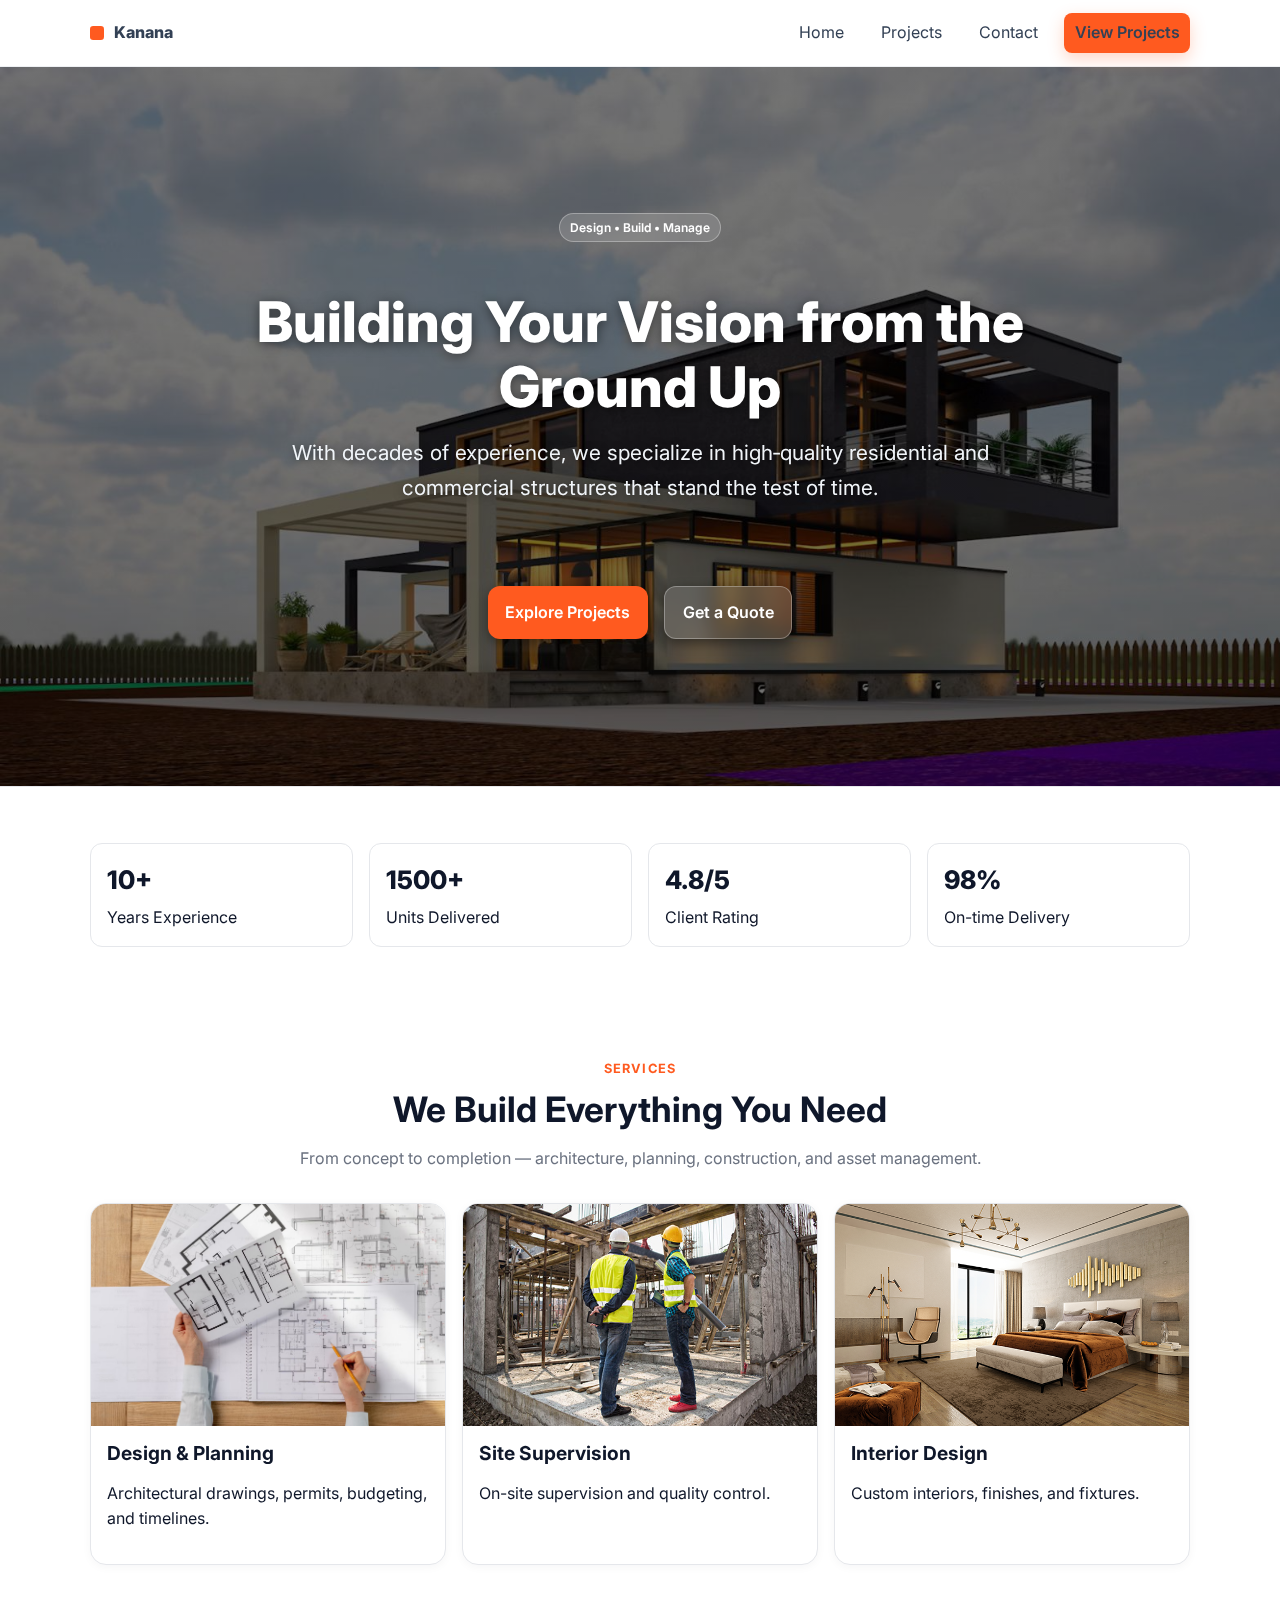
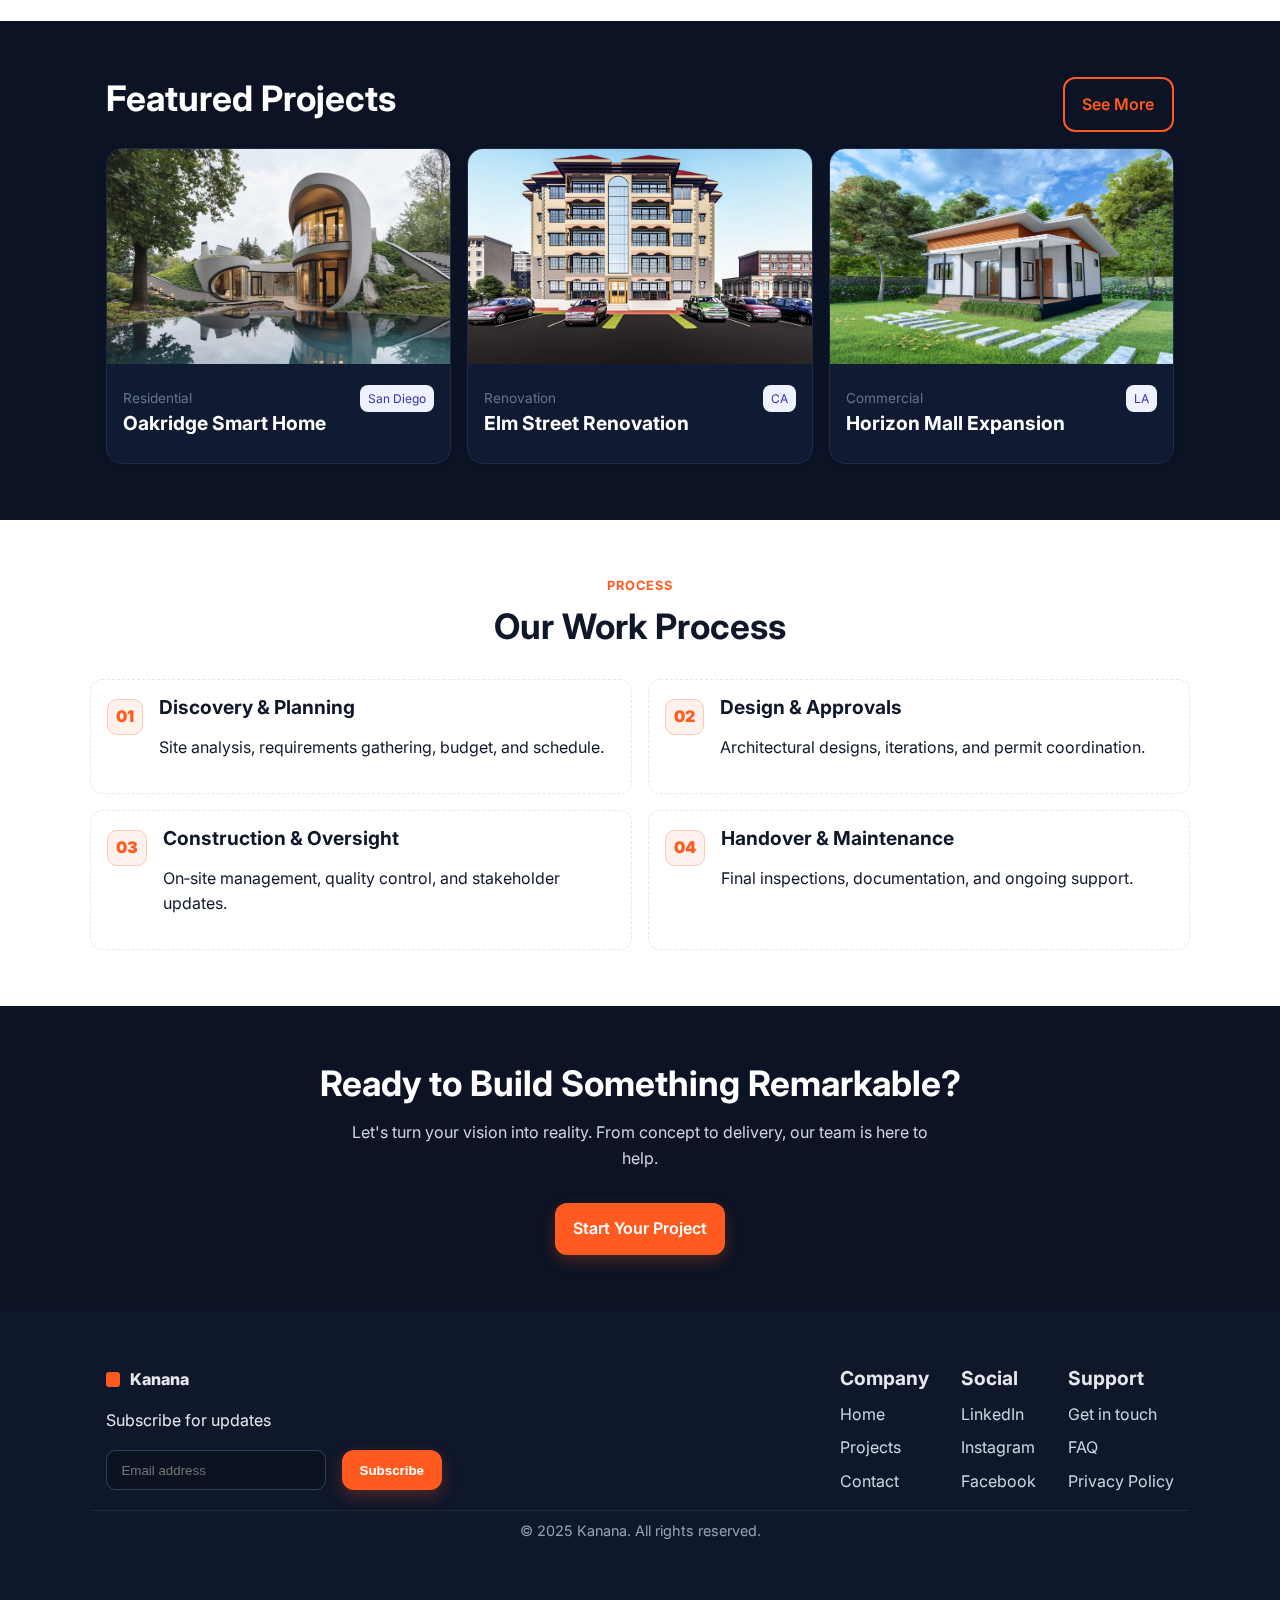
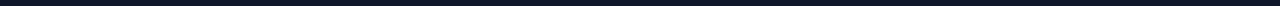
<file: index.html>
<!DOCTYPE html>
<html lang="en">
  <head>
    <meta charset="utf-8" />
    <meta name="viewport" content="width=device-width, initial-scale=1" />
    <title>Kanana — Building Your Vision</title>
    <link rel="stylesheet" href="styles.css" />
  </head>
  <body>
    <header>
      <div class="container nav">
        <a class="brand" href="index.html"
          ><span class="dot"></span><span>Kanana</span></a
        >
        <nav class="links">
          <a href="index.html">Home</a>
          <a href="projects.html">Projects</a>
          <a href="contact.html">Contact</a>
          <a class="btn" href="projects.html">View Projects</a>
        </nav>
        <button class="menu-btn" aria-label="Open Menu" onclick="toggleMenu()">
          <span></span>
          <span></span>
          <span></span>
        </button>
      </div>
      <div
        id="mobileMenu"
        class="container"
        style="display: none; padding-bottom: 0.75rem"
      >
        <div class="card" style="padding: 0.75rem">
          <a href="index.html" class="row"><span>Home</span></a>
          <a href="projects.html" class="row"><span>Projects</span></a>
          <a href="contact.html" class="row"><span>Contact</span></a>
        </div>
      </div>
    </header>

    <section class="hero">
      <div class="container inner">
        <span class="badge">Design • Build • Manage</span>
        <h1 class="mt-2">Building Your Vision from the Ground Up</h1>
        <p class="lead">
          With decades of experience, we specialize in high‑quality residential
          and commercial structures that stand the test of time.
        </p>
        <div class="cta">
          <a class="btn" href="projects.html">Explore Projects</a>
          <a class="btn secondary" href="contact.html">Get a Quote</a>
        </div>
      </div>
    </section>

    <section class="section container">
      <div class="grid grid-4">
        <div class="stat">
          <span class="big">10+</span><span>Years Experience</span>
        </div>
        <div class="stat">
          <span class="big">1500+</span><span>Units Delivered</span>
        </div>
        <div class="stat">
          <span class="big">4.8/5</span><span>Client Rating</span>
        </div>
        <div class="stat">
          <span class="big">98%</span><span>On-time Delivery</span>
        </div>
      </div>
    </section>

    <section id="services" class="section container">
      <div class="text-center">
        <span class="kicker">Services</span>
        <h2>We Build Everything You Need</h2>
        <p class="lead">
          From concept to completion — architecture, planning, construction, and
          asset management.
        </p>
      </div>
      <div class="grid grid-3 mt-4">
        <div class="card project-card">
          <img src="images/Structural drawings.jpg" alt="Service" />
          <div class="content">
            <h3>Design & Planning</h3>
            <p>Architectural drawings, permits, budgeting, and timelines.</p>
          </div>
        </div>
        <div class="card project-card">
          <img src="images/site-supervision.jpg" alt="Service" />
          <div class="content">
            <h3>Site Supervision</h3>
            <p>On-site supervision and quality control.</p>
          </div>
        </div>
        <div class="card project-card">
          <img src="images/interir design.png" alt="Service" />
          <div class="content">
            <h3>Interior Design</h3>
            <p>Custom interiors, finishes, and fixtures.</p>
          </div>
        </div>
      </div>
    </section>

    <section class="section dark">
      <div class="container">
        <div
          class="row"
          style="justify-content: space-between; align-items: center"
        >
          <h2>Featured Projects</h2>
          <a class="btn secondary" href="projects.html">See More</a>
        </div>
        <div class="grid grid-3 mt-4">
          <a href="project.html" class="card dark project-card">
            <img src="images/house 1.jpg" />
            <div class="content">
              <div class="project-meta">
                <span>Residential</span><span class="tag">San Diego</span>
              </div>
              <h3>Oakridge Smart Home</h3>
            </div>
          </a>
          <a href="project.html" class="card dark project-card">
            <img src="images/house 2.jpg" alt="Elm Street Renovation" />
            <div class="content">
              <div class="project-meta">
                <span>Renovation</span><span class="tag">CA</span>
              </div>
              <h3>Elm Street Renovation</h3>
            </div>
          </a>
          <a href="project.html" class="card dark project-card">
            <img src="images/house 3.jpg" />
            <div class="content">
              <div class="project-meta">
                <span>Commercial</span><span class="tag">LA</span>
              </div>
              <h3>Horizon Mall Expansion</h3>
            </div>
          </a>
        </div>
      </div>
    </section>

    <section class="section container">
      <div class="text-center">
        <span class="kicker">Process</span>
        <h2>Our Work Process</h2>
      </div>
      <div class="steps grid grid-2 mt-4">
        <div class="step">
          <div>
            <h3>Discovery & Planning</h3>
            <p>Site analysis, requirements gathering, budget, and schedule.</p>
          </div>
        </div>
        <div class="step">
          <div>
            <h3>Design & Approvals</h3>
            <p>Architectural designs, iterations, and permit coordination.</p>
          </div>
        </div>
        <div class="step">
          <div>
            <h3>Construction & Oversight</h3>
            <p>On‑site management, quality control, and stakeholder updates.</p>
          </div>
        </div>
        <div class="step">
          <div>
            <h3>Handover & Maintenance</h3>
            <p>Final inspections, documentation, and ongoing support.</p>
          </div>
        </div>
      </div>
    </section>

    <section class="section dark">
      <div class="container center">
        <h2>Ready to Build Something Remarkable?</h2>
        <p class="lead">
          Let's turn your vision into reality. From concept to delivery, our
          team is here to help.
        </p>
        <a class="btn mt-4" href="contact.html">Start Your Project</a>
      </div>
    </section>

    <footer class="section">
      <div class="container grid">
        <div>
          <div class="brand"><span class="dot"></span><span>Kanana</span></div>
          <p class="mt-4">Subscribe for updates</p>
          <form
            class="row mt-2"
            onsubmit="event.preventDefault(); alert('Thanks for subscribing!')"
          >
            <input
              type="email"
              placeholder="Email address"
              required
              style="
                padding: 0.7rem 0.9rem;
                border: 1px solid #334155;
                border-radius: 0.6rem;
                min-width: 220px;
                background: #0b1220;
                color: #e2e8f0;
              "
            />
            <button class="btn" type="submit">Subscribe</button>
          </form>
        </div>
        <div>
          <h3>Company</h3>
          <div class="stack mt-2">
            <a href="index.html">Home</a>
            <a href="projects.html">Projects</a>
            <a href="contact.html">Contact</a>
          </div>
        </div>
        <div>
          <h3>Social</h3>
          <div class="stack mt-2">
            <a href="#">LinkedIn</a>
            <a href="#">Instagram</a>
            <a href="#">Facebook</a>
          </div>
        </div>
        <div>
          <h3>Support</h3>
          <div class="stack mt-2">
            <a href="contact.html">Get in touch</a>
            <a href="#">FAQ</a>
            <a href="#">Privacy Policy</a>
          </div>
        </div>
      </div>
      <div class="container subfooter">© 2025 Kanana. All rights reserved.</div>
    </footer>
    <script src="script.js"></script>
  </body>
</html>
</file>
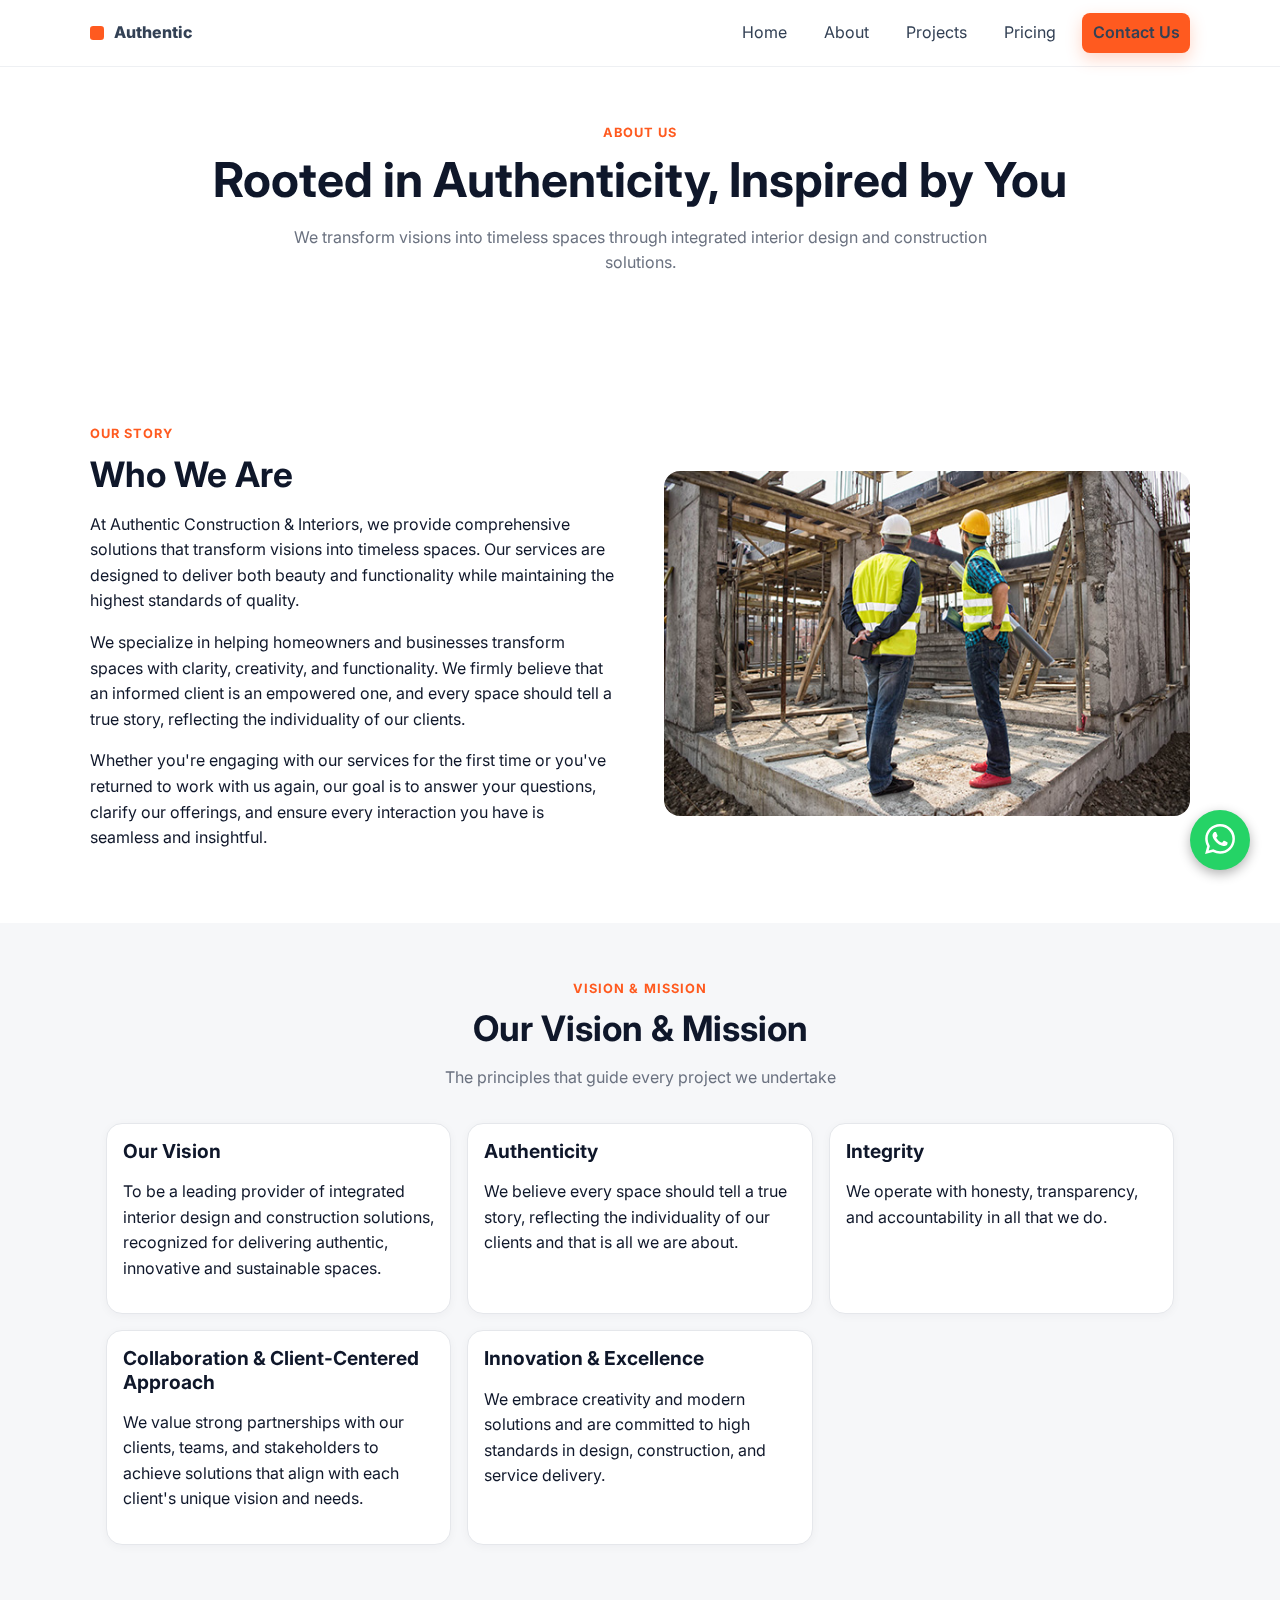
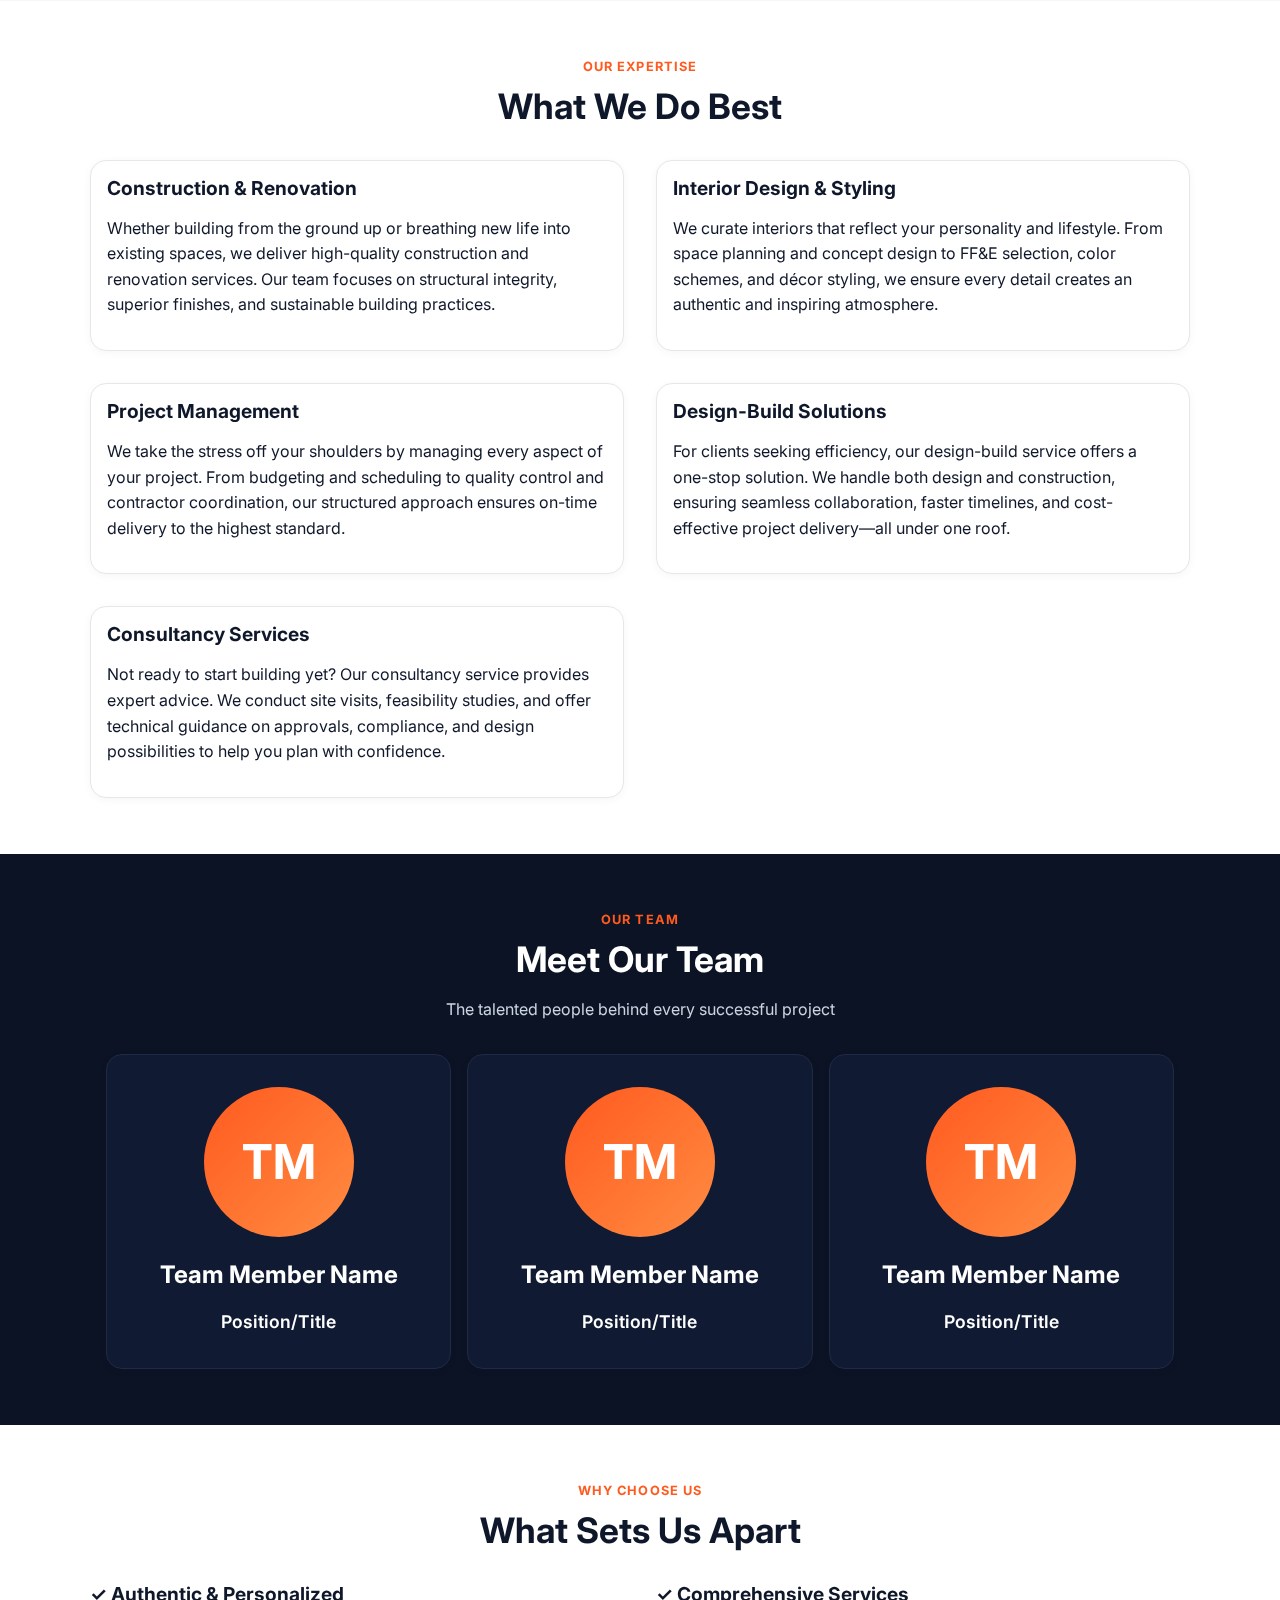
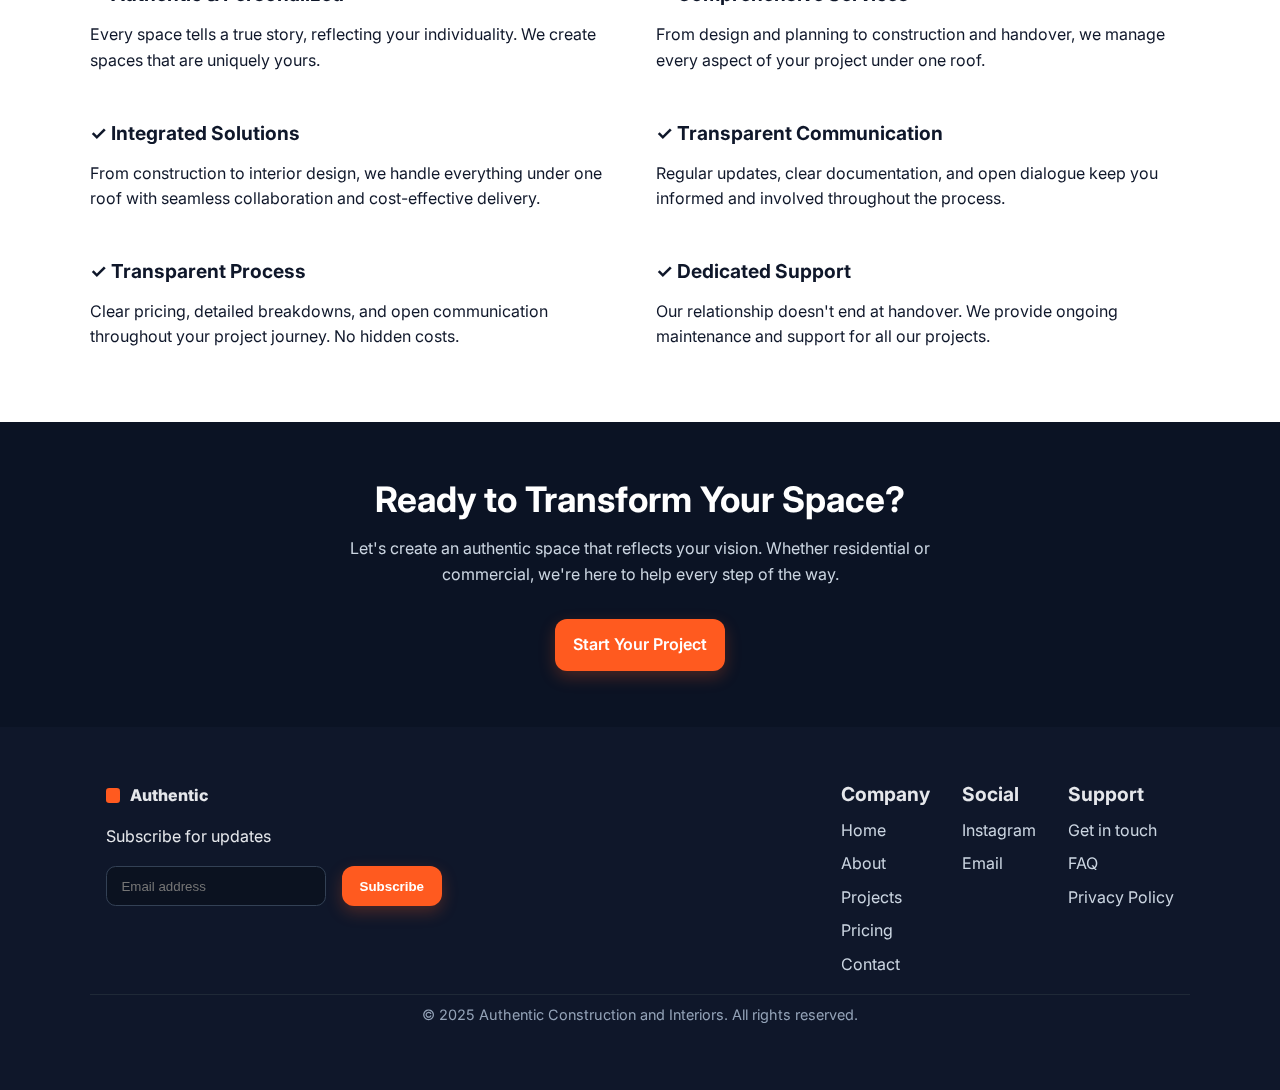
<file: about.html>
<!DOCTYPE html>
<html lang="en">
  <head>
    <meta charset="utf-8" />
    <meta name="viewport" content="width=device-width, initial-scale=1" />
    <meta
      name="description"
      content="Learn about Authentic Construction and Interiors - delivering authentic, innovative and sustainable spaces. Our mission is to transform visions into timeless spaces."
    />
    <meta
      name="keywords"
      content="about Authentic, construction company, interior design, building expertise, construction values, Kenya contractors, Nairobi"
    />
    <meta name="author" content="Authentic Construction and Interiors" />
    <meta name="theme-color" content="#ff5a1f" />

    <!-- Open Graph / Facebook -->
    <meta property="og:type" content="website" />
    <meta
      property="og:url"
      content="https://authenticcompanies.com/about.html"
    />
    <meta
      property="og:title"
      content="About Us — Authentic Construction and Interiors"
    />
    <meta
      property="og:description"
      content="We specialize in helping homeowners and businesses transform spaces with clarity, creativity, and functionality. Learn about our vision and values."
    />
    <meta
      property="og:image"
      content="https://authenticcompanies.com/images/projects-background.jpg"
    />

    <!-- Twitter -->
    <meta property="twitter:card" content="summary_large_image" />
    <meta
      property="twitter:url"
      content="https://authenticcompanies.com/about.html"
    />
    <meta
      property="twitter:title"
      content="About Us — Authentic Construction and Interiors"
    />
    <meta
      property="twitter:description"
      content="We specialize in helping homeowners and businesses transform spaces with clarity, creativity, and functionality. Learn about our vision and values."
    />
    <meta
      property="twitter:image"
      content="https://authenticcompanies.com/images/projects-background.jpg"
    />

    <title>About Us — Authentic Construction and Interiors</title>
    <link rel="stylesheet" href="styles.css" />
    <link rel="canonical" href="https://authenticcompanies.com/about.html" />
  </head>
  <body>
    <header>
      <div class="container nav">
        <a class="brand" href="index.html"
          ><span class="dot"></span><span>Authentic</span></a
        >
        <nav class="links">
          <a href="index.html">Home</a>
          <a href="about.html">About</a>
          <a href="projects.html">Projects</a>
          <a href="pricing.html">Pricing</a>
          <a class="btn" href="contact.html">Contact Us</a>
        </nav>
        <button
          class="menu-btn"
          aria-label="Open Menu"
          aria-expanded="false"
          onclick="toggleMenu()"
        >
          <span></span>
          <span></span>
          <span></span>
        </button>
      </div>
      <div
        id="mobileMenu"
        class="container"
        style="display: none; padding-bottom: 0.75rem"
      >
        <div class="card" style="padding: 0.75rem">
          <a href="index.html" class="row"><span>Home</span></a>
          <a href="about.html" class="row"><span>About</span></a>
          <a href="projects.html" class="row"><span>Projects</span></a>
          <a href="pricing.html" class="row"><span>Pricing</span></a>
          <a href="contact.html" class="row"><span>Contact</span></a>
        </div>
      </div>
    </header>

    <section class="section projects-hero">
      <div class="container">
        <div class="text-center">
          <span class="kicker">About Us</span>
          <h1>Rooted in Authenticity, Inspired by You</h1>
          <p class="lead">
            We transform visions into timeless spaces through integrated
            interior design and construction solutions.
          </p>
        </div>
      </div>
    </section>

    <section class="section container">
      <div class="grid grid-2" style="gap: 3rem; align-items: center">
        <div class="animate-on-scroll" data-animation="slide-in-left">
          <span class="kicker">Our Story</span>
          <h2 class="mt-2">Who We Are</h2>
          <p class="mt-3">
            At Authentic Construction & Interiors, we provide comprehensive
            solutions that transform visions into timeless spaces. Our services
            are designed to deliver both beauty and functionality while
            maintaining the highest standards of quality.
          </p>
          <p class="mt-3">
            We specialize in helping homeowners and businesses transform spaces
            with clarity, creativity, and functionality. We firmly believe that
            an informed client is an empowered one, and every space should tell
            a true story, reflecting the individuality of our clients.
          </p>
          <p class="mt-3">
            Whether you're engaging with our services for the first time or
            you've returned to work with us again, our goal is to answer your
            questions, clarify our offerings, and ensure every interaction you
            have is seamless and insightful.
          </p>
        </div>
        <div class="animate-on-scroll" data-animation="slide-in-right">
          <img
            src="images/site-supervision.jpg"
            alt="Construction site"
            style="border-radius: 1rem; width: 100%"
          />
        </div>
      </div>
    </section>

    <section class="section alt">
      <div class="container">
        <div class="text-center">
          <span class="kicker">Vision & Mission</span>
          <h2>Our Vision & Mission</h2>
          <p class="lead">
            The principles that guide every project we undertake
          </p>
        </div>
        <div class="grid grid-3 mt-4 stagger-animation">
          <div class="card animate-on-scroll" data-animation="fade-in-up">
            <div class="content">
              <h3>Our Vision</h3>
              <p>
                To be a leading provider of integrated interior design and
                construction solutions, recognized for delivering authentic,
                innovative and sustainable spaces.
              </p>
            </div>
          </div>
          <div class="card animate-on-scroll" data-animation="fade-in-up">
            <div class="content">
              <h3>Authenticity</h3>
              <p>
                We believe every space should tell a true story, reflecting the
                individuality of our clients and that is all we are about.
              </p>
            </div>
          </div>
          <div class="card animate-on-scroll" data-animation="fade-in-up">
            <div class="content">
              <h3>Integrity</h3>
              <p>
                We operate with honesty, transparency, and accountability in all
                that we do.
              </p>
            </div>
          </div>
          <div class="card animate-on-scroll" data-animation="fade-in-up">
            <div class="content">
              <h3>Collaboration & Client-Centered Approach</h3>
              <p>
                We value strong partnerships with our clients, teams, and
                stakeholders to achieve solutions that align with each client's
                unique vision and needs.
              </p>
            </div>
          </div>
          <div class="card animate-on-scroll" data-animation="fade-in-up">
            <div class="content">
              <h3>Innovation & Excellence</h3>
              <p>
                We embrace creativity and modern solutions and are committed to
                high standards in design, construction, and service delivery.
              </p>
            </div>
          </div>
        </div>
      </div>
    </section>

    <section class="section container">
      <div class="text-center">
        <span class="kicker">Our Expertise</span>
        <h2>What We Do Best</h2>
      </div>
      <div class="grid grid-2 mt-4" style="gap: 2rem">
        <div class="card animate-on-scroll" data-animation="fade-in-up">
          <div class="content">
            <h3>Construction & Renovation</h3>
            <p>
              Whether building from the ground up or breathing new life into
              existing spaces, we deliver high-quality construction and
              renovation services. Our team focuses on structural integrity,
              superior finishes, and sustainable building practices.
            </p>
          </div>
        </div>
        <div class="card animate-on-scroll" data-animation="fade-in-up">
          <div class="content">
            <h3>Interior Design & Styling</h3>
            <p>
              We curate interiors that reflect your personality and lifestyle.
              From space planning and concept design to FF&E selection, color
              schemes, and décor styling, we ensure every detail creates an
              authentic and inspiring atmosphere.
            </p>
          </div>
        </div>
        <div class="card animate-on-scroll" data-animation="fade-in-up">
          <div class="content">
            <h3>Project Management</h3>
            <p>
              We take the stress off your shoulders by managing every aspect of
              your project. From budgeting and scheduling to quality control and
              contractor coordination, our structured approach ensures on-time
              delivery to the highest standard.
            </p>
          </div>
        </div>
        <div class="card animate-on-scroll" data-animation="fade-in-up">
          <div class="content">
            <h3>Design-Build Solutions</h3>
            <p>
              For clients seeking efficiency, our design-build service offers a
              one-stop solution. We handle both design and construction,
              ensuring seamless collaboration, faster timelines, and
              cost-effective project delivery—all under one roof.
            </p>
          </div>
        </div>
        <div class="card animate-on-scroll" data-animation="fade-in-up">
          <div class="content">
            <h3>Consultancy Services</h3>
            <p>
              Not ready to start building yet? Our consultancy service provides
              expert advice. We conduct site visits, feasibility studies, and
              offer technical guidance on approvals, compliance, and design
              possibilities to help you plan with confidence.
            </p>
          </div>
        </div>
      </div>
    </section>

    <section class="section dark">
      <div class="container">
        <div class="text-center">
          <span class="kicker">Our Team</span>
          <h2>Meet Our Team</h2>
          <p class="lead">
            The talented people behind every successful project
          </p>
        </div>

        <!-- Team Grid -->
        <div class="grid grid-3 mt-4 stagger-animation">
          <!-- Team Member 1 -->
          <div class="animate-on-scroll" data-animation="fade-in-up">
            <div class="card dark">
              <div style="text-align: center; padding: 2rem">
                <div
                  style="
                    width: 150px;
                    height: 150px;
                    background: linear-gradient(
                      135deg,
                      #ff5a1f 0%,
                      #ff8c42 100%
                    );
                    border-radius: 50%;
                    margin: 0 auto 1.5rem;
                    display: flex;
                    align-items: center;
                    justify-content: center;
                    font-size: 3rem;
                    font-weight: 700;
                    color: white;
                  "
                >
                  TM
                </div>
                <h3 style="margin-bottom: 0.5rem; font-size: 1.5rem">
                  Team Member Name
                </h3>
                <p
                  style="
                    color: var(--primary);
                    font-weight: 600;
                    margin-bottom: 0;
                    font-size: 1.1rem;
                  "
                >
                  Position/Title
                </p>
              </div>
            </div>
          </div>

          <!-- Team Member 2 -->
          <div class="animate-on-scroll" data-animation="fade-in-up">
            <div class="card dark">
              <div style="text-align: center; padding: 2rem">
                <div
                  style="
                    width: 150px;
                    height: 150px;
                    background: linear-gradient(
                      135deg,
                      #ff5a1f 0%,
                      #ff8c42 100%
                    );
                    border-radius: 50%;
                    margin: 0 auto 1.5rem;
                    display: flex;
                    align-items: center;
                    justify-content: center;
                    font-size: 3rem;
                    font-weight: 700;
                    color: white;
                  "
                >
                  TM
                </div>
                <h3 style="margin-bottom: 0.5rem; font-size: 1.5rem">
                  Team Member Name
                </h3>
                <p
                  style="
                    color: var(--primary);
                    font-weight: 600;
                    margin-bottom: 0;
                    font-size: 1.1rem;
                  "
                >
                  Position/Title
                </p>
              </div>
            </div>
          </div>

          <!-- Team Member 3 -->
          <div class="animate-on-scroll" data-animation="fade-in-up">
            <div class="card dark">
              <div style="text-align: center; padding: 2rem">
                <div
                  style="
                    width: 150px;
                    height: 150px;
                    background: linear-gradient(
                      135deg,
                      #ff5a1f 0%,
                      #ff8c42 100%
                    );
                    border-radius: 50%;
                    margin: 0 auto 1.5rem;
                    display: flex;
                    align-items: center;
                    justify-content: center;
                    font-size: 3rem;
                    font-weight: 700;
                    color: white;
                  "
                >
                  TM
                </div>
                <h3 style="margin-bottom: 0.5rem; font-size: 1.5rem">
                  Team Member Name
                </h3>
                <p
                  style="
                    color: var(--primary);
                    font-weight: 600;
                    margin-bottom: 0;
                    font-size: 1.1rem;
                  "
                >
                  Position/Title
                </p>
              </div>
            </div>
          </div>
        </div>
      </div>

    </section>

    <section class="section container">
      <div class="text-center">
        <span class="kicker">Why Choose Us</span>
        <h2>What Sets Us Apart</h2>
      </div>
      <div class="grid grid-2 mt-4" style="gap: 2rem">
        <div>
          <h3>✓ Authentic & Personalized</h3>
          <p>
            Every space tells a true story, reflecting your individuality. We
            create spaces that are uniquely yours.
          </p>
        </div>
        <div>
          <h3>✓ Comprehensive Services</h3>
          <p>
            From design and planning to construction and handover, we manage
            every aspect of your project under one roof.
          </p>
        </div>
        <div>
          <h3>✓ Integrated Solutions</h3>
          <p>
            From construction to interior design, we handle everything under one
            roof with seamless collaboration and cost-effective delivery.
          </p>
        </div>
        <div>
          <h3>✓ Transparent Communication</h3>
          <p>
            Regular updates, clear documentation, and open dialogue keep you
            informed and involved throughout the process.
          </p>
        </div>
        <div>
          <h3>✓ Transparent Process</h3>
          <p>
            Clear pricing, detailed breakdowns, and open communication
            throughout your project journey. No hidden costs.
          </p>
        </div>
        <div>
          <h3>✓ Dedicated Support</h3>
          <p>
            Our relationship doesn't end at handover. We provide ongoing
            maintenance and support for all our projects.
          </p>
        </div>
      </div>
    </section>

    <section class="section dark">
      <div class="container center">
        <h2>Ready to Transform Your Space?</h2>
        <p class="lead">
          Let's create an authentic space that reflects your vision. Whether
          residential or commercial, we're here to help every step of the way.
        </p>
        <a class="btn mt-4" href="contact.html">Start Your Project</a>
      </div>
    </section>

    <footer class="section">
      <div class="container grid">
        <div>
          <div class="brand">
            <span class="dot"></span><span>Authentic</span>
          </div>
          <p class="mt-4">Subscribe for updates</p>
          <form
            class="row mt-2"
            onsubmit="event.preventDefault(); alert('Thanks for subscribing!')"
          >
            <input
              type="email"
              placeholder="Email address"
              required
              style="
                padding: 0.7rem 0.9rem;
                border: 1px solid #334155;
                border-radius: 0.6rem;
                min-width: 220px;
                background: #0b1220;
                color: #e2e8f0;
              "
            />
            <button class="btn" type="submit">Subscribe</button>
          </form>
        </div>
        <div>
          <h3>Company</h3>
          <div class="stack mt-2">
            <a href="index.html">Home</a>
            <a href="about.html">About</a>
            <a href="projects.html">Projects</a>
            <a href="pricing.html">Pricing</a>
            <a href="contact.html">Contact</a>
          </div>
        </div>
        <div>
          <h3>Social</h3>
          <div class="stack mt-2">
            <a href="https://instagram.com/authenticinteriors" target="_blank"
              >Instagram</a
            >
            <a href="mailto:authenticcompanies@gmail.com">Email</a>
          </div>
        </div>
        <div>
          <h3>Support</h3>
          <div class="stack mt-2">
            <a href="contact.html">Get in touch</a>
            <a href="#">FAQ</a>
            <a href="#">Privacy Policy</a>
          </div>
        </div>
      </div>
      <div class="container subfooter">
        © 2025 Authentic Construction and Interiors. All rights reserved.
      </div>
    </footer>

    <!-- Floating WhatsApp Button -->
    <a
      href="https://wa.me/254758405988"
      target="_blank"
      class="whatsapp-float"
      style="
        position: fixed;
        width: 60px;
        height: 60px;
        bottom: 30px;
        right: 30px;
        background-color: #25d366;
        color: white;
        border-radius: 50px;
        text-align: center;
        font-size: 30px;
        box-shadow: 0 4px 12px rgba(0, 0, 0, 0.3);
        z-index: 1000;
        display: flex;
        align-items: center;
        justify-content: center;
        transition: all 0.3s ease;
        text-decoration: none;
      "
      onmouseover="this.style.transform='scale(1.1)'"
      onmouseout="this.style.transform='scale(1)'"
    >
      <svg
        width="30"
        height="30"
        viewBox="0 0 24 24"
        fill="currentColor"
        style="margin-top: -2px"
      >
        <path
          d="M17.472 14.382c-.297-.149-1.758-.867-2.03-.967-.273-.099-.471-.149-.67.15-.197.297-.767.966-.94 1.164-.173.199-.347.223-.644.074-.297-.149-1.255-.462-2.39-1.475-.883-.788-1.48-1.761-1.653-2.059-.173-.297-.018-.458.13-.606.134-.133.297-.347.446-.521.151-.172.2-.296.3-.495.099-.198.05-.372-.025-.521-.075-.148-.669-1.611-.916-2.206-.242-.579-.487-.501-.669-.51l-.57-.01c-.198 0-.52.074-.792.372s-1.04 1.016-1.04 2.479 1.065 2.876 1.213 3.074c.149.198 2.095 3.2 5.076 4.487.709.306 1.263.489 1.694.626.712.226 1.36.194 1.872.118.571-.085 1.758-.719 2.006-1.413.248-.695.248-1.29.173-1.414-.074-.123-.272-.198-.57-.347m-5.421 7.403h-.004a9.87 9.87 0 01-5.031-1.378l-.361-.214-3.741.982.998-3.648-.235-.374a9.86 9.86 0 01-1.51-5.26c.001-5.45 4.436-9.884 9.888-9.884 2.64 0 5.122 1.03 6.988 2.898a9.825 9.825 0 012.893 6.994c-.003 5.45-4.437 9.884-9.885 9.884m8.413-18.297A11.815 11.815 0 0012.05 0C5.495 0 .16 5.335.157 11.892c0 2.096.547 4.142 1.588 5.945L.057 24l6.305-1.654a11.882 11.882 0 005.683 1.448h.005c6.554 0 11.89-5.335 11.893-11.893a11.821 11.821 0 00-3.48-8.413Z"
        />
      </svg>
      <span
        style="
          position: absolute;
          right: 70px;
          background-color: #333;
          color: white;
          padding: 8px 12px;
          border-radius: 6px;
          font-size: 14px;
          white-space: nowrap;
          opacity: 0;
          visibility: hidden;
          transition: all 0.3s ease;
          font-family: inherit;
        "
        >WhatsApp Us</span
      >
    </a>

    <style>
      .whatsapp-float:hover span {
        opacity: 1;
        visibility: visible;
      }
    </style>

    <script src="script.js"></script>
  </body>
</html>
</file>
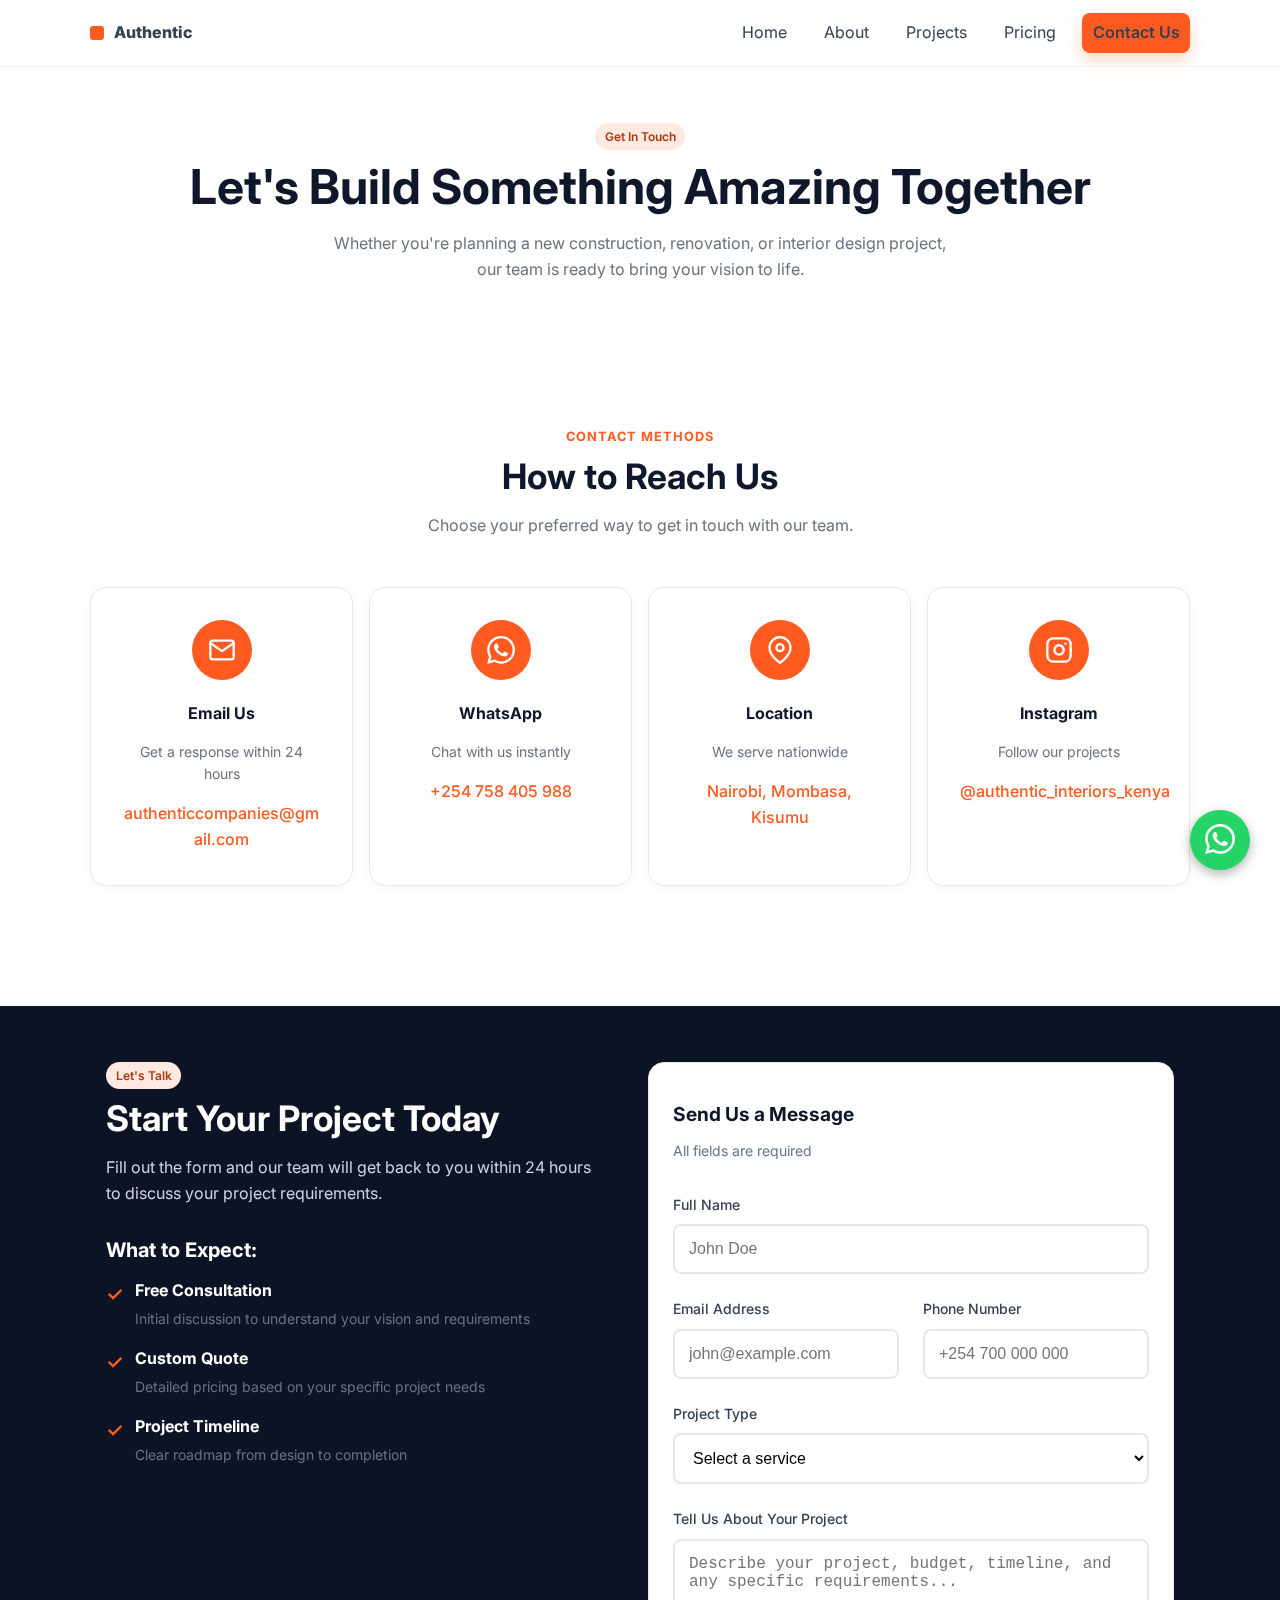
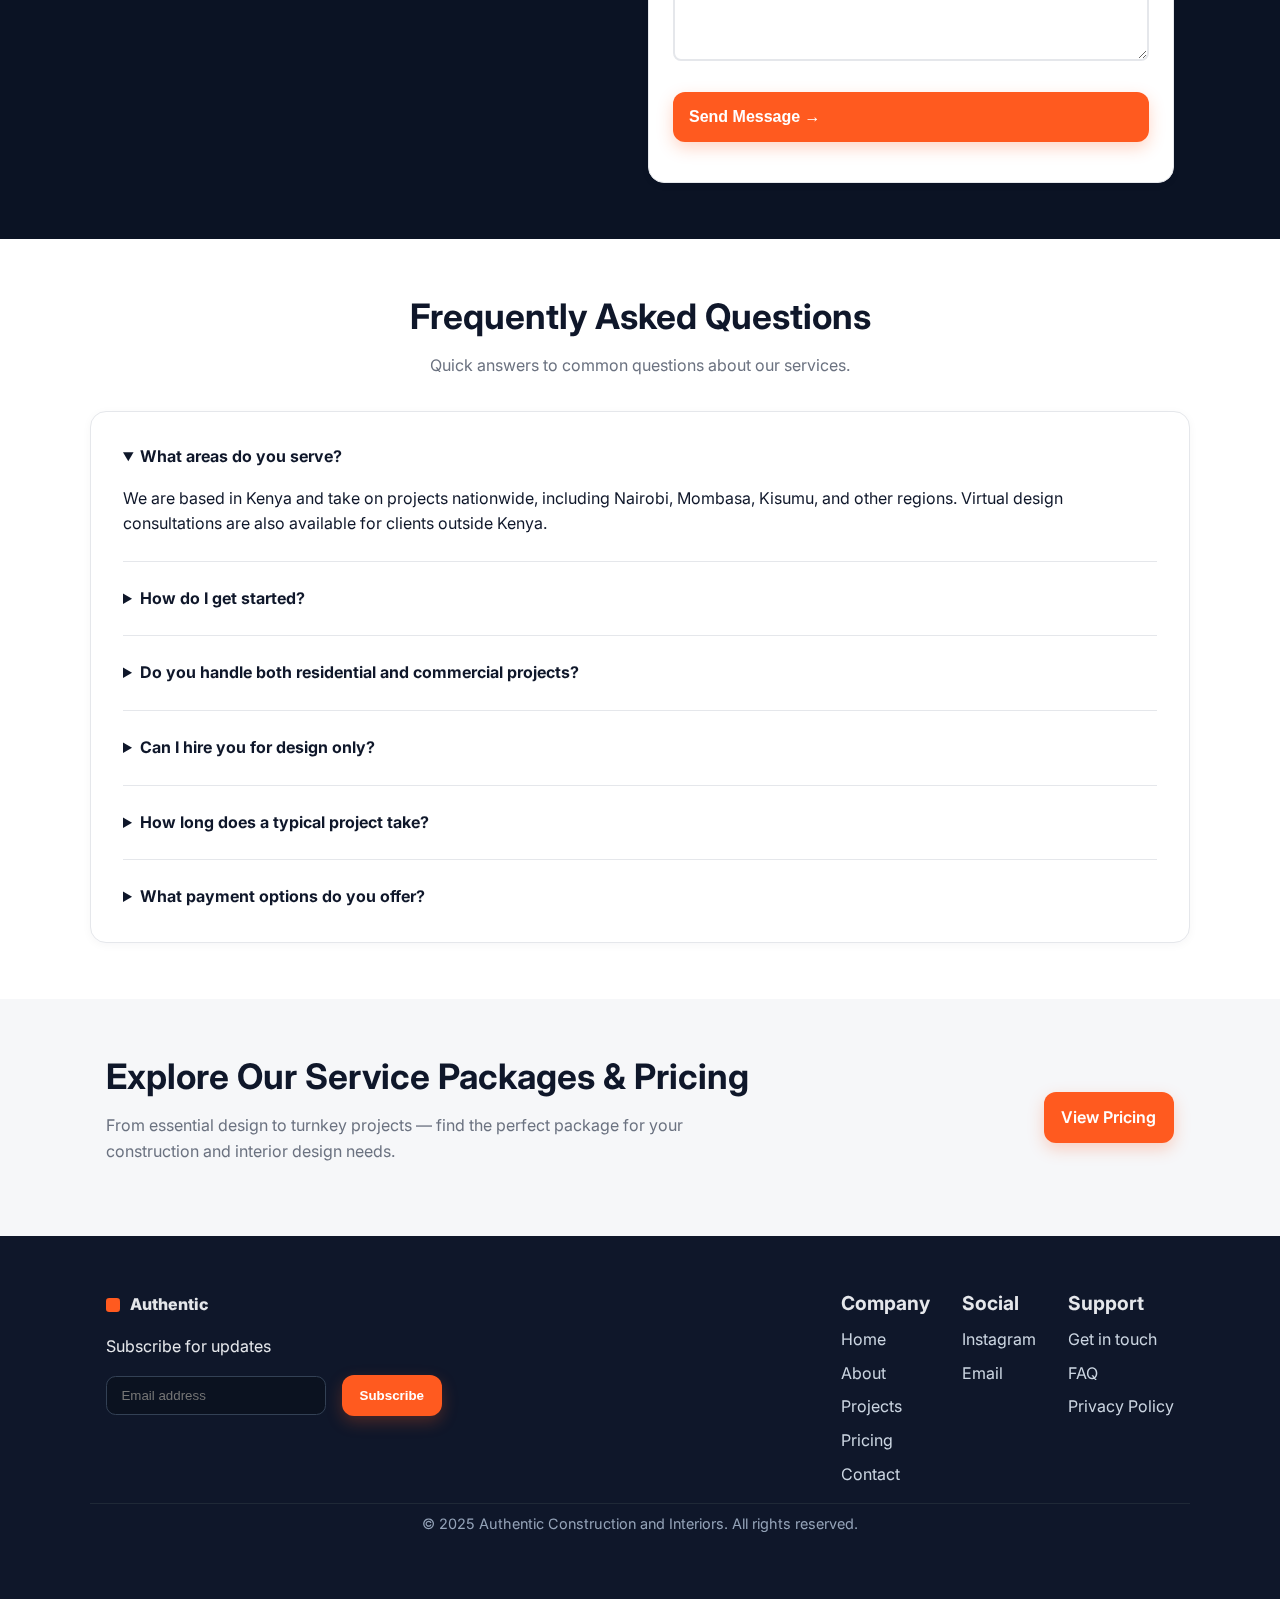
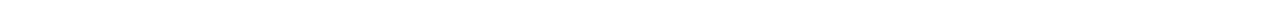
<file: contact.html>
<!DOCTYPE html>
<html lang="en">
  <head>
    <meta charset="utf-8" />
    <meta name="viewport" content="width=device-width, initial-scale=1" />
    <meta
      name="description"
      content="Contact Authentic Construction and Interiors for your next project. Book a consultation for construction and interior design services. Email authenticcompanies@gmail.com or follow us on Instagram."
    />
    <meta
      name="keywords"
      content="contact construction company, free consultation, interior design quote, Kenya contractors, Nairobi, building inquiry"
    />
    <meta name="author" content="Authentic Construction and Interiors" />
    <meta name="theme-color" content="#ff5a1f" />

    <!-- Open Graph / Facebook -->
    <meta property="og:type" content="website" />
    <meta
      property="og:url"
      content="https://authenticcompanies.com/contact.html"
    />
    <meta property="og:title" content="Contact Us — Authentic Construction and Interiors" />
    <meta
      property="og:description"
      content="Ready to transform your space? Book a consultation at AUTHENTICCOMPANIES.COM or email authenticcompanies@gmail.com"
    />
    <meta
      property="og:image"
      content="https://authenticcompanies.com/images/hero.jpeg"
    />

    <!-- Twitter -->
    <meta property="twitter:card" content="summary_large_image" />
    <meta
      property="twitter:url"
      content="https://authenticcompanies.com/contact.html"
    />
    <meta property="twitter:title" content="Contact Us — Authentic Construction and Interiors" />
    <meta
      property="twitter:description"
      content="Ready to transform your space? Book a consultation at AUTHENTICCOMPANIES.COM or email authenticcompanies@gmail.com"
    />
    <meta
      property="twitter:image"
      content="https://authenticcompanies.com/images/hero.jpeg"
    />

    <title>Contact — Authentic Construction and Interiors</title>
    <link rel="stylesheet" href="styles.css" />
    <link rel="canonical" href="https://authenticcompanies.com/contact.html" />
  </head>
  <body>
    <header>
      <div class="container nav">
        <a class="brand" href="index.html"
          ><span class="dot"></span><span>Authentic</span></a
        >
        <nav class="links">
          <a href="index.html">Home</a>
          <a href="about.html">About</a>
          <a href="projects.html">Projects</a>
          <a href="pricing.html">Pricing</a>
          <a class="btn" href="contact.html">Contact Us</a>
        </nav>
        <button
          class="menu-btn"
          aria-label="Open Menu"
          aria-expanded="false"
          onclick="toggleMenu()"
        >
          <span></span>
          <span></span>
          <span></span>
        </button>
      </div>
      <div
        id="mobileMenu"
        class="container"
        style="display: none; padding-bottom: 0.75rem"
      >
        <div class="card" style="padding: 0.75rem">
          <a href="index.html" class="row"><span>Home</span></a>
          <a href="about.html" class="row"><span>About</span></a>
          <a href="projects.html" class="row"><span>Projects</span></a>
          <a href="pricing.html" class="row"><span>Pricing</span></a>
          <a href="contact.html" class="row"><span>Contact</span></a>
        </div>
      </div>
    </header>

    <section class="section projects-hero">
      <div class="container">
        <div class="text-center">
        <span class="badge">Get In Touch</span>
        <h1 class="mt-2">Let's Build Something Amazing Together</h1>
        <p class="lead">
          Whether you're planning a new construction, renovation, or interior design project,<br>
          our team is ready to bring your vision to life.
        </p>
        </div>
      </div>
    </section>


    <section class="section container">
      <div class="text-center" style="margin-bottom: 3rem">
        <span class="kicker">Contact Methods</span>
        <h2>How to Reach Us</h2>
        <p class="lead">Choose your preferred way to get in touch with our team.</p>
      </div>

      <div class="grid grid-4 stagger-animation" style="margin-bottom: 4rem">
        <div class="card animate-on-scroll" data-animation="fade-in-up" style="padding: 2rem; text-align: center">
          <div style="width: 60px; height: 60px; background: var(--brand); border-radius: 50%; display: flex; align-items: center; justify-content: center; margin: 0 auto 1rem">
            <svg width="28" height="28" viewBox="0 0 24 24" fill="none" stroke="currentColor" stroke-width="2" stroke-linecap="round" stroke-linejoin="round" style="color: white;">
              <path d="M4 4h16c1.1 0 2 .9 2 2v12c0 1.1-.9 2-2 2H4c-1.1 0-2-.9-2-2V6c0-1.1.9-2 2-2z"></path>
              <polyline points="22,6 12,13 2,6"></polyline>
            </svg>
          </div>
          <h4 style="margin-bottom: 0.5rem">Email Us</h4>
          <p style="color: var(--muted); font-size: 0.875rem; margin-bottom: 1rem">Get a response within 24 hours</p>
          <a href="mailto:authenticcompanies@gmail.com" style="color: var(--brand); font-weight: 500; word-break: break-all">authenticcompanies@gmail.com</a>
        </div>

        <div class="card animate-on-scroll" data-animation="fade-in-up" style="padding: 2rem; text-align: center">
          <div style="width: 60px; height: 60px; background: var(--brand); border-radius: 50%; display: flex; align-items: center; justify-content: center; margin: 0 auto 1rem">
            <svg width="28" height="28" viewBox="0 0 24 24" fill="currentColor" style="color: white;">
              <path d="M17.472 14.382c-.297-.149-1.758-.867-2.03-.967-.273-.099-.471-.149-.67.15-.197.297-.767.966-.94 1.164-.173.199-.347.223-.644.074-.297-.149-1.255-.462-2.39-1.475-.883-.788-1.48-1.761-1.653-2.059-.173-.297-.018-.458.13-.606.134-.133.297-.347.446-.521.151-.172.2-.296.3-.495.099-.198.05-.372-.025-.521-.075-.148-.669-1.611-.916-2.206-.242-.579-.487-.501-.669-.51l-.57-.01c-.198 0-.52.074-.792.372s-1.04 1.016-1.04 2.479 1.065 2.876 1.213 3.074c.149.198 2.095 3.2 5.076 4.487.709.306 1.263.489 1.694.626.712.226 1.36.194 1.872.118.571-.085 1.758-.719 2.006-1.413.248-.695.248-1.29.173-1.414-.074-.123-.272-.198-.57-.347m-5.421 7.403h-.004a9.87 9.87 0 01-5.031-1.378l-.361-.214-3.741.982.998-3.648-.235-.374a9.86 9.86 0 01-1.51-5.26c.001-5.45 4.436-9.884 9.888-9.884 2.64 0 5.122 1.03 6.988 2.898a9.825 9.825 0 012.893 6.994c-.003 5.45-4.437 9.884-9.885 9.884m8.413-18.297A11.815 11.815 0 0012.05 0C5.495 0 .16 5.335.157 11.892c0 2.096.547 4.142 1.588 5.945L.057 24l6.305-1.654a11.882 11.882 0 005.683 1.448h.005c6.554 0 11.89-5.335 11.893-11.893a11.821 11.821 0 00-3.48-8.413Z"/>
            </svg>
          </div>
          <h4 style="margin-bottom: 0.5rem">WhatsApp</h4>
          <p style="color: var(--muted); font-size: 0.875rem; margin-bottom: 1rem">Chat with us instantly</p>
          <a href="https://wa.me/254758405988" target="_blank" style="color: var(--brand); font-weight: 500">+254 758 405 988</a>
        </div>

        <div class="card animate-on-scroll" data-animation="fade-in-up" style="padding: 2rem; text-align: center">
          <div style="width: 60px; height: 60px; background: var(--brand); border-radius: 50%; display: flex; align-items: center; justify-content: center; margin: 0 auto 1rem">
            <svg width="28" height="28" viewBox="0 0 24 24" fill="none" stroke="currentColor" stroke-width="2" stroke-linecap="round" stroke-linejoin="round" style="color: white;">
              <path d="M21 10c0 7-9 13-9 13s-9-6-9-13a9 9 0 0 1 18 0z"></path>
              <circle cx="12" cy="10" r="3"></circle>
            </svg>
          </div>
          <h4 style="margin-bottom: 0.5rem">Location</h4>
          <p style="color: var(--muted); font-size: 0.875rem; margin-bottom: 1rem">We serve nationwide</p>
          <span style="color: var(--brand); font-weight: 500">Nairobi, Mombasa, Kisumu</span>
        </div>

        <div class="card animate-on-scroll" data-animation="fade-in-up" style="padding: 2rem; text-align: center">
          <div style="width: 60px; height: 60px; background: var(--brand); border-radius: 50%; display: flex; align-items: center; justify-content: center; margin: 0 auto 1rem">
            <svg width="28" height="28" viewBox="0 0 24 24" fill="none" stroke="currentColor" stroke-width="2" stroke-linecap="round" stroke-linejoin="round" style="color: white;">
              <rect x="2" y="2" width="20" height="20" rx="5" ry="5"></rect>
              <path d="M16 11.37A4 4 0 1 1 12.63 8 4 4 0 0 1 16 11.37z"></path>
              <line x1="17.5" y1="6.5" x2="17.51" y2="6.5"></line>
            </svg>
          </div>
          <h4 style="margin-bottom: 0.5rem">Instagram</h4>
          <p style="color: var(--muted); font-size: 0.875rem; margin-bottom: 1rem">Follow our projects</p>
          <a href="https://instagram.com/authentic_interiors_kenya" target="_blank" style="color: var(--brand); font-weight: 500">@authentic_interiors_kenya</a>
        </div>
      </div>
    </section>

    <section class="section dark">
      <div class="container">
        <div class="grid grid-2 stagger-animation">
          <div class="animate-on-scroll" data-animation="slide-in-left" style="padding-right: 2rem">
            <span class="badge">Let's Talk</span>
            <h2 class="mt-2">Start Your Project Today</h2>
            <p class="lead" style="margin-top: 1rem">
              Fill out the form and our team will get back to you within 24 hours to discuss your project requirements.
            </p>
            
            <div style="margin-top: 2rem">
              <h3 style="font-size: 1.25rem; margin-bottom: 1rem">What to Expect:</h3>
              <div class="stack" style="gap: 1rem">
                <div class="row" style="align-items: flex-start; gap: 0.75rem">
                  <span style="color: var(--brand); font-weight: 600; font-size: 1.25rem">✓</span>
                  <div>
                    <strong>Free Consultation</strong>
                    <p style="margin: 0.25rem 0 0 0; color: var(--muted); font-size: 0.875rem">Initial discussion to understand your vision and requirements</p>
                  </div>
                </div>
                <div class="row" style="align-items: flex-start; gap: 0.75rem">
                  <span style="color: var(--brand); font-weight: 600; font-size: 1.25rem">✓</span>
                  <div>
                    <strong>Custom Quote</strong>
                    <p style="margin: 0.25rem 0 0 0; color: var(--muted); font-size: 0.875rem">Detailed pricing based on your specific project needs</p>
                  </div>
                </div>
                <div class="row" style="align-items: flex-start; gap: 0.75rem">
                  <span style="color: var(--brand); font-weight: 600; font-size: 1.25rem">✓</span>
                  <div>
                    <strong>Project Timeline</strong>
                    <p style="margin: 0.25rem 0 0 0; color: var(--muted); font-size: 0.875rem">Clear roadmap from design to completion</p>
                  </div>
                </div>
              </div>
            </div>
          </div>

          <form
            class="card animate-on-scroll"
            data-animation="slide-in-right"
            style="padding: 2.5rem 1.5rem; background: white; color: #0f172a"
            onsubmit="event.preventDefault(); alert('Thank you! We will contact you within 24 hours.'); this.reset();"
          >
            <h3 style="margin-bottom: 0.5rem">Send Us a Message</h3>
            <p style="color: #64748b; font-size: 0.875rem; margin-bottom: 2rem">All fields are required</p>
            
            <div style="margin-bottom: 1.5rem">
              <label style="display: block; margin-bottom: 0.5rem; font-weight: 500; font-size: 0.875rem; color: #334155">Full Name</label>
              <input
                placeholder="John Doe"
                required
                style="
                  width: 100%;
                  padding: 0.875rem;
                  border: 2px solid #e5e7eb;
                  border-radius: 0.5rem;
                  font-size: 1rem;
                  transition: border-color 0.2s;
                "
                onfocus="this.style.borderColor='var(--brand)'"
                onblur="this.style.borderColor='#e5e7eb'"
              />
            </div>

            <div class="grid grid-2" style="gap: 1.5rem; margin-bottom: 1.5rem">
              <div>
                <label style="display: block; margin-bottom: 0.5rem; font-weight: 500; font-size: 0.875rem; color: #334155">Email Address</label>
                <input
                  placeholder="john@example.com"
                  type="email"
                  required
                  style="
                    width: 100%;
                    padding: 0.875rem;
                    border: 2px solid #e5e7eb;
                    border-radius: 0.5rem;
                    font-size: 1rem;
                    transition: border-color 0.2s;
                  "
                  onfocus="this.style.borderColor='var(--brand)'"
                  onblur="this.style.borderColor='#e5e7eb'"
                />
              </div>
              <div>
                <label style="display: block; margin-bottom: 0.5rem; font-weight: 500; font-size: 0.875rem; color: #334155">Phone Number</label>
                <input
                  placeholder="+254 700 000 000"
                  required
                  style="
                    width: 100%;
                    padding: 0.875rem;
                    border: 2px solid #e5e7eb;
                    border-radius: 0.5rem;
                    font-size: 1rem;
                    transition: border-color 0.2s;
                  "
                  onfocus="this.style.borderColor='var(--brand)'"
                  onblur="this.style.borderColor='#e5e7eb'"
                />
              </div>
            </div>

            <div style="margin-bottom: 1.5rem">
              <label style="display: block; margin-bottom: 0.5rem; font-weight: 500; font-size: 0.875rem; color: #334155">Project Type</label>
              <select
                required
                style="
                  width: 100%;
                  padding: 0.875rem;
                  border: 2px solid #e5e7eb;
                  border-radius: 0.5rem;
                  font-size: 1rem;
                  transition: border-color 0.2s;
                  background: white;
                "
                onfocus="this.style.borderColor='var(--brand)'"
                onblur="this.style.borderColor='#e5e7eb'"
              >
                <option value="">Select a service</option>
                <option>Construction & Renovation</option>
                <option>Interior Design & Styling</option>
                <option>Design-Build Solutions</option>
                <option>Project Management</option>
                <option>Consultancy Services</option>
              </select>
            </div>

            <div style="margin-bottom: 1.5rem">
              <label style="display: block; margin-bottom: 0.5rem; font-weight: 500; font-size: 0.875rem; color: #334155">Tell Us About Your Project</label>
              <textarea
                placeholder="Describe your project, budget, timeline, and any specific requirements..."
                rows="5"
                required
                style="
                  width: 100%;
                  padding: 0.875rem;
                  border: 2px solid #e5e7eb;
                  border-radius: 0.5rem;
                  font-size: 1rem;
                  transition: border-color 0.2s;
                  resize: vertical;
                "
                onfocus="this.style.borderColor='var(--brand)'"
                onblur="this.style.borderColor='#e5e7eb'"
              ></textarea>
            </div>

            <button class="btn" type="submit" style="width: 100%; padding: 1rem; font-size: 1rem">Send Message →</button>
          </form>
        </div>
      </div>
    </section>

    <section class="section container">
      <div class="text-center">
        <h2>Frequently Asked Questions</h2>
        <p class="lead">Quick answers to common questions about our services.</p>
      </div>
      <div class="card" style="padding: 2rem; margin-top: 2rem">
        <details open>
          <summary><strong>What areas do you serve?</strong></summary>
          <p>
            We are based in Kenya and take on projects nationwide, including Nairobi,
            Mombasa, Kisumu, and other regions. Virtual design consultations are also
            available for clients outside Kenya.
          </p>
        </details>
        <hr />
        <details>
          <summary><strong>How do I get started?</strong></summary>
          <p>
            Simply fill out the contact form above or email us at
            authenticcompanies@gmail.com. We'll discuss your goals, budget, and timeline,
            then recommend the best package for you.
          </p>
        </details>
        <hr />
        <details>
          <summary><strong>Do you handle both residential and commercial projects?</strong></summary>
          <p>
            Absolutely. We design and build homes, offices, retail stores, and hospitality
            spaces, tailoring each project to fit the client's personality and brand identity.
          </p>
        </details>
        <hr />
        <details>
          <summary><strong>Can I hire you for design only?</strong></summary>
          <p>
            Yes. You can choose a Design-Only package if you already have your own contractor.
            We'll create detailed layouts, 3D visuals, and specifications you can implement with your team.
          </p>
        </details>
        <hr />
        <details>
          <summary><strong>How long does a typical project take?</strong></summary>
          <p>
            Project timelines vary based on scope and complexity. Small renovations can take 4-8 weeks,
            while full construction projects typically range from 3-12 months. We'll provide a detailed
            timeline during your initial consultation.
          </p>
        </details>
        <hr />
        <details>
          <summary><strong>What payment options do you offer?</strong></summary>
          <p>
            We offer flexible payment plans tailored to your project. Typically, we require a deposit
            to begin work, with milestone payments throughout the project. We accept bank transfers,
            mobile money, and other secure payment methods.
          </p>
        </details>
      </div>
    </section>

    <section class="section alt">
      <div
        class="container row"
        style="justify-content: space-between; align-items: center"
      >
        <div>
          <h2>Explore Our Service Packages & Pricing</h2>
          <p class="lead">
            From essential design to turnkey projects — find the perfect package
            for your construction and interior design needs.
          </p>
        </div>
        <a class="btn" href="pricing.html">View Pricing</a>
      </div>
    </section>

    <footer class="section">
      <div class="container grid">
        <div>
          <div class="brand"><span class="dot"></span><span>Authentic</span></div>
          <p class="mt-4">Subscribe for updates</p>
          <form
            class="row mt-2"
            onsubmit="event.preventDefault(); alert('Thanks for subscribing!')"
          >
            <input
              type="email"
              placeholder="Email address"
              required
              style="
                padding: 0.7rem 0.9rem;
                border: 1px solid #334155;
                border-radius: 0.6rem;
                min-width: 220px;
                background: #0b1220;
                color: #e2e8f0;
              "
            />
            <button class="btn" type="submit">Subscribe</button>
          </form>
        </div>
        <div>
          <h3>Company</h3>
          <div class="stack mt-2">
            <a href="index.html">Home</a>
            <a href="about.html">About</a>
            <a href="projects.html">Projects</a>
            <a href="pricing.html">Pricing</a>
            <a href="contact.html">Contact</a>
          </div>
        </div>
        <div>
          <h3>Social</h3>
          <div class="stack mt-2">
            <a href="https://instagram.com/authenticinteriors" target="_blank">Instagram</a>
            <a href="mailto:authenticcompanies@gmail.com">Email</a>
          </div>
        </div>
        <div>
          <h3>Support</h3>
          <div class="stack mt-2">
            <a href="contact.html">Get in touch</a>
            <a href="#">FAQ</a>
            <a href="#">Privacy Policy</a>
          </div>
        </div>
      </div>
      <div class="container subfooter">© 2025 Authentic Construction and Interiors. All rights reserved.</div>
    </footer>

    <!-- Floating WhatsApp Button -->
    <a href="https://wa.me/254758405988" target="_blank" class="whatsapp-float" style="
      position: fixed;
      width: 60px;
      height: 60px;
      bottom: 30px;
      right: 30px;
      background-color: #25d366;
      color: white;
      border-radius: 50px;
      text-align: center;
      font-size: 30px;
      box-shadow: 0 4px 12px rgba(0,0,0,0.3);
      z-index: 1000;
      display: flex;
      align-items: center;
      justify-content: center;
      transition: all 0.3s ease;
      text-decoration: none;
    " onmouseover="this.style.transform='scale(1.1)'" onmouseout="this.style.transform='scale(1)'">
      <svg width="30" height="30" viewBox="0 0 24 24" fill="currentColor" style="margin-top: -2px;">
        <path d="M17.472 14.382c-.297-.149-1.758-.867-2.03-.967-.273-.099-.471-.149-.67.15-.197.297-.767.966-.94 1.164-.173.199-.347.223-.644.074-.297-.149-1.255-.462-2.39-1.475-.883-.788-1.48-1.761-1.653-2.059-.173-.297-.018-.458.13-.606.134-.133.297-.347.446-.521.151-.172.2-.296.3-.495.099-.198.05-.372-.025-.521-.075-.148-.669-1.611-.916-2.206-.242-.579-.487-.501-.669-.51l-.57-.01c-.198 0-.52.074-.792.372s-1.04 1.016-1.04 2.479 1.065 2.876 1.213 3.074c.149.198 2.095 3.2 5.076 4.487.709.306 1.263.489 1.694.626.712.226 1.36.194 1.872.118.571-.085 1.758-.719 2.006-1.413.248-.695.248-1.29.173-1.414-.074-.123-.272-.198-.57-.347m-5.421 7.403h-.004a9.87 9.87 0 01-5.031-1.378l-.361-.214-3.741.982.998-3.648-.235-.374a9.86 9.86 0 01-1.51-5.26c.001-5.45 4.436-9.884 9.888-9.884 2.64 0 5.122 1.03 6.988 2.898a9.825 9.825 0 012.893 6.994c-.003 5.45-4.437 9.884-9.885 9.884m8.413-18.297A11.815 11.815 0 0012.05 0C5.495 0 .16 5.335.157 11.892c0 2.096.547 4.142 1.588 5.945L.057 24l6.305-1.654a11.882 11.882 0 005.683 1.448h.005c6.554 0 11.89-5.335 11.893-11.893a11.821 11.821 0 00-3.48-8.413Z"/>
      </svg>
      <span style="
        position: absolute;
        right: 70px;
        background-color: #333;
        color: white;
        padding: 8px 12px;
        border-radius: 6px;
        font-size: 14px;
        white-space: nowrap;
        opacity: 0;
        visibility: hidden;
        transition: all 0.3s ease;
        font-family: inherit;
      ">WhatsApp Us</span>
    </a>

    <style>
      .whatsapp-float:hover span {
        opacity: 1;
        visibility: visible;
      }
    </style>

    <script src="script.js"></script>
  </body>
</html>
</file>
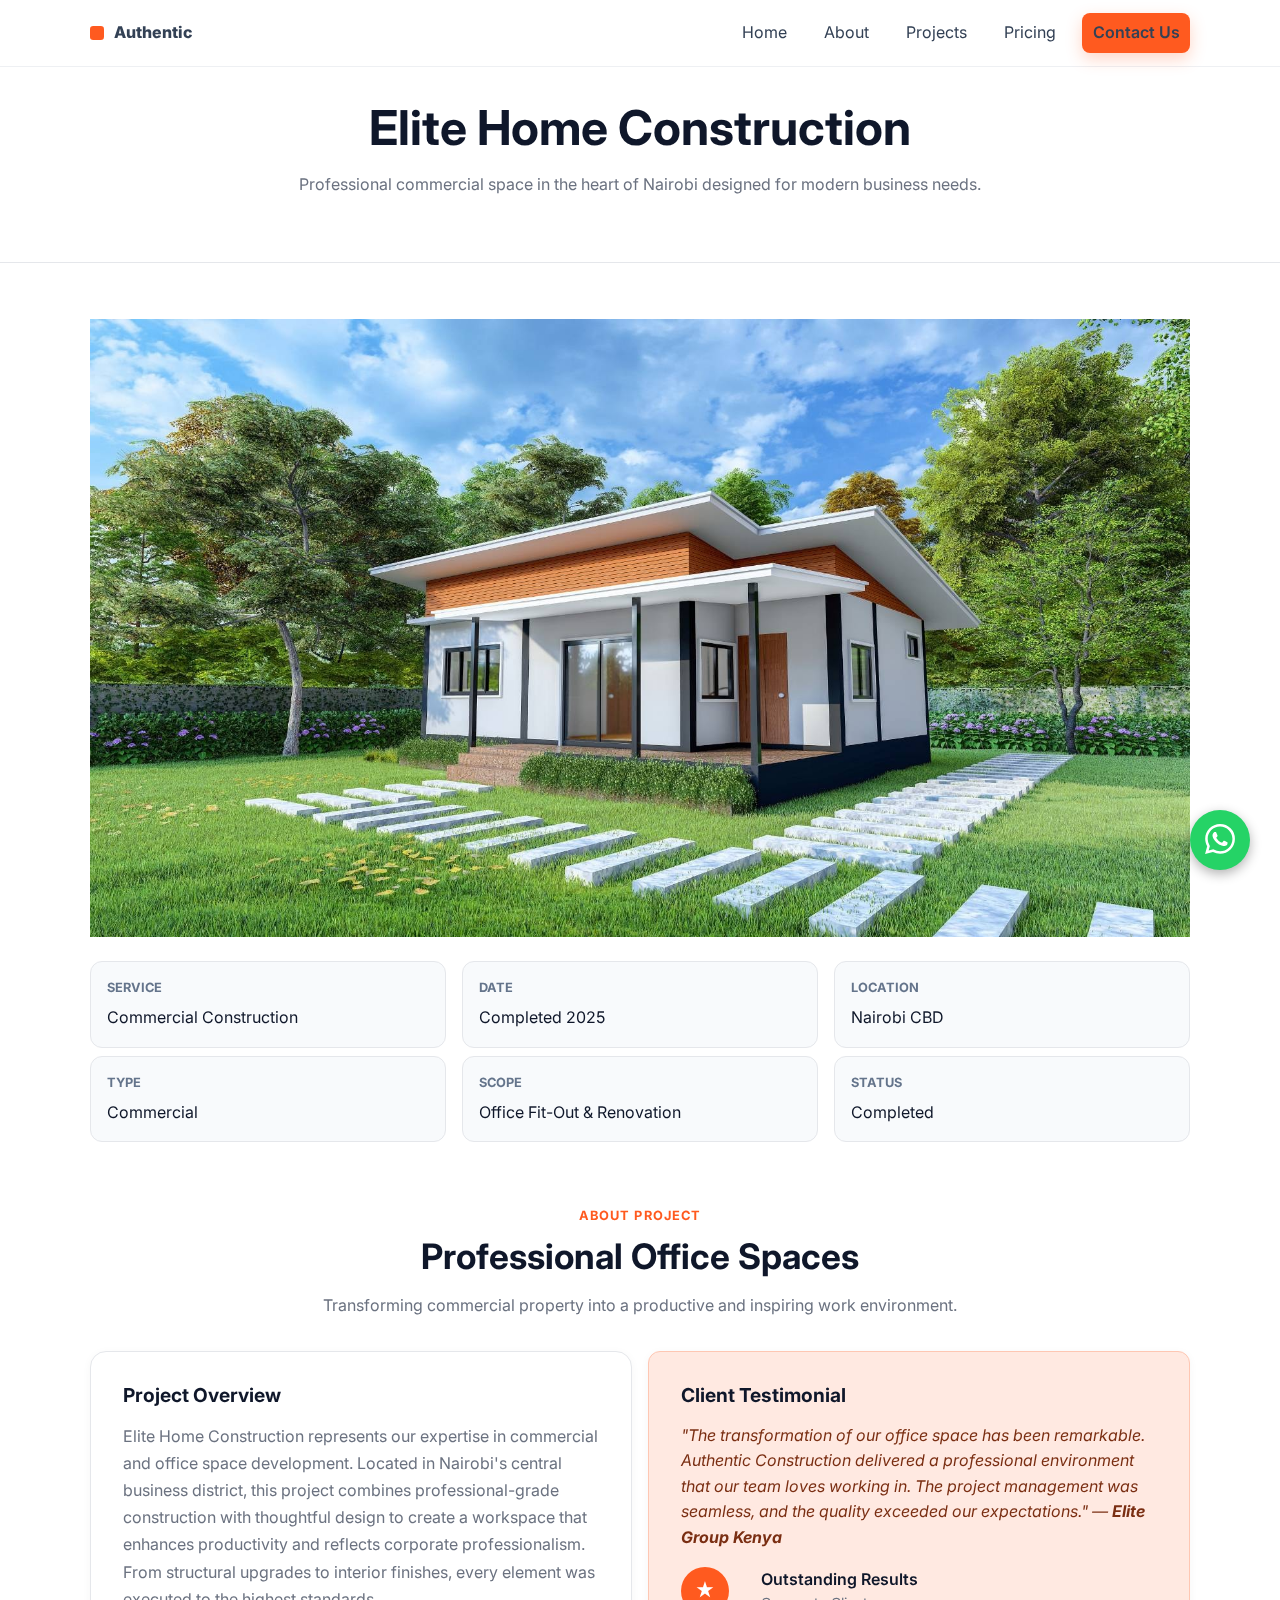
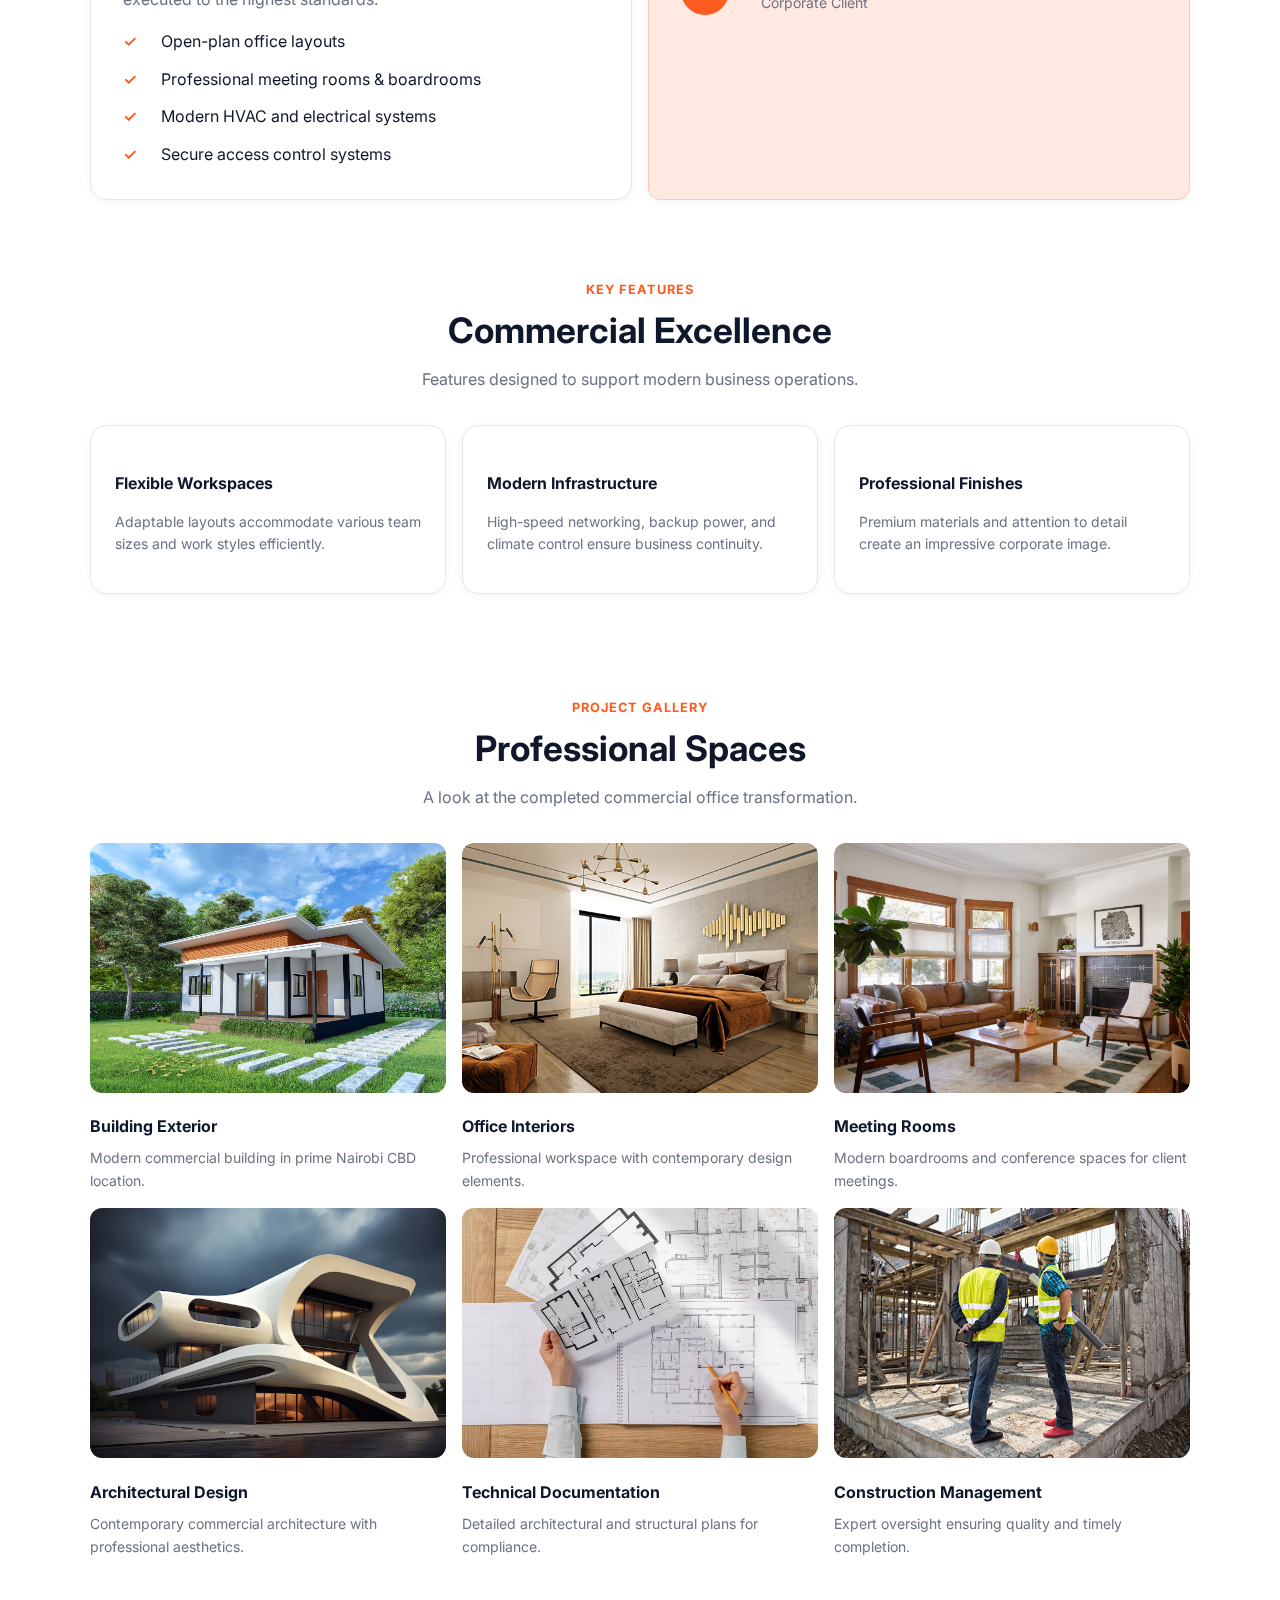
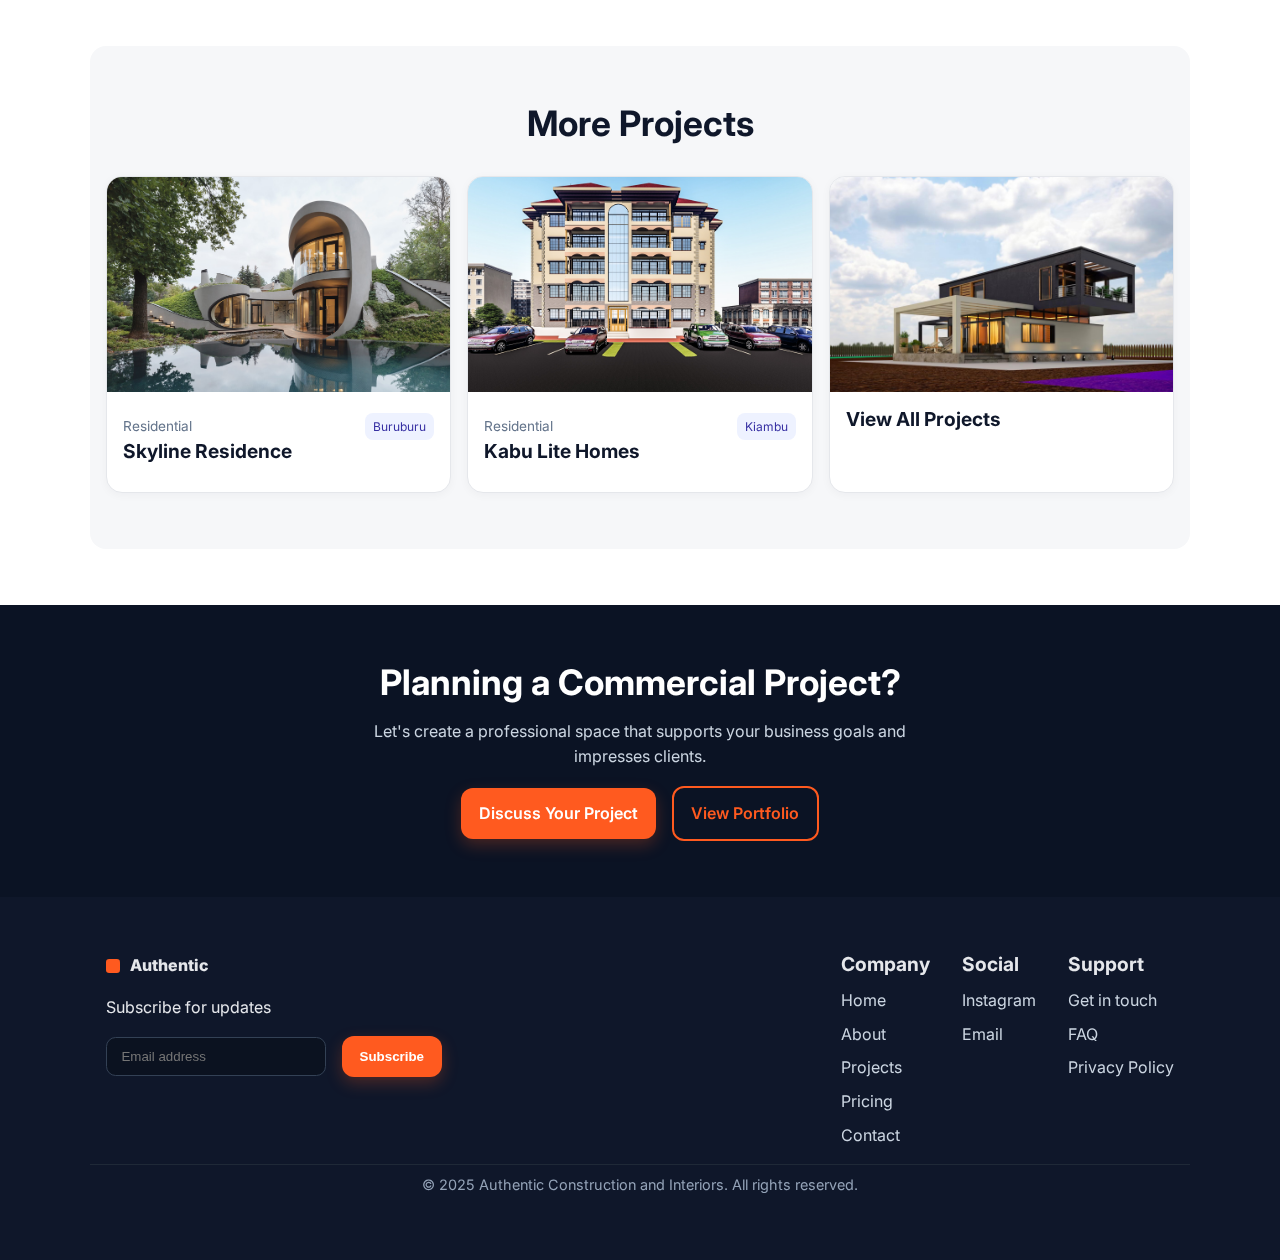
<file: elite-home-construction.html>
<!DOCTYPE html>
<html lang="en">
  <head>
    <meta charset="utf-8" />
    <meta name="viewport" content="width=device-width, initial-scale=1" />
    <meta name="description" content="Elite Home Construction - Premium commercial and office space construction project in Nairobi with modern design and professional finishes." />
    <meta name="keywords" content="commercial construction, office space, Nairobi, Kenya, business construction, professional design" />
    <meta name="author" content="Authentic Construction and Interiors" />
    <meta name="theme-color" content="#ff5a1f" />
    <title>Elite Home Construction — Authentic Construction and Interiors</title>
    <link rel="stylesheet" href="styles.css" />
  </head>
  <body>
    <header>
      <div class="container nav">
        <a class="brand" href="index.html"><span class="dot"></span><span>Authentic</span></a>
        <nav class="links">
          <a href="index.html">Home</a>
          <a href="about.html">About</a>
          <a href="projects.html">Projects</a>
          <a href="pricing.html">Pricing</a>
          <a class="btn" href="contact.html">Contact Us</a>
        </nav>
        <button class="menu-btn" aria-label="Open Menu" aria-expanded="false" onclick="toggleMenu()">
          <span></span><span></span><span></span>
        </button>
      </div>
      <div id="mobileMenu" class="container" style="display: none; padding-bottom: 0.75rem">
        <div class="card" style="padding: 0.75rem">
          <a href="index.html" class="row"><span>Home</span></a>
          <a href="about.html" class="row"><span>About</span></a>
          <a href="projects.html" class="row"><span>Projects</span></a>
          <a href="pricing.html" class="row"><span>Pricing</span></a>
          <a href="contact.html" class="row"><span>Contact</span></a>
        </div>
      </div>
    </header>

    <section class="hero-slim projects-hero">
      <div class="container text-center">
        <h1>Elite Home Construction</h1>
        <p class="lead">Professional commercial space in the heart of Nairobi designed for modern business needs.</p>
      </div>
    </section>

    <section class="section container">
      <img src="images/house 3.jpg" alt="Elite Home Construction - Nairobi" class="project-hero-image" />
      <div class="grid grid-3 mt-6 stagger-animation">
        <div class="meta animate-on-scroll" data-animation="fade-in-up">
          <strong>Service</strong><span>Commercial Construction</span>
        </div>
        <div class="meta animate-on-scroll" data-animation="fade-in-up">
          <strong>Date</strong><span>Completed 2025</span>
        </div>
        <div class="meta animate-on-scroll" data-animation="fade-in-up">
          <strong>Location</strong><span>Nairobi CBD</span>
        </div>
      </div>
      <div class="grid grid-3 mt-2">
        <div class="meta animate-on-scroll" data-animation="fade-in-up">
          <strong>Type</strong><span>Commercial</span>
        </div>
        <div class="meta animate-on-scroll" data-animation="fade-in-up">
          <strong>Scope</strong><span>Office Fit-Out & Renovation</span>
        </div>
        <div class="meta animate-on-scroll" data-animation="fade-in-up">
          <strong>Status</strong><span>Completed</span>
        </div>
      </div>

      <div class="text-center" style="margin-top: 4rem; margin-bottom: 2rem">
        <span class="kicker">About Project</span>
        <h2>Professional Office Spaces</h2>
        <p class="lead">Transforming commercial property into a productive and inspiring work environment.</p>
      </div>

      <div class="grid grid-2 stagger-animation" style="margin-bottom: 3rem">
        <div class="card animate-on-scroll" data-animation="fade-in-up" style="padding: 2rem">
          <h3 style="margin-bottom: 1rem; color: var(--ink)">Project Overview</h3>
          <p style="line-height: 1.7; color: var(--muted)">
            Elite Home Construction represents our expertise in commercial and office space development. Located in Nairobi's central business district, this project combines professional-grade construction with thoughtful design to create a workspace that enhances productivity and reflects corporate professionalism. From structural upgrades to interior finishes, every element was executed to the highest standards.
          </p>
          <div class="stack mt-4" style="gap: 0.75rem">
            <div class="row" style="align-items: center">
              <span style="color: var(--brand); font-weight: 600">✓</span>
              <span style="margin-left: 0.5rem">Open-plan office layouts</span>
            </div>
            <div class="row" style="align-items: center">
              <span style="color: var(--brand); font-weight: 600">✓</span>
              <span style="margin-left: 0.5rem">Professional meeting rooms & boardrooms</span>
            </div>
            <div class="row" style="align-items: center">
              <span style="color: var(--brand); font-weight: 600">✓</span>
              <span style="margin-left: 0.5rem">Modern HVAC and electrical systems</span>
            </div>
            <div class="row" style="align-items: center">
              <span style="color: var(--brand); font-weight: 600">✓</span>
              <span style="margin-left: 0.5rem">Secure access control systems</span>
            </div>
          </div>
        </div>
        <div class="card badge-box animate-on-scroll" data-animation="fade-in-up" style="padding: 2rem">
          <h3 style="margin-bottom: 1rem; color: var(--ink)">Client Testimonial</h3>
          <p style="font-style: italic; line-height: 1.6; margin-bottom: 1rem">
            "The transformation of our office space has been remarkable. Authentic Construction delivered a professional environment that our team loves working in. The project management was seamless, and the quality exceeded our expectations." — <strong>Elite Group Kenya</strong>
          </p>
          <div class="row" style="align-items: center">
            <div style="width: 48px; height: 48px; background: var(--brand); border-radius: 50%; display: flex; align-items: center; justify-content: center; color: white; font-weight: 600; font-size: 1.2rem;">★</div>
            <div style="margin-left: 1rem">
              <div style="font-weight: 600; color: var(--ink)">Outstanding Results</div>
              <div style="font-size: 0.875rem; color: var(--muted)">Corporate Client</div>
            </div>
          </div>
        </div>
      </div>

      <div class="text-center" style="margin-top: 5rem; margin-bottom: 2rem">
        <span class="kicker">Key Features</span>
        <h2>Commercial Excellence</h2>
        <p class="lead">Features designed to support modern business operations.</p>
      </div>

      <div class="grid grid-3 stagger-animation" style="margin-bottom: 3rem">
        <div class="card animate-on-scroll" data-animation="fade-in-up" style="padding: 1.5rem">
          <h4 style="margin-bottom: 0.75rem; color: var(--ink)">Flexible Workspaces</h4>
          <p style="color: var(--muted); font-size: 0.875rem; line-height: 1.6">
            Adaptable layouts accommodate various team sizes and work styles efficiently.
          </p>
        </div>
        <div class="card animate-on-scroll" data-animation="fade-in-up" style="padding: 1.5rem">
          <h4 style="margin-bottom: 0.75rem; color: var(--ink)">Modern Infrastructure</h4>
          <p style="color: var(--muted); font-size: 0.875rem; line-height: 1.6">
            High-speed networking, backup power, and climate control ensure business continuity.
          </p>
        </div>
        <div class="card animate-on-scroll" data-animation="fade-in-up" style="padding: 1.5rem">
          <h4 style="margin-bottom: 0.75rem; color: var(--ink)">Professional Finishes</h4>
          <p style="color: var(--muted); font-size: 0.875rem; line-height: 1.6">
            Premium materials and attention to detail create an impressive corporate image.
          </p>
        </div>
      </div>

      <section class="section container">
        <div class="text-center animate-on-scroll" data-animation="fade-in">
          <span class="kicker">Project Gallery</span>
          <h2>Professional Spaces</h2>
          <p class="lead">A look at the completed commercial office transformation.</p>
        </div>

        <div class="grid grid-3 mt-6 stagger-animation">
          <div class="animate-on-scroll" data-animation="fade-in-up">
            <img src="images/house 3.jpg" alt="Elite Home - Exterior" style="width: 100%; height: 250px; object-fit: cover; border-radius: 0.75rem; margin-bottom: 1rem;" />
            <h4 style="margin-bottom: 0.5rem">Building Exterior</h4>
            <p style="color: var(--muted); font-size: 0.875rem; margin: 0">
              Modern commercial building in prime Nairobi CBD location.
            </p>
          </div>
          <div class="animate-on-scroll" data-animation="fade-in-up">
            <img src="images/interir design.png" alt="Office Interior" style="width: 100%; height: 250px; object-fit: cover; border-radius: 0.75rem; margin-bottom: 1rem;" />
            <h4 style="margin-bottom: 0.5rem">Office Interiors</h4>
            <p style="color: var(--muted); font-size: 0.875rem; margin: 0">
              Professional workspace with contemporary design elements.
            </p>
          </div>
          <div class="animate-on-scroll" data-animation="fade-in-up">
            <img src="images/living room.jpg" alt="Conference Room" style="width: 100%; height: 250px; object-fit: cover; border-radius: 0.75rem; margin-bottom: 1rem;" />
            <h4 style="margin-bottom: 0.5rem">Meeting Rooms</h4>
            <p style="color: var(--muted); font-size: 0.875rem; margin: 0">
              Modern boardrooms and conference spaces for client meetings.
            </p>
          </div>
          <div class="animate-on-scroll" data-animation="fade-in-up">
            <img src="images/futuristc building.jpg" alt="Commercial Architecture" style="width: 100%; height: 250px; object-fit: cover; border-radius: 0.75rem; margin-bottom: 1rem;" />
            <h4 style="margin-bottom: 0.5rem">Architectural Design</h4>
            <p style="color: var(--muted); font-size: 0.875rem; margin: 0">
              Contemporary commercial architecture with professional aesthetics.
            </p>
          </div>
          <div class="animate-on-scroll" data-animation="fade-in-up">
            <img src="images/Structural drawings.jpg" alt="Technical Plans" style="width: 100%; height: 250px; object-fit: cover; border-radius: 0.75rem; margin-bottom: 1rem;" />
            <h4 style="margin-bottom: 0.5rem">Technical Documentation</h4>
            <p style="color: var(--muted); font-size: 0.875rem; margin: 0">
              Detailed architectural and structural plans for compliance.
            </p>
          </div>
          <div class="animate-on-scroll" data-animation="fade-in-up">
            <img src="images/site-supervision.jpg" alt="Construction Phase" style="width: 100%; height: 250px; object-fit: cover; border-radius: 0.75rem; margin-bottom: 1rem;" />
            <h4 style="margin-bottom: 0.5rem">Construction Management</h4>
            <p style="color: var(--muted); font-size: 0.875rem; margin: 0">
              Expert oversight ensuring quality and timely completion.
            </p>
          </div>
        </div>
      </section>

      <section class="section alt" style="margin-top: 2rem; border-radius: 1rem">
        <div class="container">
          <div class="text-center" style="margin-bottom: 2rem"><h2>More Projects</h2></div>
          <div class="grid grid-3 mt-4">
            <a class="card project-card" href="skyline-residence.html">
              <img src="images/house 1.jpg" alt="Skyline Residence" />
              <div class="content">
                <div class="project-meta"><span>Residential</span><span class="tag">Buruburu</span></div>
                <h3>Skyline Residence</h3>
              </div>
            </a>
            <a class="card project-card" href="kabu-lite-homes.html">
              <img src="images/house 2.jpg" alt="Kabu Lite Homes" />
              <div class="content">
                <div class="project-meta"><span>Residential</span><span class="tag">Kiambu</span></div>
                <h3>Kabu Lite Homes</h3>
              </div>
            </a>
            <a class="card project-card" href="projects.html">
              <img src="images/hero.jpeg" alt="View All" />
              <div class="content"><h3>View All Projects</h3></div>
            </a>
          </div>
        </div>
      </section>
    </section>

    <section class="section dark">
      <div class="container center">
        <h2>Planning a Commercial Project?</h2>
        <p class="lead">Let's create a professional space that supports your business goals and impresses clients.</p>
        <div class="row" style="justify-content: center; margin-top: 1rem">
          <a class="btn" href="contact.html">Discuss Your Project</a>
          <a class="btn secondary" href="projects.html">View Portfolio</a>
        </div>
      </div>
    </section>

    <footer class="section">
      <div class="container grid">
        <div>
          <div class="brand"><span class="dot"></span><span>Authentic</span></div>
          <p class="mt-4">Subscribe for updates</p>
          <form class="row mt-2" onsubmit="event.preventDefault(); alert('Thanks for subscribing!')">
            <input type="email" placeholder="Email address" required style="padding: 0.7rem 0.9rem; border: 1px solid #334155; border-radius: 0.6rem; min-width: 220px; background: #0b1220; color: #e2e8f0;" />
            <button class="btn" type="submit">Subscribe</button>
          </form>
        </div>
        <div>
          <h3>Company</h3>
          <div class="stack mt-2">
            <a href="index.html">Home</a>
            <a href="about.html">About</a>
            <a href="projects.html">Projects</a>
            <a href="pricing.html">Pricing</a>
            <a href="contact.html">Contact</a>
          </div>
        </div>
        <div>
          <h3>Social</h3>
          <div class="stack mt-2">
            <a href="https://instagram.com/authenticinteriors" target="_blank">Instagram</a>
            <a href="mailto:authenticcompanies@gmail.com">Email</a>
          </div>
        </div>
        <div>
          <h3>Support</h3>
          <div class="stack mt-2">
            <a href="contact.html">Get in touch</a>
            <a href="#">FAQ</a>
            <a href="#">Privacy Policy</a>
          </div>
        </div>
      </div>
      <div class="container subfooter">© 2025 Authentic Construction and Interiors. All rights reserved.</div>
    </footer>

    <a href="https://wa.me/254758405988" target="_blank" class="whatsapp-float" style="position: fixed; width: 60px; height: 60px; bottom: 30px; right: 30px; background-color: #25d366; color: white; border-radius: 50px; text-align: center; font-size: 30px; box-shadow: 0 4px 12px rgba(0,0,0,0.3); z-index: 1000; display: flex; align-items: center; justify-content: center; transition: all 0.3s ease; text-decoration: none;" onmouseover="this.style.transform='scale(1.1)'" onmouseout="this.style.transform='scale(1)'">
      <svg width="30" height="30" viewBox="0 0 24 24" fill="currentColor" style="margin-top: -2px;"><path d="M17.472 14.382c-.297-.149-1.758-.867-2.03-.967-.273-.099-.471-.149-.67.15-.197.297-.767.966-.94 1.164-.173.199-.347.223-.644.074-.297-.149-1.255-.462-2.39-1.475-.883-.788-1.48-1.761-1.653-2.059-.173-.297-.018-.458.13-.606.134-.133.297-.347.446-.521.151-.172.2-.296.3-.495.099-.198.05-.372-.025-.521-.075-.148-.669-1.611-.916-2.206-.242-.579-.487-.501-.669-.51l-.57-.01c-.198 0-.52.074-.792.372s-1.04 1.016-1.04 2.479 1.065 2.876 1.213 3.074c.149.198 2.095 3.2 5.076 4.487.709.306 1.263.489 1.694.626.712.226 1.36.194 1.872.118.571-.085 1.758-.719 2.006-1.413.248-.695.248-1.29.173-1.414-.074-.123-.272-.198-.57-.347m-5.421 7.403h-.004a9.87 9.87 0 01-5.031-1.378l-.361-.214-3.741.982.998-3.648-.235-.374a9.86 9.86 0 01-1.51-5.26c.001-5.45 4.436-9.884 9.888-9.884 2.64 0 5.122 1.03 6.988 2.898a9.825 9.825 0 012.893 6.994c-.003 5.45-4.437 9.884-9.885 9.884m8.413-18.297A11.815 11.815 0 0012.05 0C5.495 0 .16 5.335.157 11.892c0 2.096.547 4.142 1.588 5.945L.057 24l6.305-1.654a11.882 11.882 0 005.683 1.448h.005c6.554 0 11.89-5.335 11.893-11.893a11.821 11.821 0 00-3.48-8.413Z"/></svg>
      <span style="position: absolute; right: 70px; background-color: #333; color: white; padding: 8px 12px; border-radius: 6px; font-size: 14px; white-space: nowrap; opacity: 0; visibility: hidden; transition: all 0.3s ease; font-family: inherit;">WhatsApp Us</span>
    </a>

    <style>.whatsapp-float:hover span { opacity: 1; visibility: visible; }</style>
    <script src="script.js"></script>
  </body>
</html>
</file>
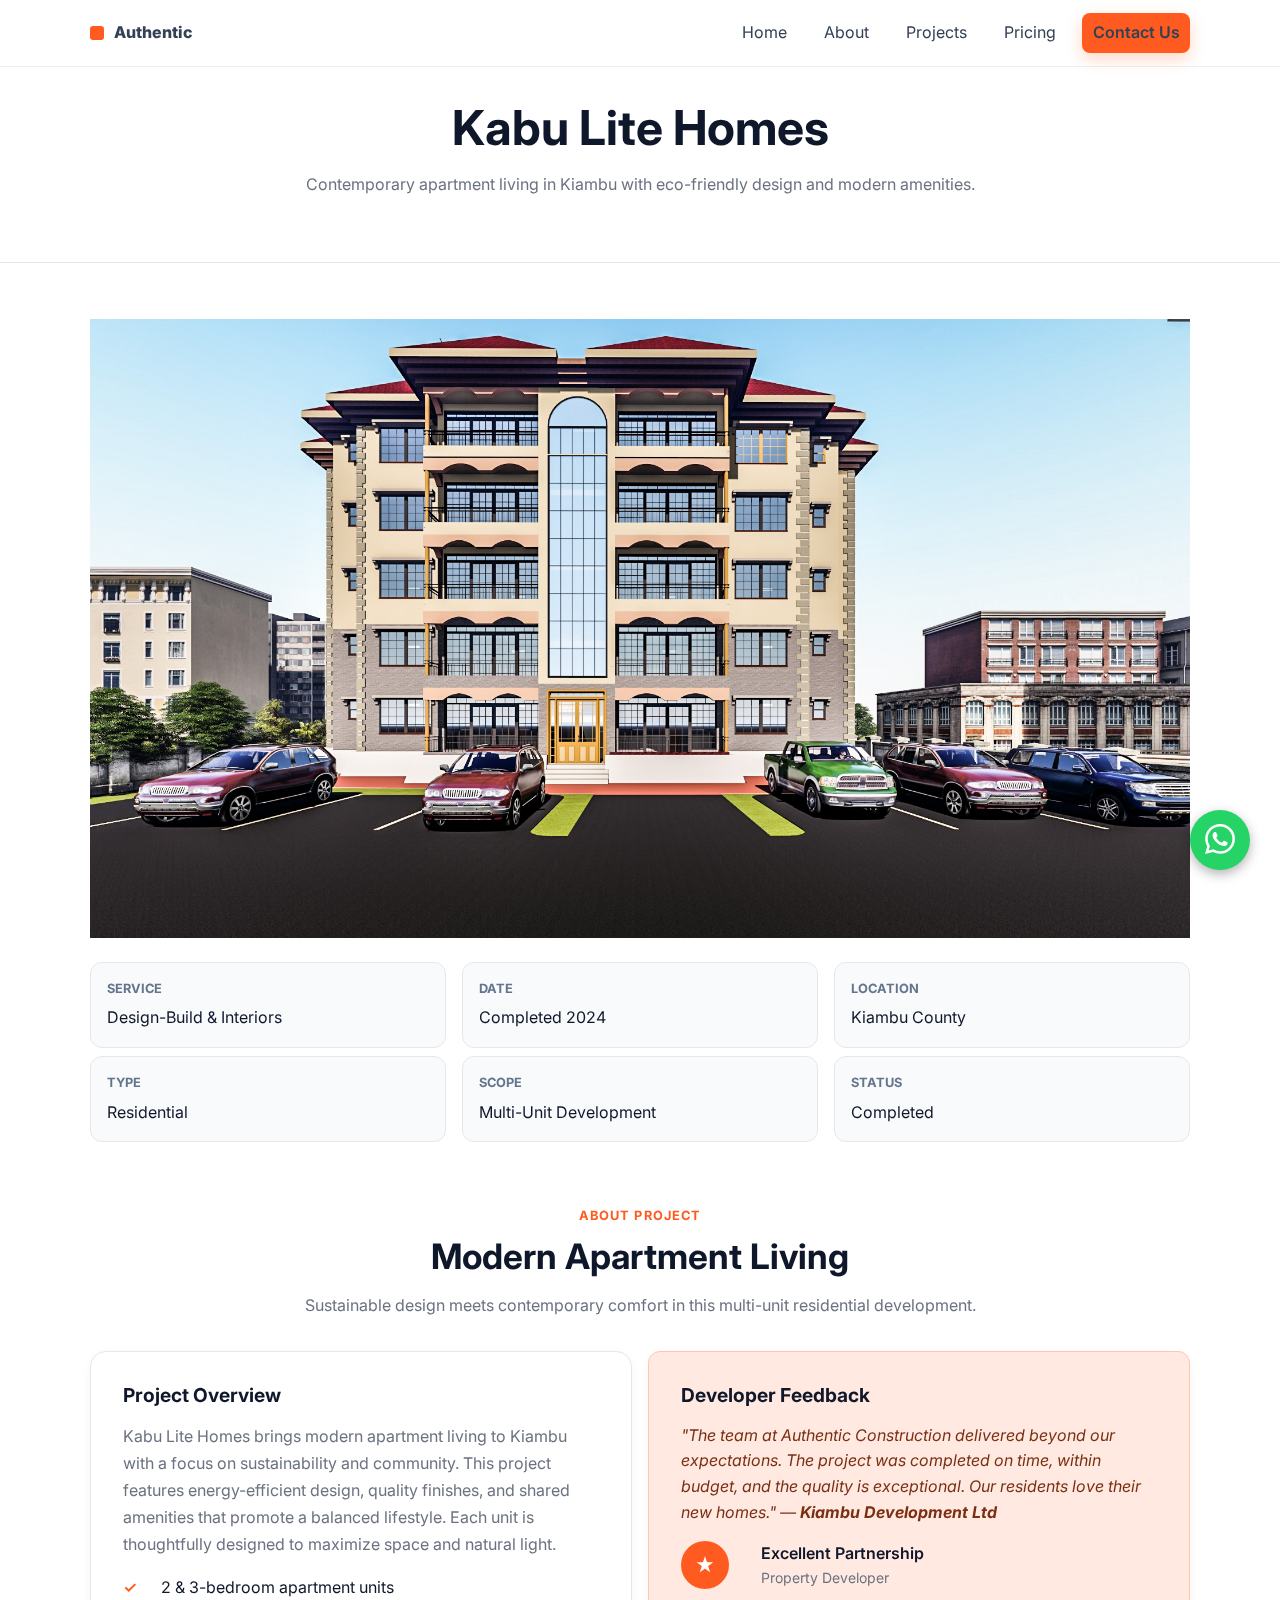
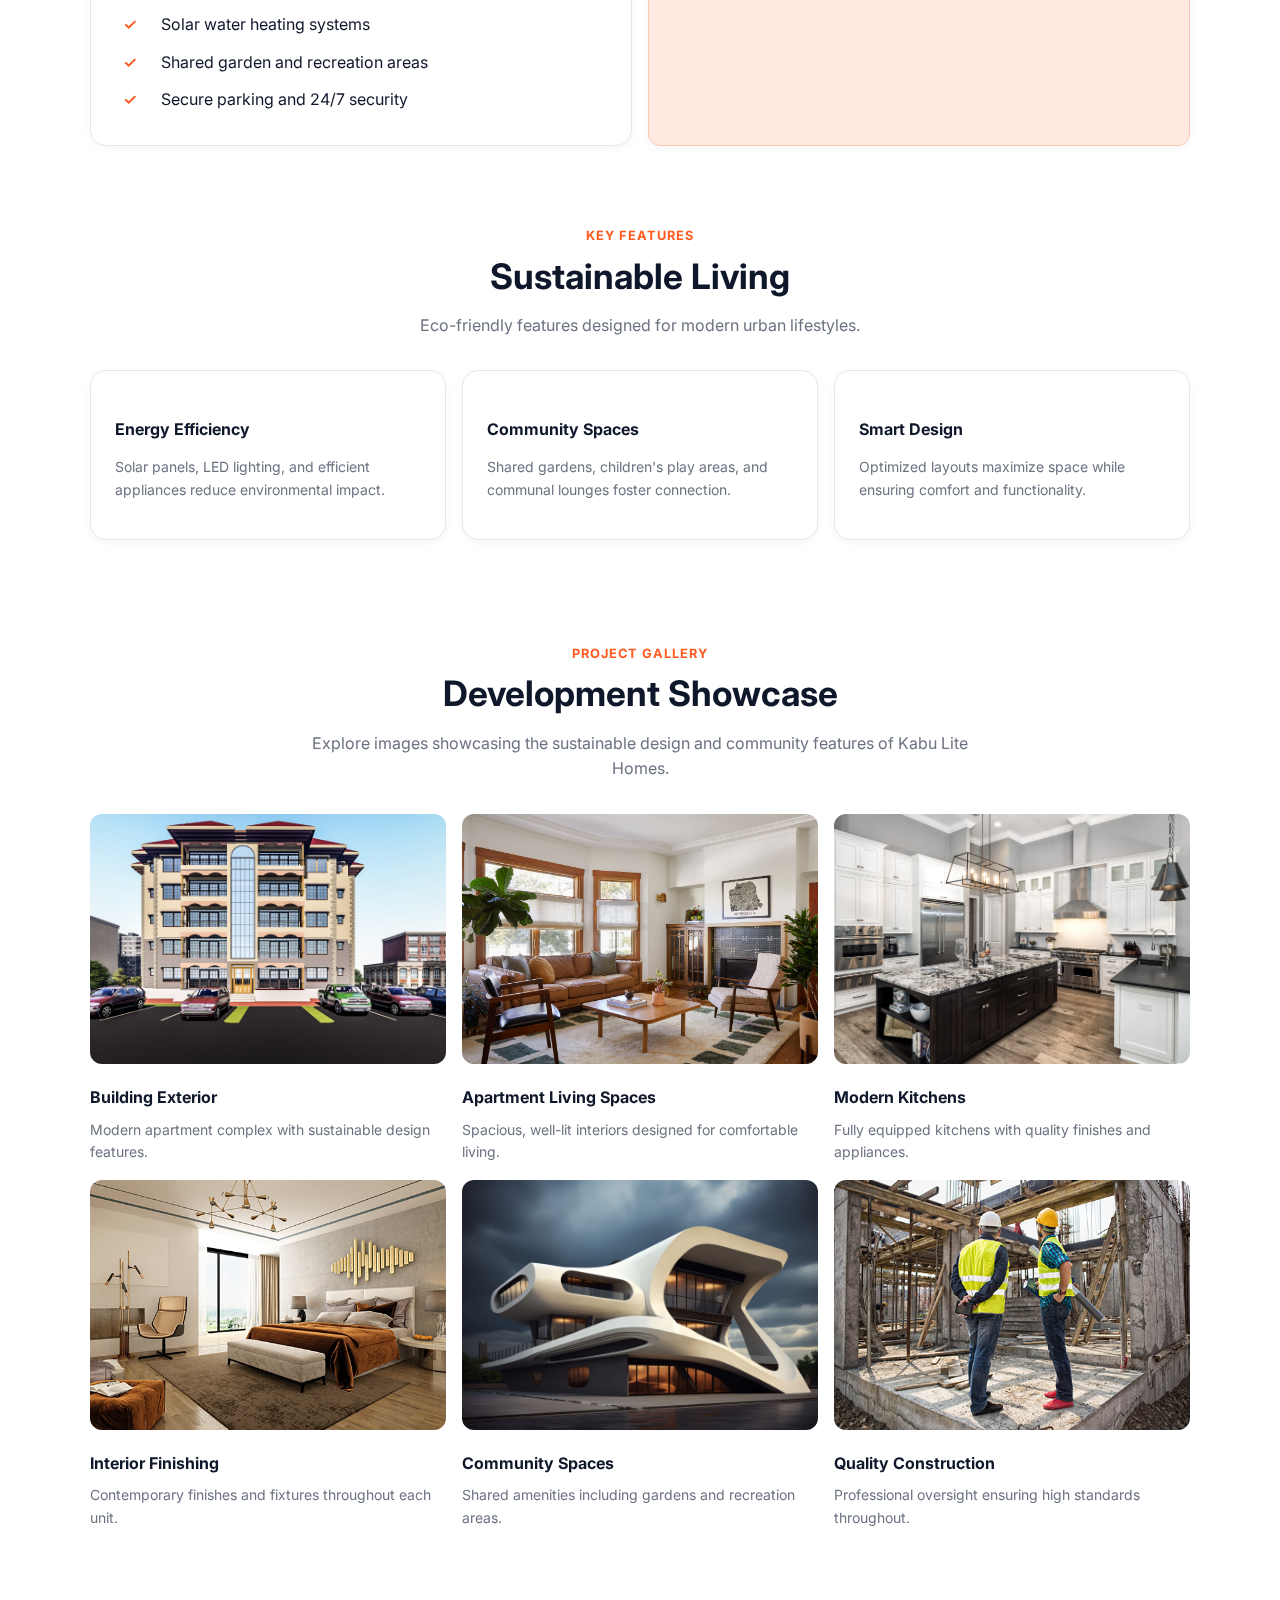
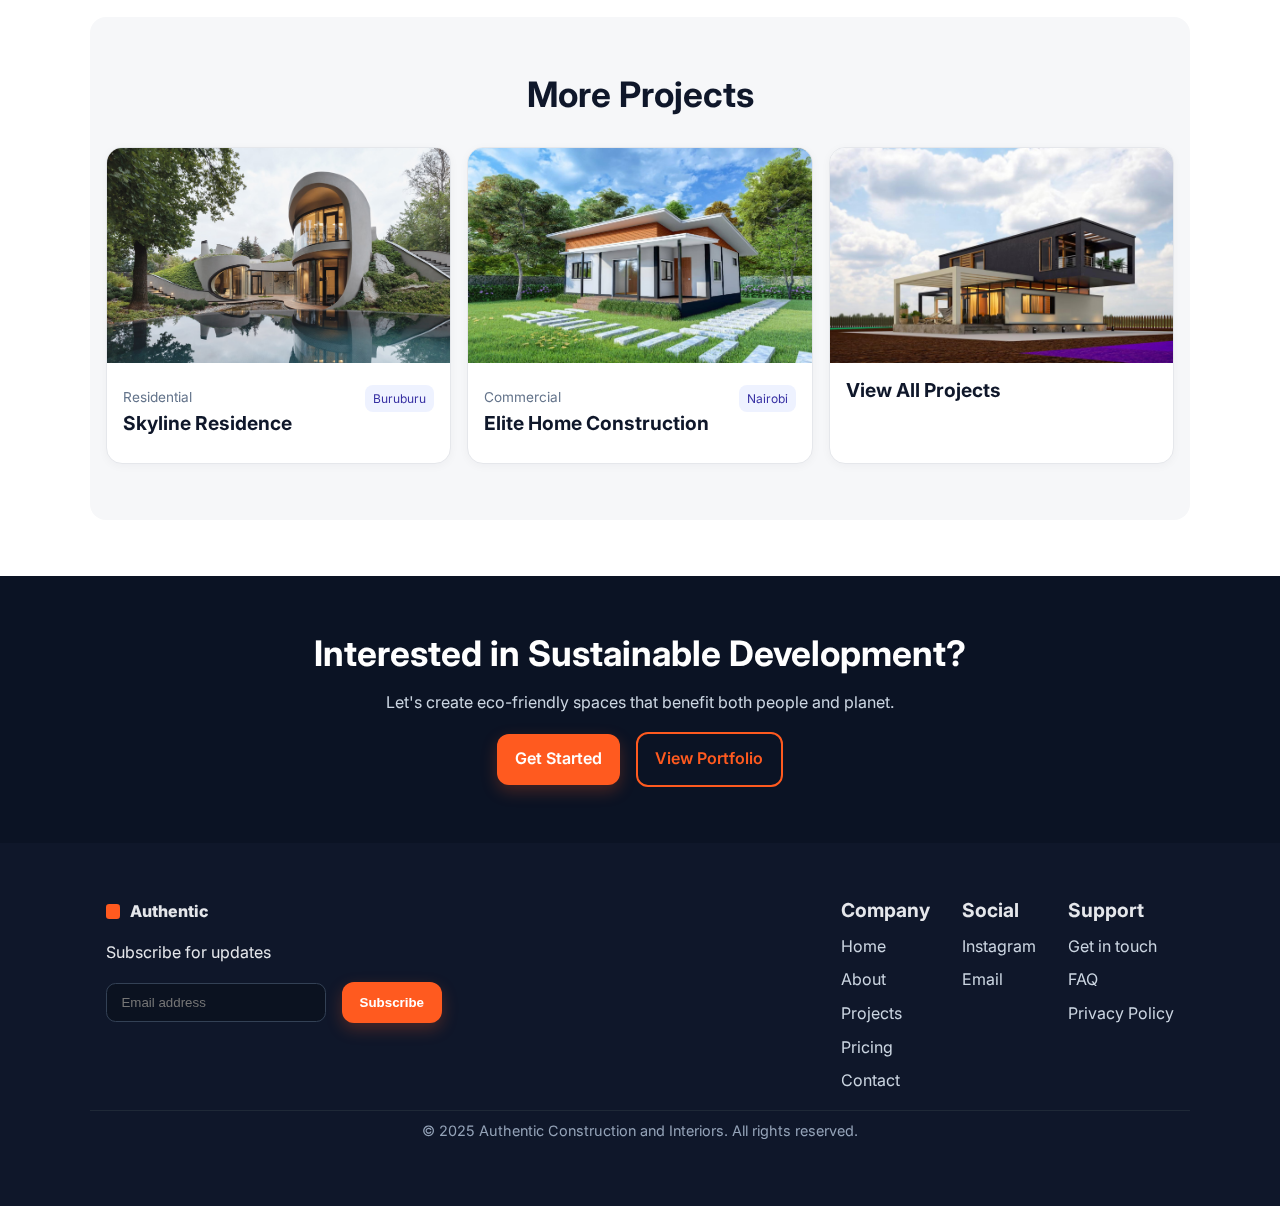
<file: kabu-lite-homes.html>
<!DOCTYPE html>
<html lang="en">
  <head>
    <meta charset="utf-8" />
    <meta name="viewport" content="width=device-width, initial-scale=1" />
    <meta
      name="description"
      content="Kabu Lite Homes - Contemporary apartment construction in Kiambu with modern amenities and sustainable design."
    />
    <meta
      name="keywords"
      content="apartment construction, residential project, Kiambu, Kenya, contemporary design, sustainable building"
    />
    <meta name="author" content="Authentic Construction and Interiors" />
    <meta name="theme-color" content="#ff5a1f" />
    <title>Kabu Lite Homes — Authentic Construction and Interiors</title>
    <link rel="stylesheet" href="styles.css" />
  </head>
  <body>
    <header>
      <div class="container nav">
        <a class="brand" href="index.html"
          ><span class="dot"></span><span>Authentic</span></a
        >
        <nav class="links">
          <a href="index.html">Home</a>
          <a href="about.html">About</a>
          <a href="projects.html">Projects</a>
          <a href="pricing.html">Pricing</a>
          <a class="btn" href="contact.html">Contact Us</a>
        </nav>
        <button
          class="menu-btn"
          aria-label="Open Menu"
          aria-expanded="false"
          onclick="toggleMenu()"
        >
          <span></span><span></span><span></span>
        </button>
      </div>
      <div
        id="mobileMenu"
        class="container"
        style="display: none; padding-bottom: 0.75rem"
      >
        <div class="card" style="padding: 0.75rem">
          <a href="index.html" class="row"><span>Home</span></a>
          <a href="about.html" class="row"><span>About</span></a>
          <a href="projects.html" class="row"><span>Projects</span></a>
          <a href="pricing.html" class="row"><span>Pricing</span></a>
          <a href="contact.html" class="row"><span>Contact</span></a>
        </div>
      </div>
    </header>

    <section class="hero-slim projects-hero">
      <div class="container text-center">
        <h1>Kabu Lite Homes</h1>
        <p class="lead">
          Contemporary apartment living in Kiambu with eco-friendly design and
          modern amenities.
        </p>
      </div>
    </section>

    <section class="section container">
      <img
        src="images/house 2.jpg"
        alt="Kabu Lite Homes - Kiambu"
        class="project-hero-image"
      />
      <div class="grid grid-3 mt-6 stagger-animation">
        <div class="meta animate-on-scroll" data-animation="fade-in-up">
          <strong>Service</strong><span>Design-Build & Interiors</span>
        </div>
        <div class="meta animate-on-scroll" data-animation="fade-in-up">
          <strong>Date</strong><span>Completed 2024</span>
        </div>
        <div class="meta animate-on-scroll" data-animation="fade-in-up">
          <strong>Location</strong><span>Kiambu County</span>
        </div>
      </div>
      <div class="grid grid-3 mt-2">
        <div class="meta animate-on-scroll" data-animation="fade-in-up">
          <strong>Type</strong><span>Residential</span>
        </div>
        <div class="meta animate-on-scroll" data-animation="fade-in-up">
          <strong>Scope</strong><span>Multi-Unit Development</span>
        </div>
        <div class="meta animate-on-scroll" data-animation="fade-in-up">
          <strong>Status</strong><span>Completed</span>
        </div>
      </div>

      <div class="text-center" style="margin-top: 4rem; margin-bottom: 2rem">
        <span class="kicker">About Project</span>
        <h2>Modern Apartment Living</h2>
        <p class="lead">
          Sustainable design meets contemporary comfort in this multi-unit
          residential development.
        </p>
      </div>

      <div class="grid grid-2 stagger-animation" style="margin-bottom: 3rem">
        <div
          class="card animate-on-scroll"
          data-animation="fade-in-up"
          style="padding: 2rem"
        >
          <h3 style="margin-bottom: 1rem; color: var(--ink)">
            Project Overview
          </h3>
          <p style="line-height: 1.7; color: var(--muted)">
            Kabu Lite Homes brings modern apartment living to Kiambu with a
            focus on sustainability and community. This project features
            energy-efficient design, quality finishes, and shared amenities that
            promote a balanced lifestyle. Each unit is thoughtfully designed to
            maximize space and natural light.
          </p>
          <div class="stack mt-4" style="gap: 0.75rem">
            <div class="row" style="align-items: center">
              <span style="color: var(--brand); font-weight: 600">✓</span>
              <span style="margin-left: 0.5rem"
                >2 & 3-bedroom apartment units</span
              >
            </div>
            <div class="row" style="align-items: center">
              <span style="color: var(--brand); font-weight: 600">✓</span>
              <span style="margin-left: 0.5rem"
                >Solar water heating systems</span
              >
            </div>
            <div class="row" style="align-items: center">
              <span style="color: var(--brand); font-weight: 600">✓</span>
              <span style="margin-left: 0.5rem"
                >Shared garden and recreation areas</span
              >
            </div>
            <div class="row" style="align-items: center">
              <span style="color: var(--brand); font-weight: 600">✓</span>
              <span style="margin-left: 0.5rem"
                >Secure parking and 24/7 security</span
              >
            </div>
          </div>
        </div>
        <div
          class="card badge-box animate-on-scroll"
          data-animation="fade-in-up"
          style="padding: 2rem"
        >
          <h3 style="margin-bottom: 1rem; color: var(--ink)">
            Developer Feedback
          </h3>
          <p style="font-style: italic; line-height: 1.6; margin-bottom: 1rem">
            "The team at Authentic Construction delivered beyond our
            expectations. The project was completed on time, within budget, and
            the quality is exceptional. Our residents love their new homes." —
            <strong>Kiambu Development Ltd</strong>
          </p>
          <div class="row" style="align-items: center">
            <div
              style="
                width: 48px;
                height: 48px;
                background: var(--brand);
                border-radius: 50%;
                display: flex;
                align-items: center;
                justify-content: center;
                color: white;
                font-weight: 600;
                font-size: 1.2rem;
              "
            >
              ★
            </div>
            <div style="margin-left: 1rem">
              <div style="font-weight: 600; color: var(--ink)">
                Excellent Partnership
              </div>
              <div style="font-size: 0.875rem; color: var(--muted)">
                Property Developer
              </div>
            </div>
          </div>
        </div>
      </div>

      <div class="text-center" style="margin-top: 5rem; margin-bottom: 2rem">
        <span class="kicker">Key Features</span>
        <h2>Sustainable Living</h2>
        <p class="lead">
          Eco-friendly features designed for modern urban lifestyles.
        </p>
      </div>

      <div class="grid grid-3 stagger-animation" style="margin-bottom: 3rem">
        <div
          class="card animate-on-scroll"
          data-animation="fade-in-up"
          style="padding: 1.5rem"
        >
          <h4 style="margin-bottom: 0.75rem; color: var(--ink)">
            Energy Efficiency
          </h4>
          <p style="color: var(--muted); font-size: 0.875rem; line-height: 1.6">
            Solar panels, LED lighting, and efficient appliances reduce
            environmental impact.
          </p>
        </div>
        <div
          class="card animate-on-scroll"
          data-animation="fade-in-up"
          style="padding: 1.5rem"
        >
          <h4 style="margin-bottom: 0.75rem; color: var(--ink)">
            Community Spaces
          </h4>
          <p style="color: var(--muted); font-size: 0.875rem; line-height: 1.6">
            Shared gardens, children's play areas, and communal lounges foster
            connection.
          </p>
        </div>
        <div
          class="card animate-on-scroll"
          data-animation="fade-in-up"
          style="padding: 1.5rem"
        >
          <h4 style="margin-bottom: 0.75rem; color: var(--ink)">
            Smart Design
          </h4>
          <p style="color: var(--muted); font-size: 0.875rem; line-height: 1.6">
            Optimized layouts maximize space while ensuring comfort and
            functionality.
          </p>
        </div>
      </div>

      <section class="section container">
        <div class="text-center animate-on-scroll" data-animation="fade-in">
          <span class="kicker">Project Gallery</span>
          <h2>Development Showcase</h2>
          <p class="lead">
            Explore images showcasing the sustainable design and community
            features of Kabu Lite Homes.
          </p>
        </div>

        <div class="grid grid-3 mt-6 stagger-animation">
          <div class="animate-on-scroll" data-animation="fade-in-up">
            <img
              src="images/house 2.jpg"
              alt="Kabu Lite Homes - Building Exterior"
              style="
                width: 100%;
                height: 250px;
                object-fit: cover;
                border-radius: 0.75rem;
                margin-bottom: 1rem;
              "
            />
            <h4 style="margin-bottom: 0.5rem">Building Exterior</h4>
            <p style="color: var(--muted); font-size: 0.875rem; margin: 0">
              Modern apartment complex with sustainable design features.
            </p>
          </div>

          <div class="animate-on-scroll" data-animation="fade-in-up">
            <img
              src="images/living room.jpg"
              alt="Kabu Lite Homes - Apartment Interior"
              style="
                width: 100%;
                height: 250px;
                object-fit: cover;
                border-radius: 0.75rem;
                margin-bottom: 1rem;
              "
            />
            <h4 style="margin-bottom: 0.5rem">Apartment Living Spaces</h4>
            <p style="color: var(--muted); font-size: 0.875rem; margin: 0">
              Spacious, well-lit interiors designed for comfortable living.
            </p>
          </div>

          <div class="animate-on-scroll" data-animation="fade-in-up">
            <img
              src="images/kitchen.jpeg"
              alt="Kabu Lite Homes - Kitchen"
              style="
                width: 100%;
                height: 250px;
                object-fit: cover;
                border-radius: 0.75rem;
                margin-bottom: 1rem;
              "
            />
            <h4 style="margin-bottom: 0.5rem">Modern Kitchens</h4>
            <p style="color: var(--muted); font-size: 0.875rem; margin: 0">
              Fully equipped kitchens with quality finishes and appliances.
            </p>
          </div>

          <div class="animate-on-scroll" data-animation="fade-in-up">
            <img
              src="images/interir design.png"
              alt="Kabu Lite Homes - Interior Details"
              style="
                width: 100%;
                height: 250px;
                object-fit: cover;
                border-radius: 0.75rem;
                margin-bottom: 1rem;
              "
            />
            <h4 style="margin-bottom: 0.5rem">Interior Finishing</h4>
            <p style="color: var(--muted); font-size: 0.875rem; margin: 0">
              Contemporary finishes and fixtures throughout each unit.
            </p>
          </div>

          <div class="animate-on-scroll" data-animation="fade-in-up">
            <img
              src="images/future.jpg"
              alt="Kabu Lite Homes - Community Areas"
              style="
                width: 100%;
                height: 250px;
                object-fit: cover;
                border-radius: 0.75rem;
                margin-bottom: 1rem;
              "
            />
            <h4 style="margin-bottom: 0.5rem">Community Spaces</h4>
            <p style="color: var(--muted); font-size: 0.875rem; margin: 0">
              Shared amenities including gardens and recreation areas.
            </p>
          </div>

          <div class="animate-on-scroll" data-animation="fade-in-up">
            <img
              src="images/site-supervision.jpg"
              alt="Kabu Lite Homes - Construction"
              style="
                width: 100%;
                height: 250px;
                object-fit: cover;
                border-radius: 0.75rem;
                margin-bottom: 1rem;
              "
            />
            <h4 style="margin-bottom: 0.5rem">Quality Construction</h4>
            <p style="color: var(--muted); font-size: 0.875rem; margin: 0">
              Professional oversight ensuring high standards throughout.
            </p>
          </div>
        </div>
      </section>

      <section
        class="section alt"
        style="margin-top: 2rem; border-radius: 1rem"
      >
        <div class="container">
          <div class="text-center" style="margin-bottom: 2rem">
            <h2>More Projects</h2>
          </div>
          <div class="grid grid-3 mt-4">
            <a class="card project-card" href="skyline-residence.html">
              <img src="images/house 1.jpg" alt="Skyline Residence" />
              <div class="content">
                <div class="project-meta">
                  <span>Residential</span><span class="tag">Buruburu</span>
                </div>
                <h3>Skyline Residence</h3>
              </div>
            </a>
            <a class="card project-card" href="elite-home-construction.html">
              <img src="images/house 3.jpg" alt="Elite Home Construction" />
              <div class="content">
                <div class="project-meta">
                  <span>Commercial</span><span class="tag">Nairobi</span>
                </div>
                <h3>Elite Home Construction</h3>
              </div>
            </a>
            <a class="card project-card" href="projects.html">
              <img src="images/hero.jpeg" alt="View All" />
              <div class="content"><h3>View All Projects</h3></div>
            </a>
          </div>
        </div>
      </section>
    </section>

    <section class="section dark">
      <div class="container center">
        <h2>Interested in Sustainable Development?</h2>
        <p class="lead">
          Let's create eco-friendly spaces that benefit both people and planet.
        </p>
        <div class="row" style="justify-content: center; margin-top: 1rem">
          <a class="btn" href="contact.html">Get Started</a>
          <a class="btn secondary" href="projects.html">View Portfolio</a>
        </div>
      </div>
    </section>

    <footer class="section">
      <div class="container grid">
        <div>
          <div class="brand">
            <span class="dot"></span><span>Authentic</span>
          </div>
          <p class="mt-4">Subscribe for updates</p>
          <form
            class="row mt-2"
            onsubmit="event.preventDefault(); alert('Thanks for subscribing!')"
          >
            <input
              type="email"
              placeholder="Email address"
              required
              style="
                padding: 0.7rem 0.9rem;
                border: 1px solid #334155;
                border-radius: 0.6rem;
                min-width: 220px;
                background: #0b1220;
                color: #e2e8f0;
              "
            />
            <button class="btn" type="submit">Subscribe</button>
          </form>
        </div>
        <div>
          <h3>Company</h3>
          <div class="stack mt-2">
            <a href="index.html">Home</a>
            <a href="about.html">About</a>
            <a href="projects.html">Projects</a>
            <a href="pricing.html">Pricing</a>
            <a href="contact.html">Contact</a>
          </div>
        </div>
        <div>
          <h3>Social</h3>
          <div class="stack mt-2">
            <a href="https://instagram.com/authenticinteriors" target="_blank"
              >Instagram</a
            >
            <a href="mailto:authenticcompanies@gmail.com">Email</a>
          </div>
        </div>
        <div>
          <h3>Support</h3>
          <div class="stack mt-2">
            <a href="contact.html">Get in touch</a>
            <a href="#">FAQ</a>
            <a href="#">Privacy Policy</a>
          </div>
        </div>
      </div>
      <div class="container subfooter">
        © 2025 Authentic Construction and Interiors. All rights reserved.
      </div>
    </footer>

    <a
      href="https://wa.me/254758405988"
      target="_blank"
      class="whatsapp-float"
      style="
        position: fixed;
        width: 60px;
        height: 60px;
        bottom: 30px;
        right: 30px;
        background-color: #25d366;
        color: white;
        border-radius: 50px;
        text-align: center;
        font-size: 30px;
        box-shadow: 0 4px 12px rgba(0, 0, 0, 0.3);
        z-index: 1000;
        display: flex;
        align-items: center;
        justify-content: center;
        transition: all 0.3s ease;
        text-decoration: none;
      "
      onmouseover="this.style.transform='scale(1.1)'"
      onmouseout="this.style.transform='scale(1)'"
    >
      <svg
        width="30"
        height="30"
        viewBox="0 0 24 24"
        fill="currentColor"
        style="margin-top: -2px"
      >
        <path
          d="M17.472 14.382c-.297-.149-1.758-.867-2.03-.967-.273-.099-.471-.149-.67.15-.197.297-.767.966-.94 1.164-.173.199-.347.223-.644.074-.297-.149-1.255-.462-2.39-1.475-.883-.788-1.48-1.761-1.653-2.059-.173-.297-.018-.458.13-.606.134-.133.297-.347.446-.521.151-.172.2-.296.3-.495.099-.198.05-.372-.025-.521-.075-.148-.669-1.611-.916-2.206-.242-.579-.487-.501-.669-.51l-.57-.01c-.198 0-.52.074-.792.372s-1.04 1.016-1.04 2.479 1.065 2.876 1.213 3.074c.149.198 2.095 3.2 5.076 4.487.709.306 1.263.489 1.694.626.712.226 1.36.194 1.872.118.571-.085 1.758-.719 2.006-1.413.248-.695.248-1.29.173-1.414-.074-.123-.272-.198-.57-.347m-5.421 7.403h-.004a9.87 9.87 0 01-5.031-1.378l-.361-.214-3.741.982.998-3.648-.235-.374a9.86 9.86 0 01-1.51-5.26c.001-5.45 4.436-9.884 9.888-9.884 2.64 0 5.122 1.03 6.988 2.898a9.825 9.825 0 012.893 6.994c-.003 5.45-4.437 9.884-9.885 9.884m8.413-18.297A11.815 11.815 0 0012.05 0C5.495 0 .16 5.335.157 11.892c0 2.096.547 4.142 1.588 5.945L.057 24l6.305-1.654a11.882 11.882 0 005.683 1.448h.005c6.554 0 11.89-5.335 11.893-11.893a11.821 11.821 0 00-3.48-8.413Z"
        />
      </svg>
      <span
        style="
          position: absolute;
          right: 70px;
          background-color: #333;
          color: white;
          padding: 8px 12px;
          border-radius: 6px;
          font-size: 14px;
          white-space: nowrap;
          opacity: 0;
          visibility: hidden;
          transition: all 0.3s ease;
          font-family: inherit;
        "
        >WhatsApp Us</span
      >
    </a>

    <style>
      .whatsapp-float:hover span {
        opacity: 1;
        visibility: visible;
      }
    </style>
    <script src="script.js"></script>
  </body>
</html>
</file>
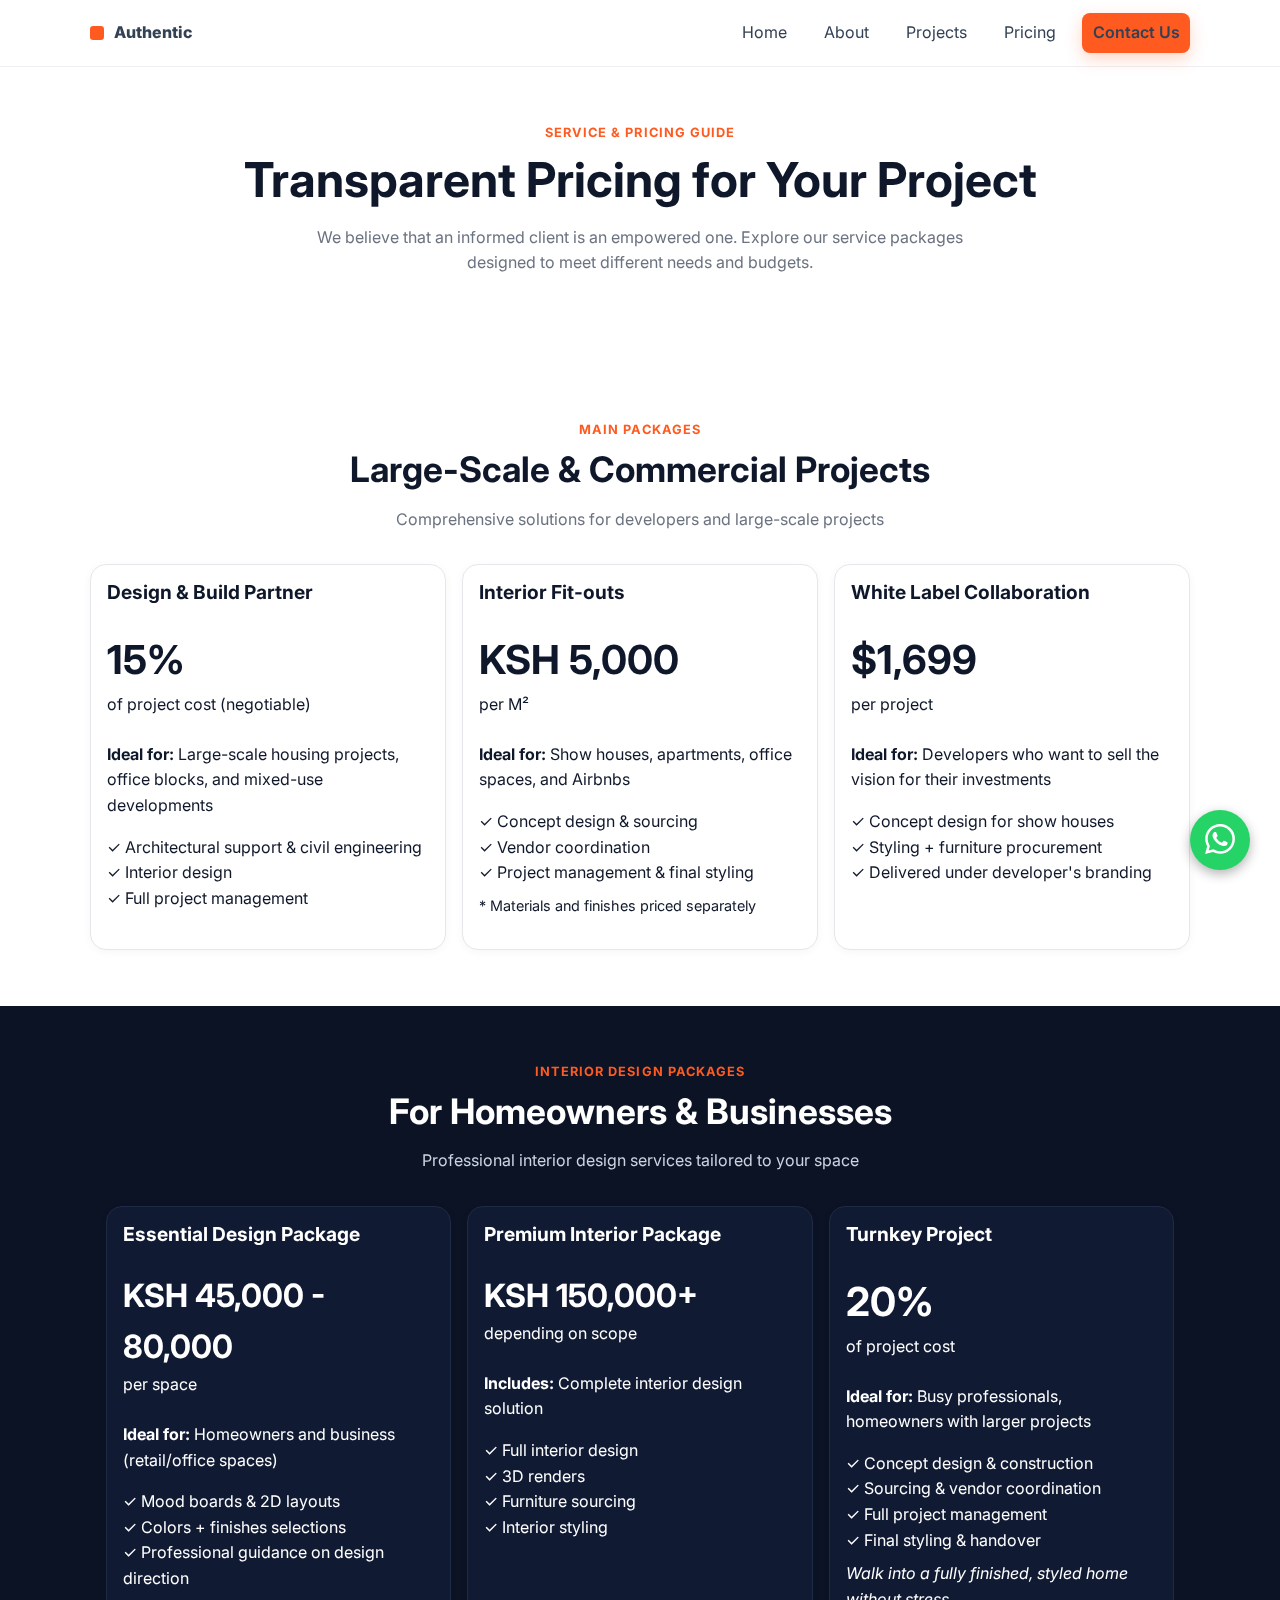
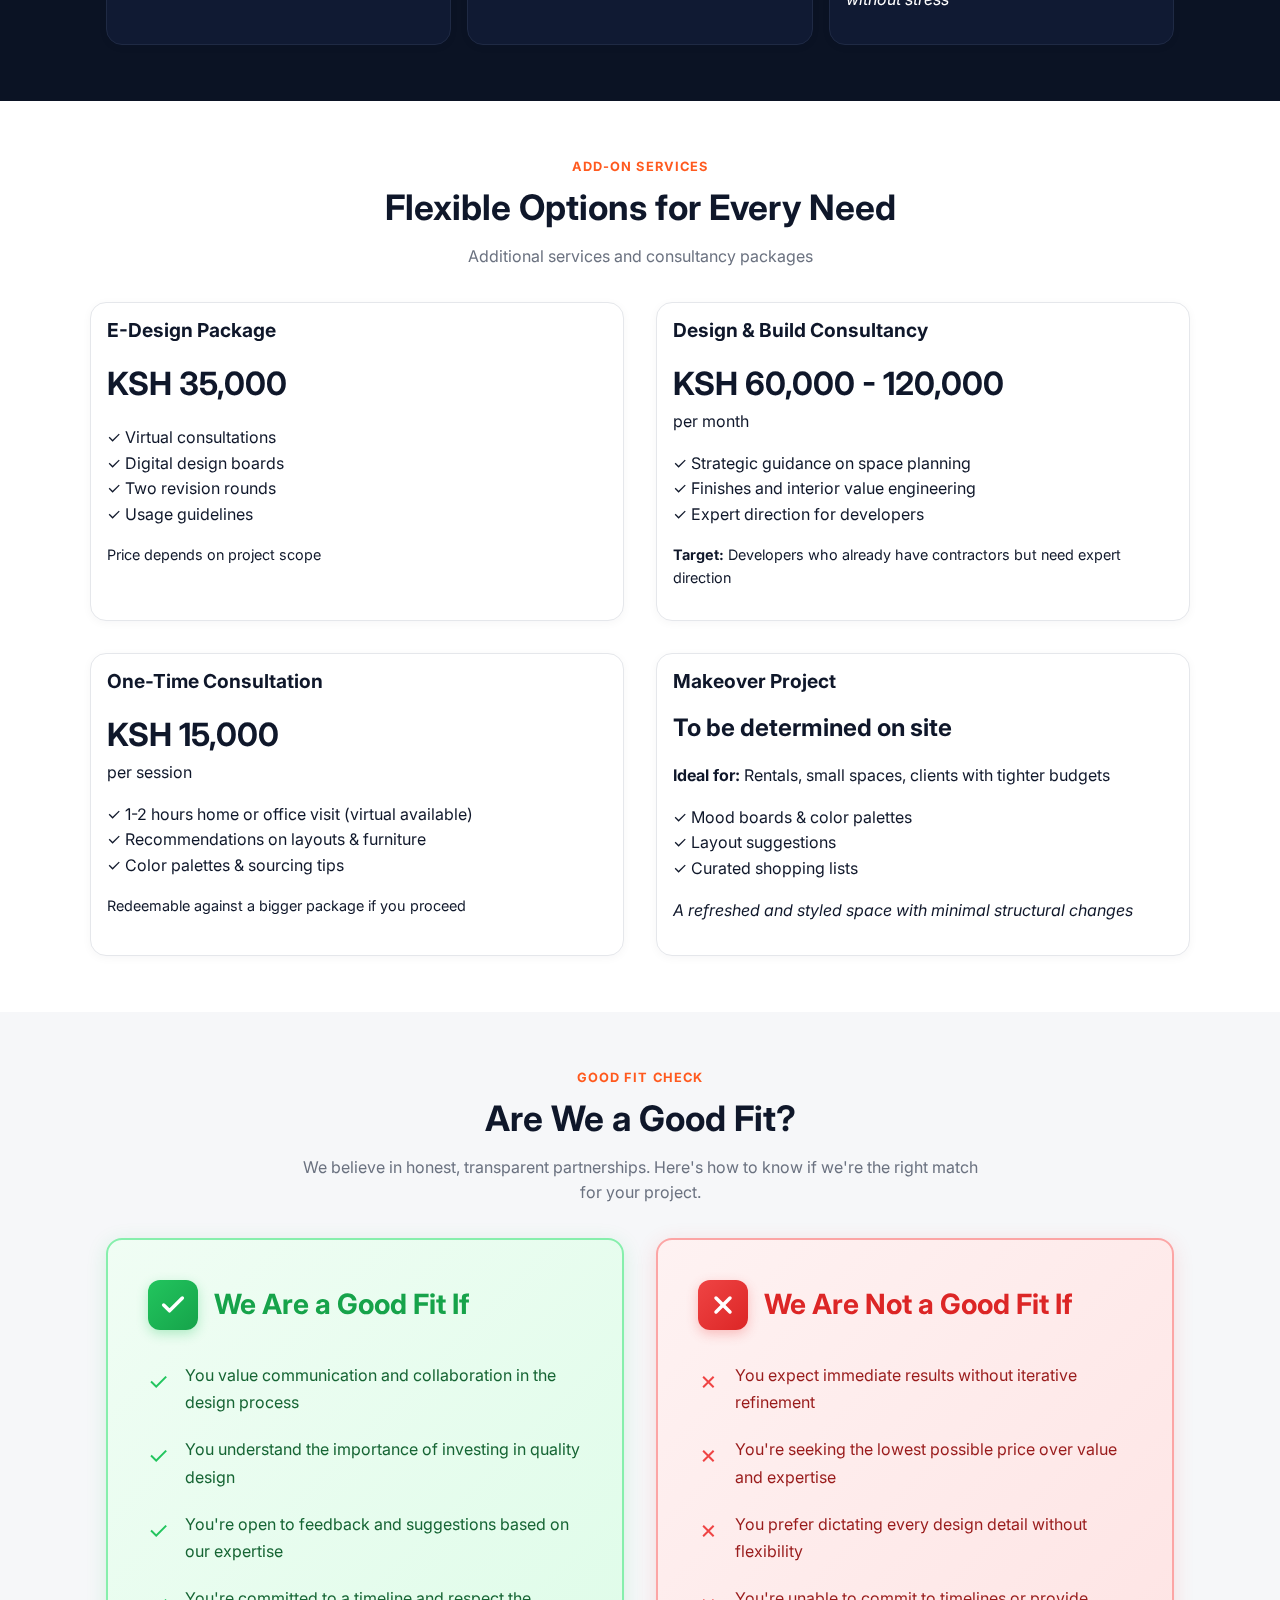
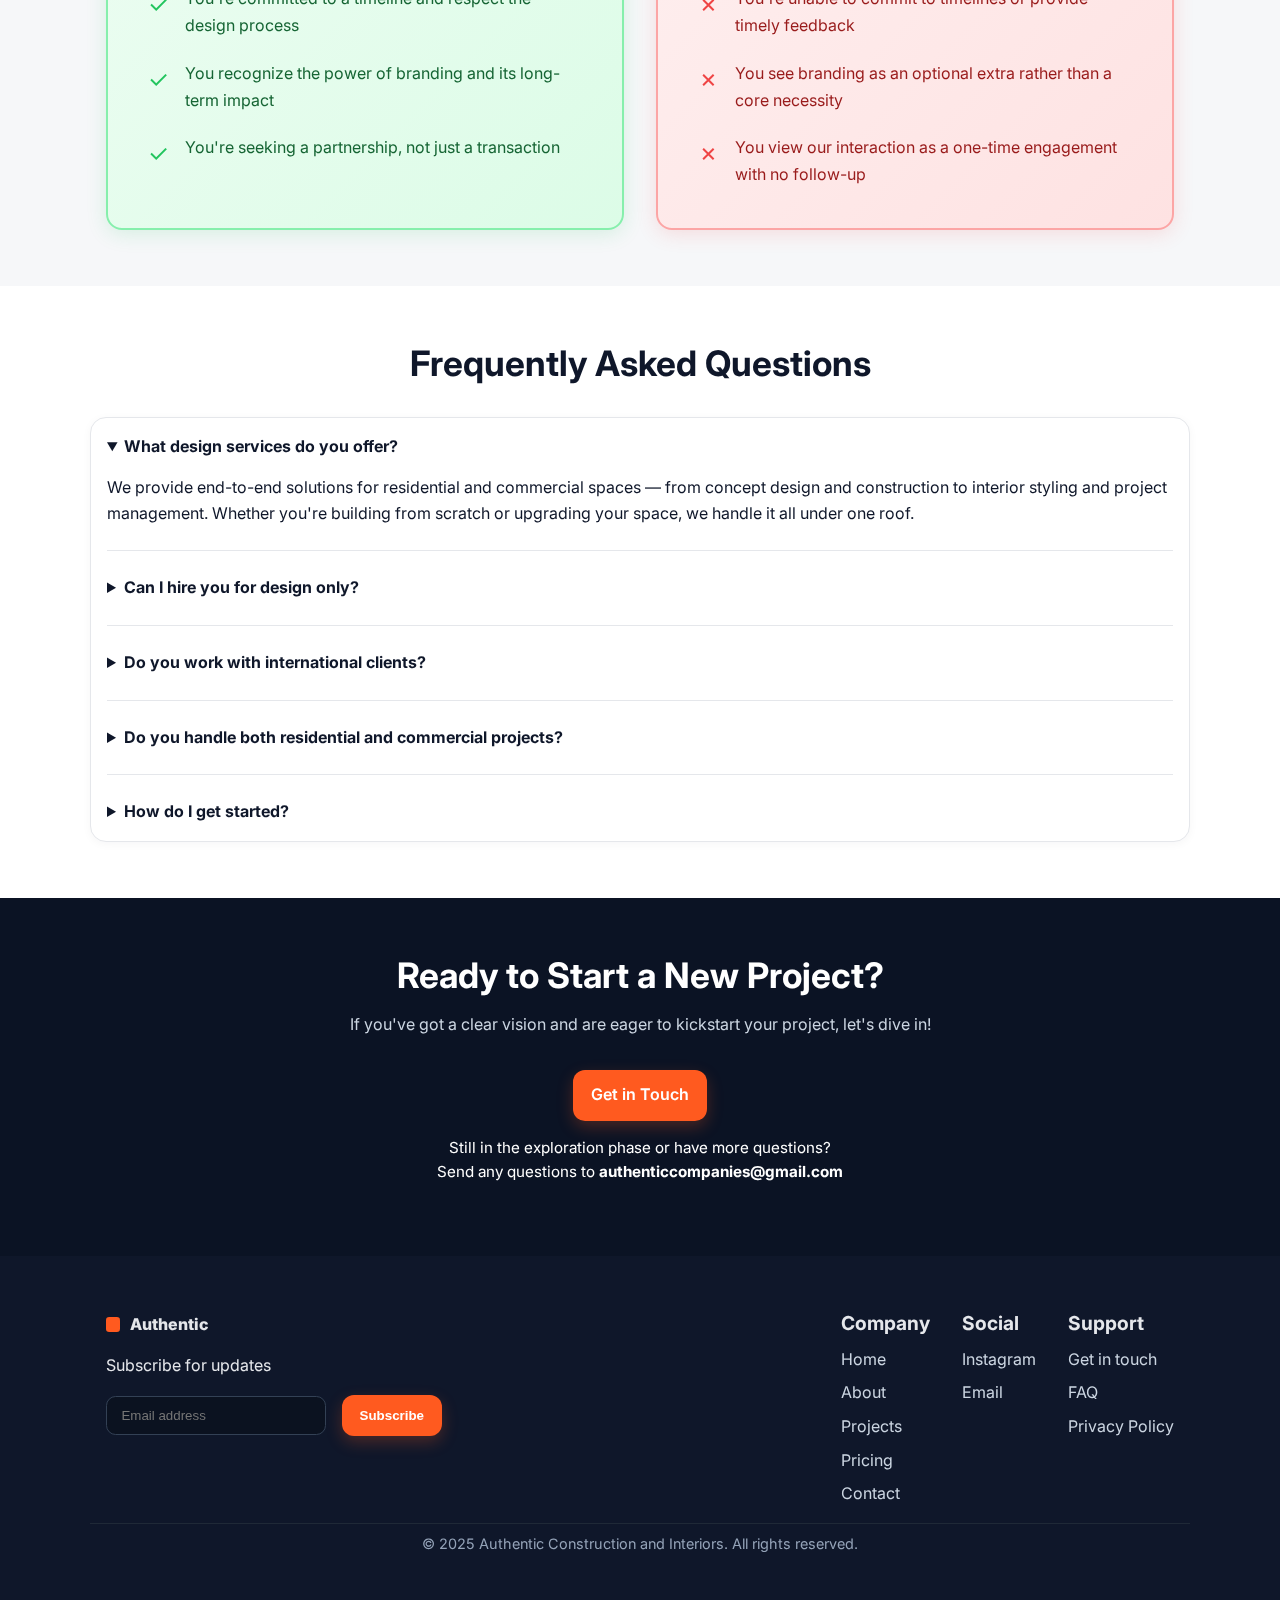
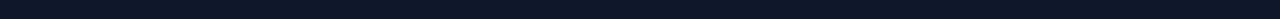
<file: pricing.html>
<!DOCTYPE html>
<html lang="en">
  <head>
    <meta charset="utf-8" />
    <meta name="viewport" content="width=device-width, initial-scale=1" />
    <meta
      name="description"
      content="Authentic Construction and Interiors pricing guide. Transparent pricing for construction, interior design, design-build, and consultancy services. Packages starting from KSH 15,000."
    />
    <meta
      name="keywords"
      content="construction pricing, interior design pricing, Kenya construction costs, design-build rates, project management fees, Nairobi contractors"
    />
    <meta name="author" content="Authentic Construction and Interiors" />
    <meta name="theme-color" content="#ff5a1f" />

    <!-- Open Graph / Facebook -->
    <meta property="og:type" content="website" />
    <meta
      property="og:url"
      content="https://authenticcompanies.com/pricing.html"
    />
    <meta
      property="og:title"
      content="Pricing & Packages — Authentic Construction and Interiors"
    />
    <meta
      property="og:description"
      content="Transparent pricing for construction and interior design services. From essential design packages to turnkey projects."
    />
    <meta
      property="og:image"
      content="https://authenticcompanies.com/images/hero.jpeg"
    />

    <!-- Twitter -->
    <meta property="twitter:card" content="summary_large_image" />
    <meta
      property="twitter:url"
      content="https://authenticcompanies.com/pricing.html"
    />
    <meta
      property="twitter:title"
      content="Pricing & Packages — Authentic Construction and Interiors"
    />
    <meta
      property="twitter:description"
      content="Transparent pricing for construction and interior design services. From essential design packages to turnkey projects."
    />
    <meta
      property="twitter:image"
      content="https://authenticcompanies.com/images/hero.jpeg"
    />

    <title>Pricing & Packages — Authentic Construction and Interiors</title>
    <link rel="stylesheet" href="styles.css" />
    <link rel="canonical" href="https://authenticcompanies.com/pricing.html" />
  </head>
  <body>
    <header>
      <div class="container nav">
        <a class="brand" href="index.html"
          ><span class="dot"></span><span>Authentic</span></a
        >
        <nav class="links">
          <a href="index.html">Home</a>
          <a href="about.html">About</a>
          <a href="projects.html">Projects</a>
          <a href="pricing.html">Pricing</a>
          <a class="btn" href="contact.html">Contact Us</a>
        </nav>
        <button
          class="menu-btn"
          aria-label="Open Menu"
          aria-expanded="false"
          onclick="toggleMenu()"
        >
          <span></span>
          <span></span>
          <span></span>
        </button>
      </div>
      <div
        id="mobileMenu"
        class="container"
        style="display: none; padding-bottom: 0.75rem"
      >
        <div class="card" style="padding: 0.75rem">
          <a href="index.html" class="row"><span>Home</span></a>
          <a href="about.html" class="row"><span>About</span></a>
          <a href="projects.html" class="row"><span>Projects</span></a>
          <a href="pricing.html" class="row"><span>Pricing</span></a>
          <a href="contact.html" class="row"><span>Contact</span></a>
        </div>
      </div>
    </header>

    <section class="section projects-hero">
      <div class="container">
        <div class="text-center">
          <span class="kicker">Service & Pricing Guide</span>
          <h1>Transparent Pricing for Your Project</h1>
          <p class="lead">
            We believe that an informed client is an empowered one. Explore our
            service packages designed to meet different needs and budgets.
          </p>
        </div>
      </div>
    </section>

    <section class="section container">
      <div class="text-center">
        <span class="kicker">Main Packages</span>
        <h2>Large-Scale & Commercial Projects</h2>
        <p class="lead">
          Comprehensive solutions for developers and large-scale projects
        </p>
      </div>
      <div class="grid grid-3 mt-4 stagger-animation">
        <div class="card animate-on-scroll" data-animation="fade-in-up">
          <div class="content">
            <h3>Design & Build Partner</h3>
            <div style="margin: 1.5rem 0">
              <div
                style="
                  font-size: 2.5rem;
                  font-weight: 700;
                  color: var(--primary);
                "
              >
                15%
              </div>
              <div style="color: var(--text-secondary)">
                of project cost (negotiable)
              </div>
            </div>
            <p style="margin-bottom: 1rem">
              <strong>Ideal for:</strong> Large-scale housing projects, office
              blocks, and mixed-use developments
            </p>
            <ul style="list-style: none; padding: 0">
              <li>✓ Architectural support & civil engineering</li>
              <li>✓ Interior design</li>
              <li>✓ Full project management</li>
            </ul>
          </div>
        </div>

        <div class="card animate-on-scroll" data-animation="fade-in-up">
          <div class="content">
            <h3>Interior Fit-outs</h3>
            <div style="margin: 1.5rem 0">
              <div
                style="
                  font-size: 2.5rem;
                  font-weight: 700;
                  color: var(--primary);
                "
              >
                KSH 5,000
              </div>
              <div style="color: var(--text-secondary)">per M²</div>
            </div>
            <p style="margin-bottom: 1rem">
              <strong>Ideal for:</strong> Show houses, apartments, office
              spaces, and Airbnbs
            </p>
            <ul style="list-style: none; padding: 0">
              <li>✓ Concept design & sourcing</li>
              <li>✓ Vendor coordination</li>
              <li>✓ Project management & final styling</li>
              <li
                style="
                  margin-top: 0.5rem;
                  font-size: 0.9rem;
                  color: var(--text-secondary);
                "
              >
                * Materials and finishes priced separately
              </li>
            </ul>
          </div>
        </div>

        <div class="card animate-on-scroll" data-animation="fade-in-up">
          <div class="content">
            <h3>White Label Collaboration</h3>
            <div style="margin: 1.5rem 0">
              <div
                style="
                  font-size: 2.5rem;
                  font-weight: 700;
                  color: var(--primary);
                "
              >
                $1,699
              </div>
              <div style="color: var(--text-secondary)">per project</div>
            </div>
            <p style="margin-bottom: 1rem">
              <strong>Ideal for:</strong> Developers who want to sell the vision
              for their investments
            </p>
            <ul style="list-style: none; padding: 0">
              <li>✓ Concept design for show houses</li>
              <li>✓ Styling + furniture procurement</li>
              <li>✓ Delivered under developer's branding</li>
            </ul>
          </div>
        </div>
      </div>
    </section>

    <section class="section dark">
      <div class="container">
        <div class="text-center">
          <span class="kicker">Interior Design Packages</span>
          <h2>For Homeowners & Businesses</h2>
          <p class="lead">
            Professional interior design services tailored to your space
          </p>
        </div>
        <div class="grid grid-3 mt-4 stagger-animation">
          <div class="card dark animate-on-scroll" data-animation="fade-in-up">
            <div class="content">
              <h3>Essential Design Package</h3>
              <div style="margin: 1.5rem 0">
                <div
                  style="
                    font-size: 2rem;
                    font-weight: 700;
                    color: var(--primary);
                  "
                >
                  KSH 45,000 - 80,000
                </div>
                <div style="color: var(--text-secondary)">per space</div>
              </div>
              <p style="margin-bottom: 1rem">
                <strong>Ideal for:</strong> Homeowners and business
                (retail/office spaces)
              </p>
              <ul style="list-style: none; padding: 0">
                <li>✓ Mood boards & 2D layouts</li>
                <li>✓ Colors + finishes selections</li>
                <li>✓ Professional guidance on design direction</li>
              </ul>
            </div>
          </div>

          <div class="card dark animate-on-scroll" data-animation="fade-in-up">
            <div class="content">
              <h3>Premium Interior Package</h3>
              <div style="margin: 1.5rem 0">
                <div
                  style="
                    font-size: 2rem;
                    font-weight: 700;
                    color: var(--primary);
                  "
                >
                  KSH 150,000+
                </div>
                <div style="color: var(--text-secondary)">
                  depending on scope
                </div>
              </div>
              <p style="margin-bottom: 1rem">
                <strong>Includes:</strong> Complete interior design solution
              </p>
              <ul style="list-style: none; padding: 0">
                <li>✓ Full interior design</li>
                <li>✓ 3D renders</li>
                <li>✓ Furniture sourcing</li>
                <li>✓ Interior styling</li>
              </ul>
            </div>
          </div>

          <div class="card dark animate-on-scroll" data-animation="fade-in-up">
            <div class="content">
              <h3>Turnkey Project</h3>
              <div style="margin: 1.5rem 0">
                <div
                  style="
                    font-size: 2.5rem;
                    font-weight: 700;
                    color: var(--primary);
                  "
                >
                  20%
                </div>
                <div style="color: var(--text-secondary)">of project cost</div>
              </div>
              <p style="margin-bottom: 1rem">
                <strong>Ideal for:</strong> Busy professionals, homeowners with
                larger projects
              </p>
              <ul style="list-style: none; padding: 0">
                <li>✓ Concept design & construction</li>
                <li>✓ Sourcing & vendor coordination</li>
                <li>✓ Full project management</li>
                <li>✓ Final styling & handover</li>
                <li style="margin-top: 0.5rem; font-style: italic">
                  Walk into a fully finished, styled home without stress
                </li>
              </ul>
            </div>
          </div>
        </div>
      </div>
    </section>

    <section class="section container">
      <div class="text-center">
        <span class="kicker">Add-On Services</span>
        <h2>Flexible Options for Every Need</h2>
        <p class="lead">Additional services and consultancy packages</p>
      </div>
      <div class="grid grid-2 mt-4" style="gap: 2rem">
        <div class="card animate-on-scroll" data-animation="fade-in-up">
          <div class="content">
            <h3>E-Design Package</h3>
            <div style="margin: 1rem 0">
              <div
                style="font-size: 2rem; font-weight: 700; color: var(--primary)"
              >
                KSH 35,000
              </div>
            </div>
            <ul style="list-style: none; padding: 0">
              <li>✓ Virtual consultations</li>
              <li>✓ Digital design boards</li>
              <li>✓ Two revision rounds</li>
              <li>✓ Usage guidelines</li>
            </ul>
            <p
              style="
                margin-top: 1rem;
                font-size: 0.9rem;
                color: var(--text-secondary);
              "
            >
              Price depends on project scope
            </p>
          </div>
        </div>

        <div class="card animate-on-scroll" data-animation="fade-in-up">
          <div class="content">
            <h3>Design & Build Consultancy</h3>
            <div style="margin: 1rem 0">
              <div
                style="font-size: 2rem; font-weight: 700; color: var(--primary)"
              >
                KSH 60,000 - 120,000
              </div>
              <div style="color: var(--text-secondary)">per month</div>
            </div>
            <ul style="list-style: none; padding: 0">
              <li>✓ Strategic guidance on space planning</li>
              <li>✓ Finishes and interior value engineering</li>
              <li>✓ Expert direction for developers</li>
            </ul>
            <p
              style="
                margin-top: 1rem;
                font-size: 0.9rem;
                color: var(--text-secondary);
              "
            >
              <strong>Target:</strong> Developers who already have contractors
              but need expert direction
            </p>
          </div>
        </div>

        <div class="card animate-on-scroll" data-animation="fade-in-up">
          <div class="content">
            <h3>One-Time Consultation</h3>
            <div style="margin: 1rem 0">
              <div
                style="font-size: 2rem; font-weight: 700; color: var(--primary)"
              >
                KSH 15,000
              </div>
              <div style="color: var(--text-secondary)">per session</div>
            </div>
            <ul style="list-style: none; padding: 0">
              <li>✓ 1-2 hours home or office visit (virtual available)</li>
              <li>✓ Recommendations on layouts & furniture</li>
              <li>✓ Color palettes & sourcing tips</li>
            </ul>
            <p
              style="
                margin-top: 1rem;
                font-size: 0.9rem;
                color: var(--text-secondary);
              "
            >
              Redeemable against a bigger package if you proceed
            </p>
          </div>
        </div>

        <div class="card animate-on-scroll" data-animation="fade-in-up">
          <div class="content">
            <h3>Makeover Project</h3>
            <div style="margin: 1rem 0">
              <div
                style="
                  font-size: 1.5rem;
                  font-weight: 700;
                  color: var(--primary);
                "
              >
                To be determined on site
              </div>
            </div>
            <p style="margin-bottom: 1rem">
              <strong>Ideal for:</strong> Rentals, small spaces, clients with
              tighter budgets
            </p>
            <ul style="list-style: none; padding: 0">
              <li>✓ Mood boards & color palettes</li>
              <li>✓ Layout suggestions</li>
              <li>✓ Curated shopping lists</li>
            </ul>
            <p style="margin-top: 1rem; font-style: italic">
              A refreshed and styled space with minimal structural changes
            </p>
          </div>
        </div>
      </div>
    </section>

    <section class="section alt">
      <div class="container">
        <div class="text-center">
          <span class="kicker">Good Fit Check</span>
          <h2>Are We a Good Fit?</h2>
          <p class="lead" style="margin-top: 1rem">
            We believe in honest, transparent partnerships. Here's how to know
            if we're the right match for your project.
          </p>
        </div>
        <div class="grid grid-2 mt-4" style="gap: 2rem">
          <!-- Good Fit Card -->
          <div
            style="
              background: linear-gradient(135deg, #f0fdf4 0%, #dcfce7 100%);
              border: 2px solid #86efac;
              border-radius: 1rem;
              padding: 2.5rem;
              box-shadow: 0 4px 20px rgba(34, 197, 94, 0.15);
              transition: all 0.3s ease;
            "
            onmouseover="this.style.transform='translateY(-5px)'; this.style.boxShadow='0 8px 30px rgba(34, 197, 94, 0.25)'"
            onmouseout="this.style.transform='translateY(0)'; this.style.boxShadow='0 4px 20px rgba(34, 197, 94, 0.15)'"
          >
            <div
              style="
                display: flex;
                align-items: center;
                gap: 1rem;
                margin-bottom: 2rem;
              "
            >
              <div
                style="
                  width: 50px;
                  height: 50px;
                  background: linear-gradient(135deg, #22c55e, #16a34a);
                  border-radius: 12px;
                  display: flex;
                  align-items: center;
                  justify-content: center;
                  box-shadow: 0 4px 12px rgba(34, 197, 94, 0.3);
                "
              >
                <svg
                  width="28"
                  height="28"
                  viewBox="0 0 24 24"
                  fill="none"
                  stroke="white"
                  stroke-width="3"
                  stroke-linecap="round"
                  stroke-linejoin="round"
                >
                  <polyline points="20 6 9 17 4 12"></polyline>
                </svg>
              </div>
              <h3 style="color: #16a34a; margin: 0; font-size: 1.75rem">
                We Are a Good Fit If
              </h3>
            </div>
            <ul style="list-style: none; padding: 0; margin: 0">
              <li
                style="
                  display: flex;
                  align-items: start;
                  gap: 1rem;
                  margin-bottom: 1.25rem;
                  line-height: 1.7;
                "
              >
                <span style="color: #22c55e; font-size: 1.5rem; flex-shrink: 0"
                  >✓</span
                >
                <span style="color: #166534"
                  >You value communication and collaboration in the design
                  process</span
                >
              </li>
              <li
                style="
                  display: flex;
                  align-items: start;
                  gap: 1rem;
                  margin-bottom: 1.25rem;
                  line-height: 1.7;
                "
              >
                <span style="color: #22c55e; font-size: 1.5rem; flex-shrink: 0"
                  >✓</span
                >
                <span style="color: #166534"
                  >You understand the importance of investing in quality
                  design</span
                >
              </li>
              <li
                style="
                  display: flex;
                  align-items: start;
                  gap: 1rem;
                  margin-bottom: 1.25rem;
                  line-height: 1.7;
                "
              >
                <span style="color: #22c55e; font-size: 1.5rem; flex-shrink: 0"
                  >✓</span
                >
                <span style="color: #166534"
                  >You're open to feedback and suggestions based on our
                  expertise</span
                >
              </li>
              <li
                style="
                  display: flex;
                  align-items: start;
                  gap: 1rem;
                  margin-bottom: 1.25rem;
                  line-height: 1.7;
                "
              >
                <span style="color: #22c55e; font-size: 1.5rem; flex-shrink: 0"
                  >✓</span
                >
                <span style="color: #166534"
                  >You're committed to a timeline and respect the design
                  process</span
                >
              </li>
              <li
                style="
                  display: flex;
                  align-items: start;
                  gap: 1rem;
                  margin-bottom: 1.25rem;
                  line-height: 1.7;
                "
              >
                <span style="color: #22c55e; font-size: 1.5rem; flex-shrink: 0"
                  >✓</span
                >
                <span style="color: #166534"
                  >You recognize the power of branding and its long-term
                  impact</span
                >
              </li>
              <li
                style="
                  display: flex;
                  align-items: start;
                  gap: 1rem;
                  line-height: 1.7;
                "
              >
                <span style="color: #22c55e; font-size: 1.5rem; flex-shrink: 0"
                  >✓</span
                >
                <span style="color: #166534"
                  >You're seeking a partnership, not just a transaction</span
                >
              </li>
            </ul>
          </div>

          <!-- Not Good Fit Card -->
          <div
            style="
              background: linear-gradient(135deg, #fef2f2 0%, #fee2e2 100%);
              border: 2px solid #fca5a5;
              border-radius: 1rem;
              padding: 2.5rem;
              box-shadow: 0 4px 20px rgba(239, 68, 68, 0.15);
              transition: all 0.3s ease;
            "
            onmouseover="this.style.transform='translateY(-5px)'; this.style.boxShadow='0 8px 30px rgba(239, 68, 68, 0.25)'"
            onmouseout="this.style.transform='translateY(0)'; this.style.boxShadow='0 4px 20px rgba(239, 68, 68, 0.15)'"
          >
            <div
              style="
                display: flex;
                align-items: center;
                gap: 1rem;
                margin-bottom: 2rem;
              "
            >
              <div
                style="
                  width: 50px;
                  height: 50px;
                  background: linear-gradient(135deg, #ef4444, #dc2626);
                  border-radius: 12px;
                  display: flex;
                  align-items: center;
                  justify-content: center;
                  box-shadow: 0 4px 12px rgba(239, 68, 68, 0.3);
                "
              >
                <svg
                  width="28"
                  height="28"
                  viewBox="0 0 24 24"
                  fill="none"
                  stroke="white"
                  stroke-width="3"
                  stroke-linecap="round"
                  stroke-linejoin="round"
                >
                  <line x1="18" y1="6" x2="6" y2="18"></line>
                  <line x1="6" y1="6" x2="18" y2="18"></line>
                </svg>
              </div>
              <h3 style="color: #dc2626; margin: 0; font-size: 1.75rem">
                We Are Not a Good Fit If
              </h3>
            </div>
            <ul style="list-style: none; padding: 0; margin: 0">
              <li
                style="
                  display: flex;
                  align-items: start;
                  gap: 1rem;
                  margin-bottom: 1.25rem;
                  line-height: 1.7;
                "
              >
                <span style="color: #ef4444; font-size: 1.5rem; flex-shrink: 0"
                  >✗</span
                >
                <span style="color: #991b1b"
                  >You expect immediate results without iterative
                  refinement</span
                >
              </li>
              <li
                style="
                  display: flex;
                  align-items: start;
                  gap: 1rem;
                  margin-bottom: 1.25rem;
                  line-height: 1.7;
                "
              >
                <span style="color: #ef4444; font-size: 1.5rem; flex-shrink: 0"
                  >✗</span
                >
                <span style="color: #991b1b"
                  >You're seeking the lowest possible price over value and
                  expertise</span
                >
              </li>
              <li
                style="
                  display: flex;
                  align-items: start;
                  gap: 1rem;
                  margin-bottom: 1.25rem;
                  line-height: 1.7;
                "
              >
                <span style="color: #ef4444; font-size: 1.5rem; flex-shrink: 0"
                  >✗</span
                >
                <span style="color: #991b1b"
                  >You prefer dictating every design detail without
                  flexibility</span
                >
              </li>
              <li
                style="
                  display: flex;
                  align-items: start;
                  gap: 1rem;
                  margin-bottom: 1.25rem;
                  line-height: 1.7;
                "
              >
                <span style="color: #ef4444; font-size: 1.5rem; flex-shrink: 0"
                  >✗</span
                >
                <span style="color: #991b1b"
                  >You're unable to commit to timelines or provide timely
                  feedback</span
                >
              </li>
              <li
                style="
                  display: flex;
                  align-items: start;
                  gap: 1rem;
                  margin-bottom: 1.25rem;
                  line-height: 1.7;
                "
              >
                <span style="color: #ef4444; font-size: 1.5rem; flex-shrink: 0"
                  >✗</span
                >
                <span style="color: #991b1b"
                  >You see branding as an optional extra rather than a core
                  necessity</span
                >
              </li>
              <li
                style="
                  display: flex;
                  align-items: start;
                  gap: 1rem;
                  line-height: 1.7;
                "
              >
                <span style="color: #ef4444; font-size: 1.5rem; flex-shrink: 0"
                  >✗</span
                >
                <span style="color: #991b1b"
                  >You view our interaction as a one-time engagement with no
                  follow-up</span
                >
              </li>
            </ul>
          </div>
        </div>
      </div>
    </section>

    <section class="section container">
      <div class="text-center">
        <h2>Frequently Asked Questions</h2>
      </div>
      <div class="card mt-4" style="padding: 1rem">
        <details open>
          <summary><strong>What design services do you offer?</strong></summary>
          <p>
            We provide end-to-end solutions for residential and commercial
            spaces — from concept design and construction to interior styling
            and project management. Whether you're building from scratch or
            upgrading your space, we handle it all under one roof.
          </p>
        </details>
        <hr />
        <details>
          <summary><strong>Can I hire you for design only?</strong></summary>
          <p>
            Yes. You can choose a Design-Only package if you already have your
            own contractor. We'll create detailed layouts, 3D visuals, and
            specifications you can implement with your team.
          </p>
        </details>
        <hr />
        <details>
          <summary>
            <strong>Do you work with international clients?</strong>
          </summary>
          <p>
            We are based in Kenya and take on projects nationwide, including
            Nairobi, Mombasa, Kisumu, and other regions. Virtual design
            consultations are also available for clients outside Kenya.
          </p>
        </details>
        <hr />
        <details>
          <summary>
            <strong
              >Do you handle both residential and commercial projects?</strong
            >
          </summary>
          <p>
            Absolutely. We design and build homes, offices, retail stores, and
            hospitality spaces, tailoring each project to fit the client's
            personality and brand identity.
          </p>
        </details>
        <hr />
        <details>
          <summary><strong>How do I get started?</strong></summary>
          <p>
            Simply book a consultation with us. We'll discuss your goals,
            budget, and timeline, then recommend the best package — from
            consultancy to full design-and-build services. Fill out the project
            inquiry form at
            <strong>AUTHENTICCOMPANIES.COM</strong> or email us at
            <strong>authenticcompanies@gmail.com</strong>
          </p>
        </details>
      </div>
    </section>

    <section class="section dark">
      <div class="container center">
        <h2>Ready to Start a New Project?</h2>
        <p class="lead">
          If you've got a clear vision and are eager to kickstart your project,
          let's dive in!
        </p>
        <a class="btn mt-4" href="contact.html">Get in Touch</a>
        <p class="mt-3" style="font-size: 0.95rem">
          Still in the exploration phase or have more questions?<br />
          Send any questions to <strong>authenticcompanies@gmail.com</strong>
        </p>
      </div>
    </section>

    <footer class="section">
      <div class="container grid">
        <div>
          <div class="brand">
            <span class="dot"></span><span>Authentic</span>
          </div>
          <p class="mt-4">Subscribe for updates</p>
          <form
            class="row mt-2"
            onsubmit="event.preventDefault(); alert('Thanks for subscribing!')"
          >
            <input
              type="email"
              placeholder="Email address"
              required
              style="
                padding: 0.7rem 0.9rem;
                border: 1px solid #334155;
                border-radius: 0.6rem;
                min-width: 220px;
                background: #0b1220;
                color: #e2e8f0;
              "
            />
            <button class="btn" type="submit">Subscribe</button>
          </form>
        </div>
        <div>
          <h3>Company</h3>
          <div class="stack mt-2">
            <a href="index.html">Home</a>
            <a href="about.html">About</a>
            <a href="projects.html">Projects</a>
            <a href="pricing.html">Pricing</a>
            <a href="contact.html">Contact</a>
          </div>
        </div>
        <div>
          <h3>Social</h3>
          <div class="stack mt-2">
            <a href="https://instagram.com/authenticinteriors" target="_blank"
              >Instagram</a
            >
            <a href="mailto:authenticcompanies@gmail.com">Email</a>
          </div>
        </div>
        <div>
          <h3>Support</h3>
          <div class="stack mt-2">
            <a href="contact.html">Get in touch</a>
            <a href="#">FAQ</a>
            <a href="#">Privacy Policy</a>
          </div>
        </div>
      </div>
      <div class="container subfooter">
        © 2025 Authentic Construction and Interiors. All rights reserved.
      </div>
    </footer>

    <!-- Floating WhatsApp Button -->
    <a
      href="https://wa.me/254758405988"
      target="_blank"
      class="whatsapp-float"
      style="
        position: fixed;
        width: 60px;
        height: 60px;
        bottom: 30px;
        right: 30px;
        background-color: #25d366;
        color: white;
        border-radius: 50px;
        text-align: center;
        font-size: 30px;
        box-shadow: 0 4px 12px rgba(0, 0, 0, 0.3);
        z-index: 1000;
        display: flex;
        align-items: center;
        justify-content: center;
        transition: all 0.3s ease;
        text-decoration: none;
      "
      onmouseover="this.style.transform='scale(1.1)'"
      onmouseout="this.style.transform='scale(1)'"
    >
      <svg
        width="30"
        height="30"
        viewBox="0 0 24 24"
        fill="currentColor"
        style="margin-top: -2px"
      >
        <path
          d="M17.472 14.382c-.297-.149-1.758-.867-2.03-.967-.273-.099-.471-.149-.67.15-.197.297-.767.966-.94 1.164-.173.199-.347.223-.644.074-.297-.149-1.255-.462-2.39-1.475-.883-.788-1.48-1.761-1.653-2.059-.173-.297-.018-.458.13-.606.134-.133.297-.347.446-.521.151-.172.2-.296.3-.495.099-.198.05-.372-.025-.521-.075-.148-.669-1.611-.916-2.206-.242-.579-.487-.501-.669-.51l-.57-.01c-.198 0-.52.074-.792.372s-1.04 1.016-1.04 2.479 1.065 2.876 1.213 3.074c.149.198 2.095 3.2 5.076 4.487.709.306 1.263.489 1.694.626.712.226 1.36.194 1.872.118.571-.085 1.758-.719 2.006-1.413.248-.695.248-1.29.173-1.414-.074-.123-.272-.198-.57-.347m-5.421 7.403h-.004a9.87 9.87 0 01-5.031-1.378l-.361-.214-3.741.982.998-3.648-.235-.374a9.86 9.86 0 01-1.51-5.26c.001-5.45 4.436-9.884 9.888-9.884 2.64 0 5.122 1.03 6.988 2.898a9.825 9.825 0 012.893 6.994c-.003 5.45-4.437 9.884-9.885 9.884m8.413-18.297A11.815 11.815 0 0012.05 0C5.495 0 .16 5.335.157 11.892c0 2.096.547 4.142 1.588 5.945L.057 24l6.305-1.654a11.882 11.882 0 005.683 1.448h.005c6.554 0 11.89-5.335 11.893-11.893a11.821 11.821 0 00-3.48-8.413Z"
        />
      </svg>
      <span
        style="
          position: absolute;
          right: 70px;
          background-color: #333;
          color: white;
          padding: 8px 12px;
          border-radius: 6px;
          font-size: 14px;
          white-space: nowrap;
          opacity: 0;
          visibility: hidden;
          transition: all 0.3s ease;
          font-family: inherit;
        "
        >WhatsApp Us</span
      >
    </a>

    <style>
      .whatsapp-float:hover span {
        opacity: 1;
        visibility: visible;
      }
    </style>

    <script src="script.js"></script>
  </body>
</html>
</file>
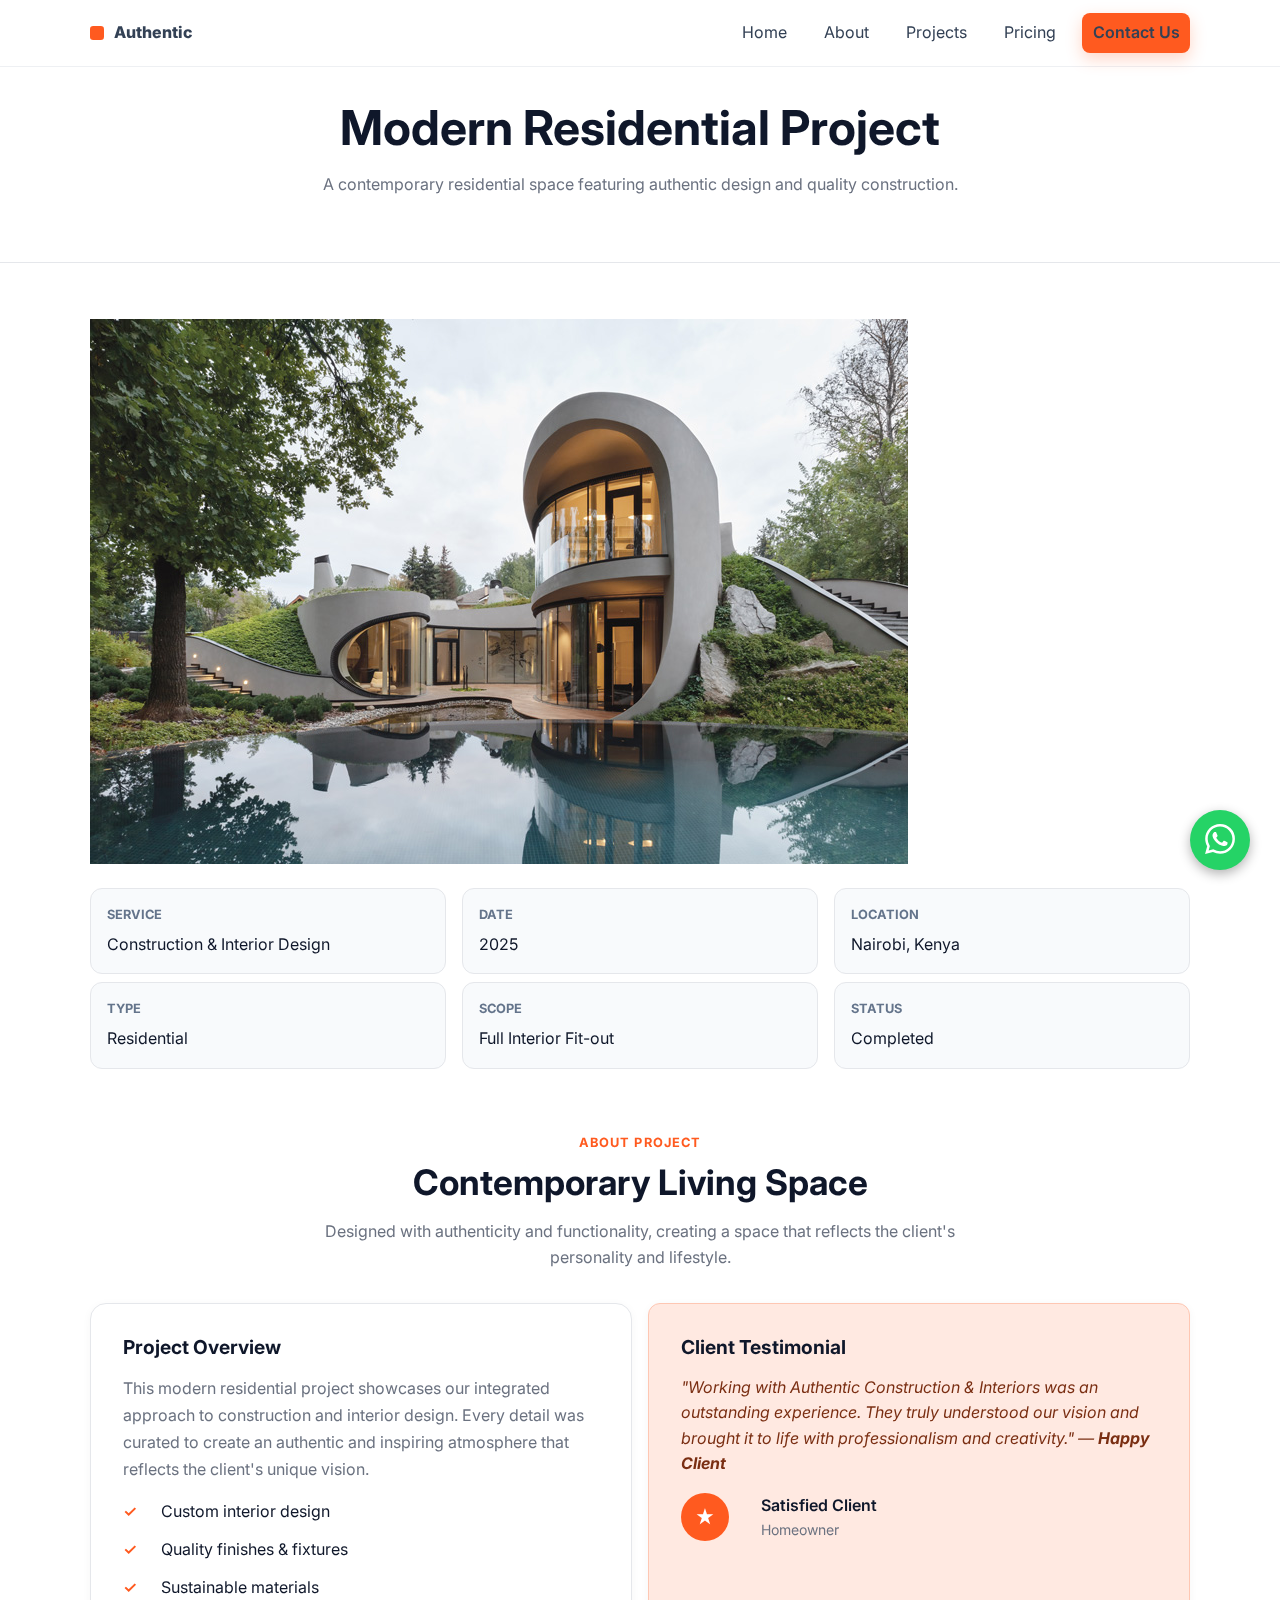
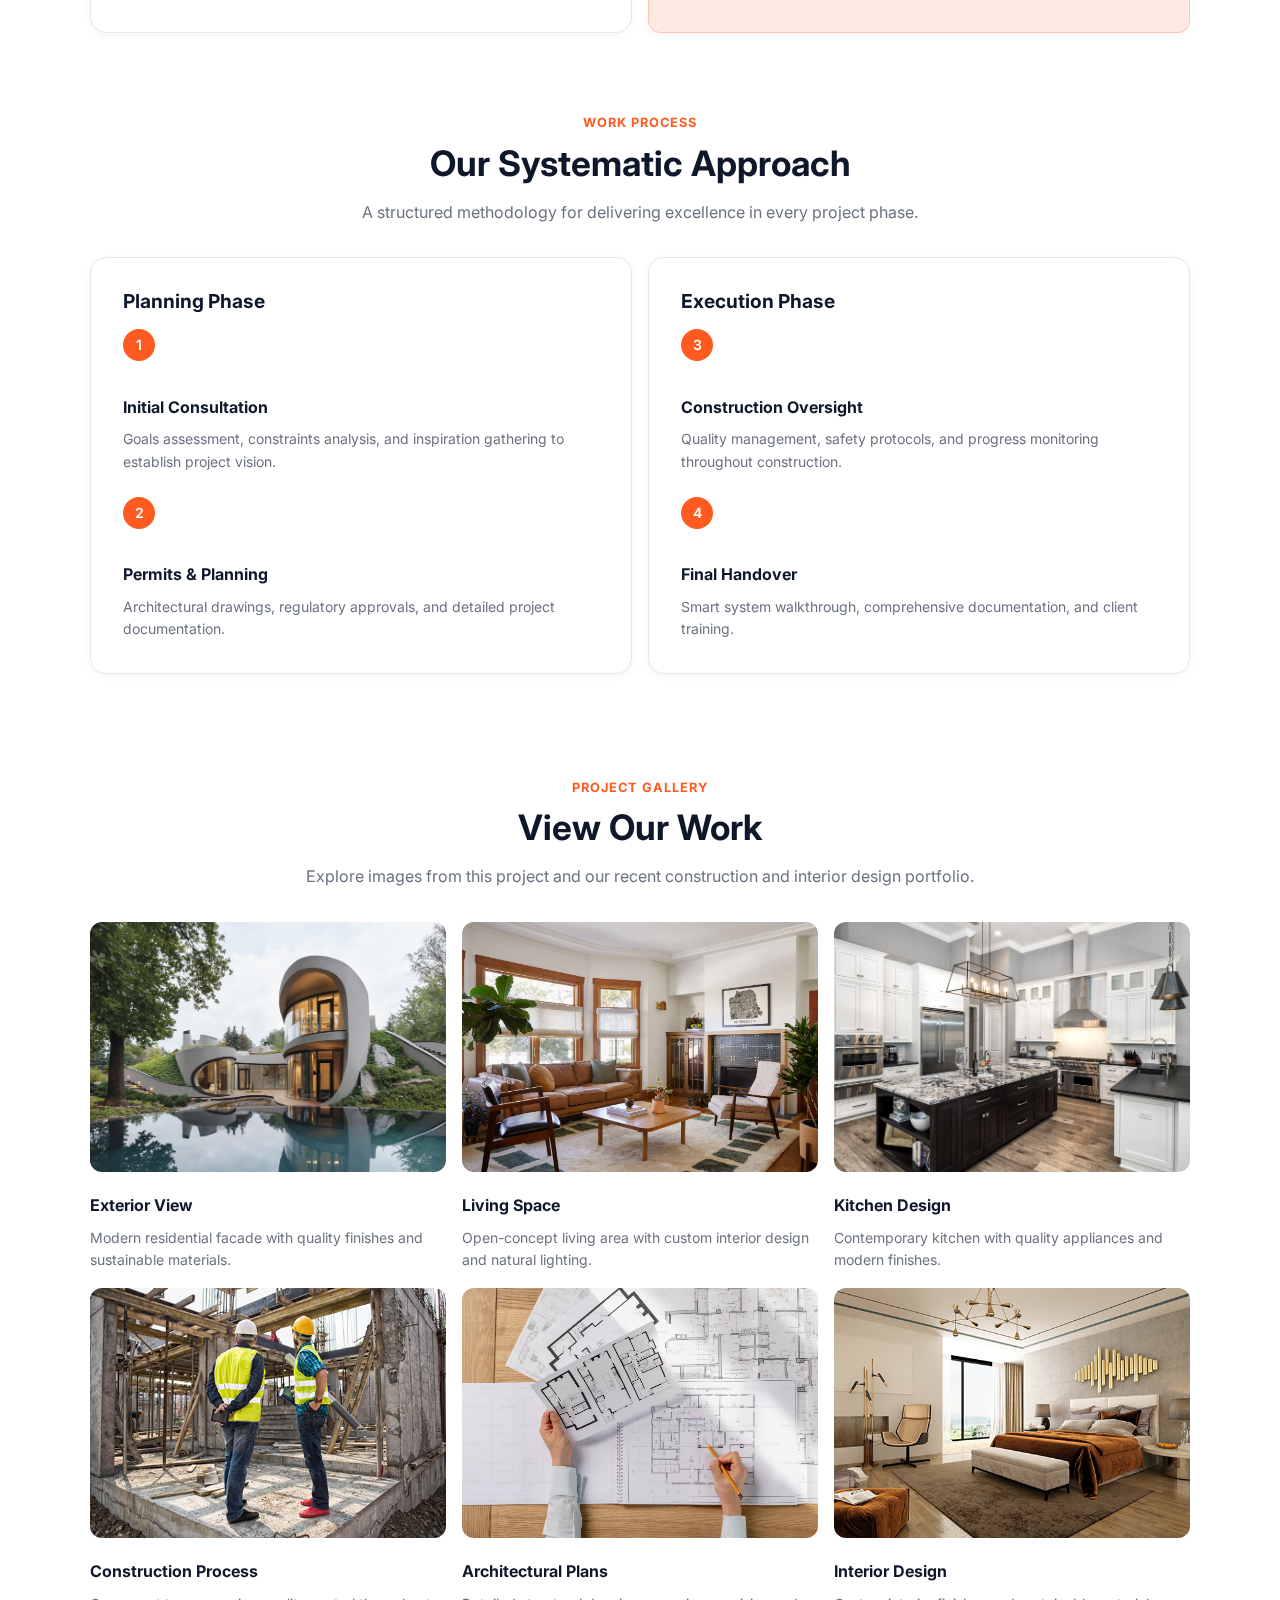
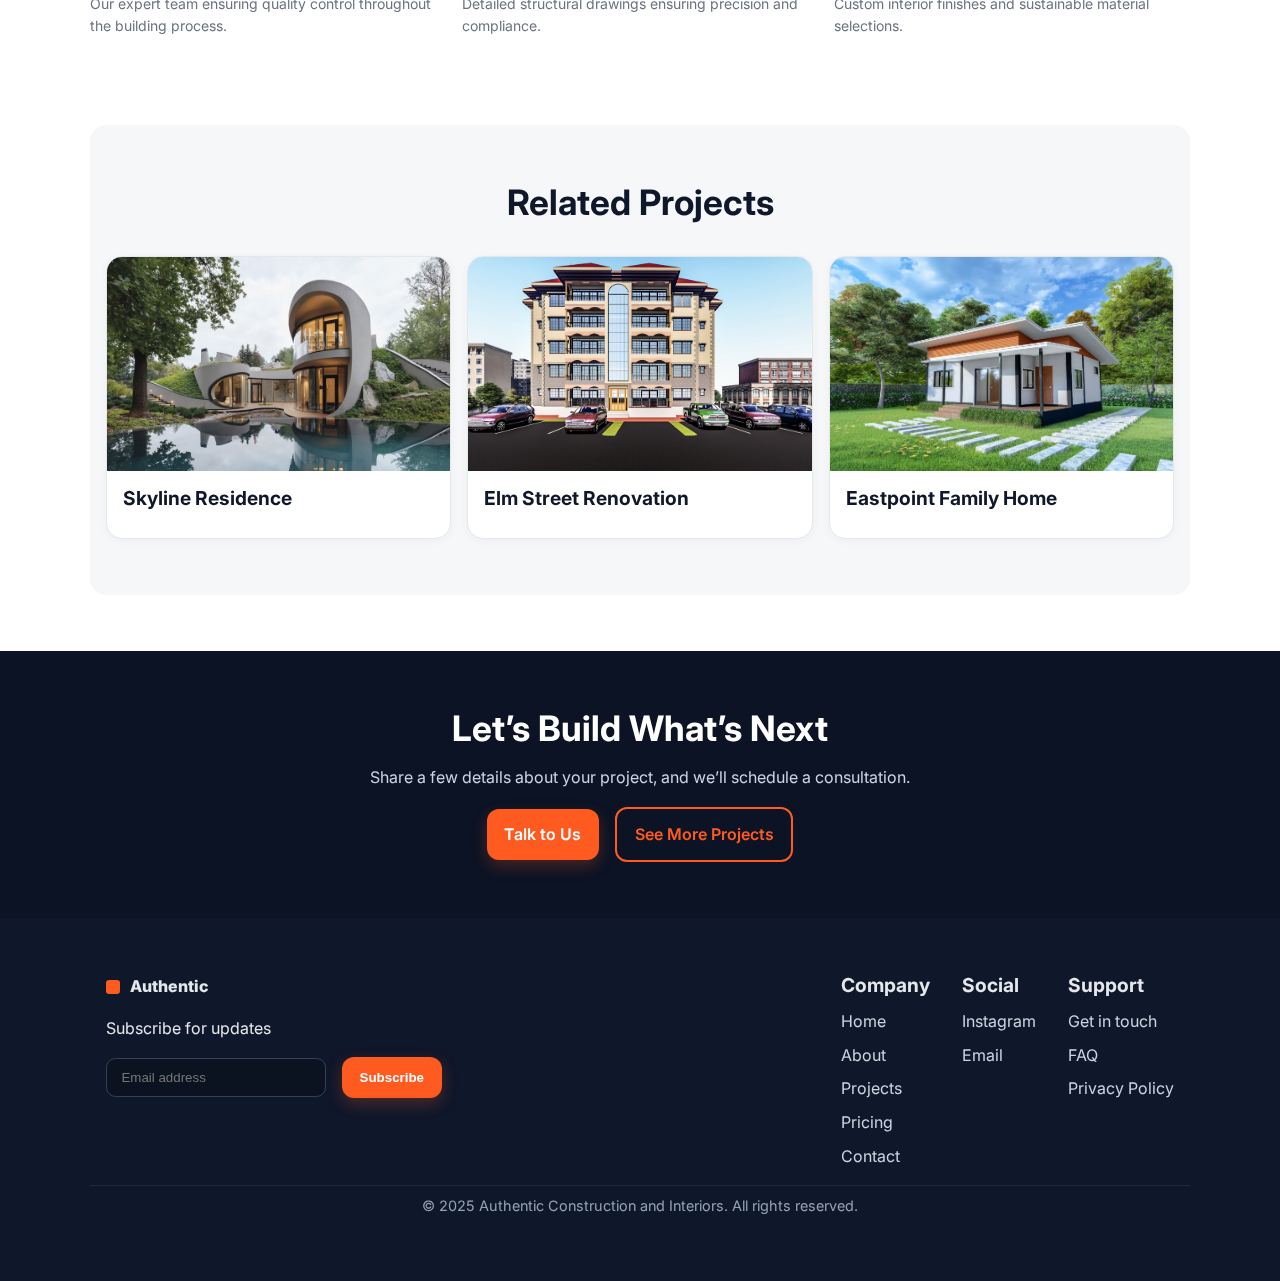
<file: project.html>
<!DOCTYPE html>
<html lang="en">
  <head>
    <meta charset="utf-8" />
    <meta name="viewport" content="width=device-width, initial-scale=1" />
    <meta
      name="description"
      content="Modern Residential Interior Design - A contemporary interior design project featuring custom finishes and authentic styling. Completed by Authentic Construction and Interiors."
    />
    <meta
      name="keywords"
      content="interior design, residential construction, modern home, Nairobi, Kenya, contemporary design, construction case study"
    />
    <meta name="author" content="Authentic Construction and Interiors" />
    <meta name="theme-color" content="#ff5a1f" />

    <!-- Open Graph / Facebook -->
    <meta property="og:type" content="article" />
    <meta
      property="og:url"
      content="https://authenticcompanies.com/project.html"
    />
    <meta
      property="og:title"
      content="Modern Residential Project — Authentic Construction and Interiors"
    />
    <meta
      property="og:description"
      content="Contemporary residential project featuring custom interior design and quality construction. Completed 2025."
    />
    <meta
      property="og:image"
      content="https://authenticcompanies.com/images/projects-background.jpg"
    />

    <!-- Twitter -->
    <meta property="twitter:card" content="summary_large_image" />
    <meta
      property="twitter:url"
      content="https://authenticcompanies.com/project.html"
    />
    <meta
      property="twitter:title"
      content="Modern Residential Project — Authentic Construction and Interiors"
    />
    <meta
      property="twitter:description"
      content="Contemporary residential project featuring custom interior design and quality construction. Completed 2025."
    />
    <meta
      property="twitter:image"
      content="https://authenticcompanies.com/images/projects-background.jpg"
    />

    <title>Modern Residential Project — Authentic</title>
    <link rel="stylesheet" href="styles.css" />
    <link rel="canonical" href="https://authenticcompanies.com/project.html" />
  </head>
  <body>
    <header>
      <div class="container nav">
        <a class="brand" href="index.html"
          ><span class="dot"></span><span>Authentic</span></a
        >
        <nav class="links">
          <a href="index.html">Home</a>
          <a href="about.html">About</a>
          <a href="projects.html">Projects</a>
          <a href="pricing.html">Pricing</a>
          <a class="btn" href="contact.html">Contact Us</a>
        </nav>
        <button
          class="menu-btn"
          aria-label="Open Menu"
          aria-expanded="false"
          onclick="toggleMenu()"
        >
          <span></span>
          <span></span>
          <span></span>
        </button>
      </div>
      <div
        id="mobileMenu"
        class="container"
        style="display: none; padding-bottom: 0.75rem"
      >
        <div class="card" style="padding: 0.75rem">
          <a href="index.html" class="row"><span>Home</span></a>
          <a href="about.html" class="row"><span>About</span></a>
          <a href="projects.html" class="row"><span>Projects</span></a>
          <a href="pricing.html" class="row"><span>Pricing</span></a>
          <a href="contact.html" class="row"><span>Contact</span></a>
        </div>
      </div>
    </header>

    <section class="hero-slim projects-hero">
      <div class="container text-center">
        <h1>Modern Residential Project</h1>
        <p class="lead">
          A contemporary residential space featuring authentic design and quality construction.
        </p>
      </div>
    </section>

    <section class="section container">
      <img
        src="images/house 1.jpg"
        alt="Nairobi Smart Home wide banner"
        class="project-hero-image"
      />
      <div class="grid grid-3 mt-6 stagger-animation">
        <div class="meta animate-on-scroll" data-animation="fade-in-up">
          <strong>Service</strong><span>Construction & Interior Design</span>
        </div>
        <div class="meta animate-on-scroll" data-animation="fade-in-up">
          <strong>Date</strong><span>2025</span>
        </div>
        <div class="meta animate-on-scroll" data-animation="fade-in-up">
          <strong>Location</strong><span>Nairobi, Kenya</span>
        </div>
      </div>
      <div class="grid grid-3 mt-2">
        <div class="meta animate-on-scroll" data-animation="fade-in-up">
          <strong>Type</strong><span>Residential</span>
        </div>
        <div class="meta animate-on-scroll" data-animation="fade-in-up">
          <strong>Scope</strong><span>Full Interior Fit-out</span>
        </div>
        <div class="meta animate-on-scroll" data-animation="fade-in-up">
          <strong>Status</strong><span>Completed</span>
        </div>
      </div>

      <div class="text-center" style="margin-top: 4rem; margin-bottom: 2rem">
        <span class="kicker">About Project</span>
        <h2>Contemporary Living Space</h2>
        <p class="lead">
          Designed with authenticity and functionality, creating a space that reflects
          the client's personality and lifestyle.
        </p>
      </div>

      <div class="grid grid-2 stagger-animation" style="margin-bottom: 3rem">
        <div
          class="card animate-on-scroll"
          data-animation="fade-in-up"
          style="padding: 2rem"
        >
          <h3 style="margin-bottom: 1rem; color: var(--ink)">
            Project Overview
          </h3>
          <p style="line-height: 1.7; color: var(--muted)">
            This modern residential project showcases our integrated approach to construction
            and interior design. Every detail was curated to create an authentic and inspiring
            atmosphere that reflects the client's unique vision.
          </p>
          <div class="stack mt-4" style="gap: 0.75rem">
            <div class="row" style="align-items: center">
              <span style="color: var(--brand); font-weight: 600">✓</span>
              <span style="margin-left: 0.5rem">Custom interior design</span>
            </div>
            <div class="row" style="align-items: center">
              <span style="color: var(--brand); font-weight: 600">✓</span>
              <span style="margin-left: 0.5rem"
                >Quality finishes & fixtures</span
              >
            </div>
            <div class="row" style="align-items: center">
              <span style="color: var(--brand); font-weight: 600">✓</span>
              <span style="margin-left: 0.5rem">Sustainable materials</span>
            </div>
          </div>
        </div>
        <div
          class="card badge-box animate-on-scroll"
          data-animation="fade-in-up"
          style="padding: 2rem"
        >
          <h3 style="margin-bottom: 1rem; color: var(--ink)">
            Client Testimonial
          </h3>
          <p style="font-style: italic; line-height: 1.6; margin-bottom: 1rem">
            "Working with Authentic Construction & Interiors was an outstanding experience.
            They truly understood our vision and brought it to life with professionalism
            and creativity." — <strong>Happy Client</strong>
          </p>
          <div class="row" style="align-items: center">
            <div
              style="
                width: 48px;
                height: 48px;
                background: var(--brand);
                border-radius: 50%;
                display: flex;
                align-items: center;
                justify-content: center;
                color: white;
                font-weight: 600;
                font-size: 1.2rem;
              "
            >
              ★
            </div>
            <div style="margin-left: 1rem">
              <div style="font-weight: 600; color: var(--ink)">
                Satisfied Client
              </div>
              <div style="font-size: 0.875rem; color: var(--muted)">
                Homeowner
              </div>
            </div>
          </div>
        </div>
      </div>

      <div class="text-center" style="margin-top: 5rem; margin-bottom: 2rem">
        <span class="kicker">Work Process</span>
        <h2>Our Systematic Approach</h2>
        <p class="lead">
          A structured methodology for delivering excellence in every project
          phase.
        </p>
      </div>

      <div class="grid grid-2 stagger-animation" style="margin-bottom: 3rem">
        <div
          class="card animate-on-scroll"
          data-animation="fade-in-up"
          style="padding: 2rem"
        >
          <h3 style="margin-bottom: 1rem; color: var(--ink)">Planning Phase</h3>
          <div class="stack" style="gap: 1.5rem">
            <div class="row" style="align-items: flex-start; gap: 0.75rem">
              <div
                style="
                  width: 32px;
                  height: 32px;
                  background: var(--brand);
                  border-radius: 50%;
                  display: flex;
                  align-items: center;
                  justify-content: center;
                  color: white;
                  font-weight: 600;
                  font-size: 0.875rem;
                  flex-shrink: 0;
                "
              >
                1
              </div>
              <div>
                <h4
                  style="
                    margin-bottom: 0.5rem;
                    color: var(--ink);
                    font-size: 1rem;
                  "
                >
                  Initial Consultation
                </h4>
                <p
                  style="
                    margin: 0;
                    line-height: 1.6;
                    color: var(--muted);
                    font-size: 0.875rem;
                  "
                >
                  Goals assessment, constraints analysis, and inspiration
                  gathering to establish project vision.
                </p>
              </div>
            </div>
            <div class="row" style="align-items: flex-start; gap: 0.75rem">
              <div
                style="
                  width: 32px;
                  height: 32px;
                  background: var(--brand);
                  border-radius: 50%;
                  display: flex;
                  align-items: center;
                  justify-content: center;
                  color: white;
                  font-weight: 600;
                  font-size: 0.875rem;
                  flex-shrink: 0;
                "
              >
                2
              </div>
              <div>
                <h4
                  style="
                    margin-bottom: 0.5rem;
                    color: var(--ink);
                    font-size: 1rem;
                  "
                >
                  Permits & Planning
                </h4>
                <p
                  style="
                    margin: 0;
                    line-height: 1.6;
                    color: var(--muted);
                    font-size: 0.875rem;
                  "
                >
                  Architectural drawings, regulatory approvals, and detailed
                  project documentation.
                </p>
              </div>
            </div>
          </div>
        </div>
        <div
          class="card animate-on-scroll"
          data-animation="fade-in-up"
          style="padding: 2rem"
        >
          <h3 style="margin-bottom: 1rem; color: var(--ink)">
            Execution Phase
          </h3>
          <div class="stack" style="gap: 1.5rem">
            <div class="row" style="align-items: flex-start; gap: 0.75rem">
              <div
                style="
                  width: 32px;
                  height: 32px;
                  background: var(--brand);
                  border-radius: 50%;
                  display: flex;
                  align-items: center;
                  justify-content: center;
                  color: white;
                  font-weight: 600;
                  font-size: 0.875rem;
                  flex-shrink: 0;
                "
              >
                3
              </div>
              <div>
                <h4
                  style="
                    margin-bottom: 0.5rem;
                    color: var(--ink);
                    font-size: 1rem;
                  "
                >
                  Construction Oversight
                </h4>
                <p
                  style="
                    margin: 0;
                    line-height: 1.6;
                    color: var(--muted);
                    font-size: 0.875rem;
                  "
                >
                  Quality management, safety protocols, and progress monitoring
                  throughout construction.
                </p>
              </div>
            </div>
            <div class="row" style="align-items: flex-start; gap: 0.75rem">
              <div
                style="
                  width: 32px;
                  height: 32px;
                  background: var(--brand);
                  border-radius: 50%;
                  display: flex;
                  align-items: center;
                  justify-content: center;
                  color: white;
                  font-weight: 600;
                  font-size: 0.875rem;
                  flex-shrink: 0;
                "
              >
                4
              </div>
              <div>
                <h4
                  style="
                    margin-bottom: 0.5rem;
                    color: var(--ink);
                    font-size: 1rem;
                  "
                >
                  Final Handover
                </h4>
                <p
                  style="
                    margin: 0;
                    line-height: 1.6;
                    color: var(--muted);
                    font-size: 0.875rem;
                  "
                >
                  Smart system walkthrough, comprehensive documentation, and
                  client training.
                </p>
              </div>
            </div>
          </div>
        </div>
      </div>

      <section class="section container">
        <div class="text-center animate-on-scroll" data-animation="fade-in">
          <span class="kicker">Project Gallery</span>
          <h2>View Our Work</h2>
          <p class="lead">
            Explore images from this project and our recent construction and interior design portfolio.
          </p>
        </div>

        <div class="grid grid-3 mt-6 stagger-animation">
          <div class="animate-on-scroll" data-animation="fade-in-up">
            <img
              src="images/house 1.jpg"
              alt="Nairobi Smart Home - Exterior View"
              style="
                width: 100%;
                height: 250px;
                object-fit: cover;
                border-radius: 0.75rem;
                margin-bottom: 1rem;
              "
            />
            <h4 style="margin-bottom: 0.5rem">Exterior View</h4>
            <p style="color: var(--muted); font-size: 0.875rem; margin: 0">
              Modern residential facade with quality finishes and sustainable materials.
            </p>
          </div>

          <div class="animate-on-scroll" data-animation="fade-in-up">
            <img
              src="images/living room.jpg"
              alt="Nairobi Smart Home - Interior Living Space"
              style="
                width: 100%;
                height: 250px;
                object-fit: cover;
                border-radius: 0.75rem;
                margin-bottom: 1rem;
              "
            />
            <h4 style="margin-bottom: 0.5rem">Living Space</h4>
            <p style="color: var(--muted); font-size: 0.875rem; margin: 0">
              Open-concept living area with custom interior design and natural lighting.
            </p>
          </div>

          <div class="animate-on-scroll" data-animation="fade-in-up">
            <img
              src="images/kitchen.jpeg"
              alt="Nairobi Smart Home - Kitchen Design"
              style="
                width: 100%;
                height: 250px;
                object-fit: cover;
                border-radius: 0.75rem;
                margin-bottom: 1rem;
              "
            />
            <h4 style="margin-bottom: 0.5rem">Kitchen Design</h4>
            <p style="color: var(--muted); font-size: 0.875rem; margin: 0">
              Contemporary kitchen with quality appliances and modern finishes.
            </p>
          </div>

          <div class="animate-on-scroll" data-animation="fade-in-up">
            <img
              src="images/site-supervision.jpg"
              alt="Construction Process"
              style="
                width: 100%;
                height: 250px;
                object-fit: cover;
                border-radius: 0.75rem;
                margin-bottom: 1rem;
              "
            />
            <h4 style="margin-bottom: 0.5rem">Construction Process</h4>
            <p style="color: var(--muted); font-size: 0.875rem; margin: 0">
              Our expert team ensuring quality control throughout the building
              process.
            </p>
          </div>

          <div class="animate-on-scroll" data-animation="fade-in-up">
            <img
              src="images/Structural drawings.jpg"
              alt="Architectural Plans"
              style="
                width: 100%;
                height: 250px;
                object-fit: cover;
                border-radius: 0.75rem;
                margin-bottom: 1rem;
              "
            />
            <h4 style="margin-bottom: 0.5rem">Architectural Plans</h4>
            <p style="color: var(--muted); font-size: 0.875rem; margin: 0">
              Detailed structural drawings ensuring precision and compliance.
            </p>
          </div>

          <div class="animate-on-scroll" data-animation="fade-in-up">
            <img
              src="images/interir design.png"
              alt="Interior Design Details"
              style="
                width: 100%;
                height: 250px;
                object-fit: cover;
                border-radius: 0.75rem;
                margin-bottom: 1rem;
              "
            />
            <h4 style="margin-bottom: 0.5rem">Interior Design</h4>
            <p style="color: var(--muted); font-size: 0.875rem; margin: 0">
              Custom interior finishes and sustainable material selections.
            </p>
          </div>
        </div>
      </section>

      <section
        class="section alt"
        style="margin-top: 2rem; border-radius: 1rem"
      >
        <div class="container">
          <div class="text-center" style="margin-bottom: 2rem">
            <h2>Related Projects</h2>
          </div>
          <div class="grid grid-3 mt-4">
            <a class="card project-card" href="project.html#">
              <img src="images/house 1.jpg" alt="Skyline Residence" />
              <div class="content"><h3>Skyline Residence</h3></div>
            </a>
            <a class="card project-card" href="project.html#">
              <img src="images/house 2.jpg" alt="Elm Street Renovation" />
              <div class="content"><h3>Elm Street Renovation</h3></div>
            </a>
            <a class="card project-card" href="project.html#">
              <img src="images/house 3.jpg" alt="Eastpoint Family Home" />
              <div class="content"><h3>Eastpoint Family Home</h3></div>
            </a>
          </div>
        </div>
      </section>
    </section>

    <section class="section dark">
      <div class="container center">
        <h2>Let’s Build What’s Next</h2>
        <p class="lead">
          Share a few details about your project, and we’ll schedule a
          consultation.
        </p>
        <div class="row" style="justify-content: center; margin-top: 1rem">
          <a class="btn" href="contact.html">Talk to Us</a>
          <a class="btn secondary" href="projects.html">See More Projects</a>
        </div>
      </div>
    </section>

    <footer class="section">
      <div class="container grid">
        <div>
          <div class="brand"><span class="dot"></span><span>Authentic</span></div>
          <p class="mt-4">Subscribe for updates</p>
          <form
            class="row mt-2"
            onsubmit="event.preventDefault(); alert('Thanks for subscribing!')"
          >
            <input
              type="email"
              placeholder="Email address"
              required
              style="
                padding: 0.7rem 0.9rem;
                border: 1px solid #334155;
                border-radius: 0.6rem;
                min-width: 220px;
                background: #0b1220;
                color: #e2e8f0;
              "
            />
            <button class="btn" type="submit">Subscribe</button>
          </form>
        </div>
        <div>
          <h3>Company</h3>
          <div class="stack mt-2">
            <a href="index.html">Home</a>
            <a href="about.html">About</a>
            <a href="projects.html">Projects</a>
            <a href="pricing.html">Pricing</a>
            <a href="contact.html">Contact</a>
          </div>
        </div>
        <div>
          <h3>Social</h3>
          <div class="stack mt-2">
            <a href="https://instagram.com/authenticinteriors" target="_blank">Instagram</a>
            <a href="mailto:authenticcompanies@gmail.com">Email</a>
          </div>
        </div>
        <div>
          <h3>Support</h3>
          <div class="stack mt-2">
            <a href="contact.html">Get in touch</a>
            <a href="#">FAQ</a>
            <a href="#">Privacy Policy</a>
          </div>
        </div>
      </div>
      <div class="container subfooter">© 2025 Authentic Construction and Interiors. All rights reserved.</div>
    </footer>

    <!-- Floating WhatsApp Button -->
    <a href="https://wa.me/254758405988" target="_blank" class="whatsapp-float" style="
      position: fixed;
      width: 60px;
      height: 60px;
      bottom: 30px;
      right: 30px;
      background-color: #25d366;
      color: white;
      border-radius: 50px;
      text-align: center;
      font-size: 30px;
      box-shadow: 0 4px 12px rgba(0,0,0,0.3);
      z-index: 1000;
      display: flex;
      align-items: center;
      justify-content: center;
      transition: all 0.3s ease;
      text-decoration: none;
    " onmouseover="this.style.transform='scale(1.1)'" onmouseout="this.style.transform='scale(1)'">
      <svg width="30" height="30" viewBox="0 0 24 24" fill="currentColor" style="margin-top: -2px;">
        <path d="M17.472 14.382c-.297-.149-1.758-.867-2.03-.967-.273-.099-.471-.149-.67.15-.197.297-.767.966-.94 1.164-.173.199-.347.223-.644.074-.297-.149-1.255-.462-2.39-1.475-.883-.788-1.48-1.761-1.653-2.059-.173-.297-.018-.458.13-.606.134-.133.297-.347.446-.521.151-.172.2-.296.3-.495.099-.198.05-.372-.025-.521-.075-.148-.669-1.611-.916-2.206-.242-.579-.487-.501-.669-.51l-.57-.01c-.198 0-.52.074-.792.372s-1.04 1.016-1.04 2.479 1.065 2.876 1.213 3.074c.149.198 2.095 3.2 5.076 4.487.709.306 1.263.489 1.694.626.712.226 1.36.194 1.872.118.571-.085 1.758-.719 2.006-1.413.248-.695.248-1.29.173-1.414-.074-.123-.272-.198-.57-.347m-5.421 7.403h-.004a9.87 9.87 0 01-5.031-1.378l-.361-.214-3.741.982.998-3.648-.235-.374a9.86 9.86 0 01-1.51-5.26c.001-5.45 4.436-9.884 9.888-9.884 2.64 0 5.122 1.03 6.988 2.898a9.825 9.825 0 012.893 6.994c-.003 5.45-4.437 9.884-9.885 9.884m8.413-18.297A11.815 11.815 0 0012.05 0C5.495 0 .16 5.335.157 11.892c0 2.096.547 4.142 1.588 5.945L.057 24l6.305-1.654a11.882 11.882 0 005.683 1.448h.005c6.554 0 11.89-5.335 11.893-11.893a11.821 11.821 0 00-3.48-8.413Z"/>
      </svg>
      <span style="
        position: absolute;
        right: 70px;
        background-color: #333;
        color: white;
        padding: 8px 12px;
        border-radius: 6px;
        font-size: 14px;
        white-space: nowrap;
        opacity: 0;
        visibility: hidden;
        transition: all 0.3s ease;
        font-family: inherit;
      ">WhatsApp Us</span>
    </a>

    <style>
      .whatsapp-float:hover span {
        opacity: 1;
        visibility: visible;
      }
    </style>

    <script src="script.js"></script>
  </body>
</html>
</file>
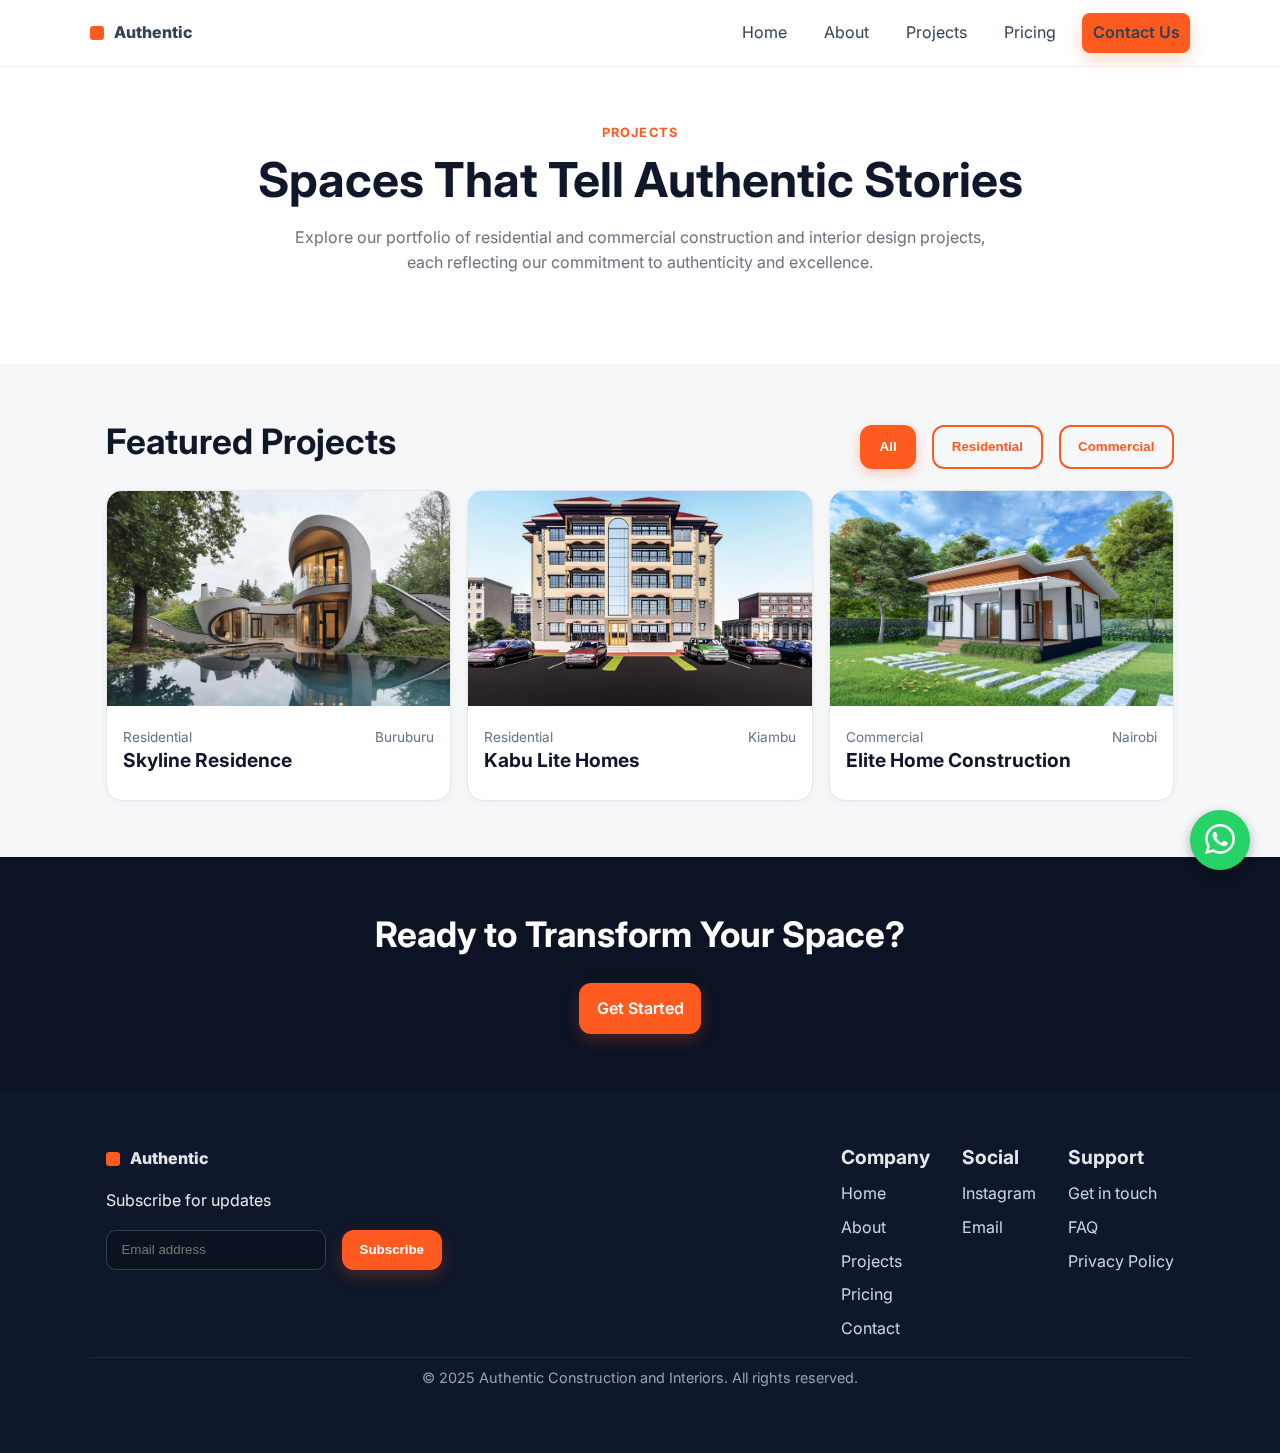
<file: projects.html>
<!DOCTYPE html>
<html lang="en">
  <head>
    <meta charset="utf-8" />
    <meta name="viewport" content="width=device-width, initial-scale=1" />
    <meta
      name="description"
      content="Explore Authentic Construction and Interiors' portfolio of residential and commercial projects. Quality design and construction delivered with authenticity."
    />
    <meta
      name="keywords"
      content="construction projects, interior design portfolio, residential projects, commercial buildings, Kenya projects, Nairobi"
    />
    <meta name="author" content="Authentic Construction and Interiors" />
    <meta name="theme-color" content="#ff5a1f" />

    <!-- Open Graph / Facebook -->
    <meta property="og:type" content="website" />
    <meta
      property="og:url"
      content="https://authenticcompanies.com/projects.html"
    />
    <meta property="og:title" content="Projects — Authentic Construction and Interiors" />
    <meta
      property="og:description"
      content="Spaces that tell authentic stories. View our portfolio of residential and commercial construction and interior design projects."
    />
    <meta
      property="og:image"
      content="https://authenticcompanies.com/images/projects-background.jpg"
    />

    <!-- Twitter -->
    <meta property="twitter:card" content="summary_large_image" />
    <meta
      property="twitter:url"
      content="https://authenticcompanies.com/projects.html"
    />
    <meta property="twitter:title" content="Projects — Authentic Construction and Interiors" />
    <meta
      property="twitter:description"
      content="Spaces that tell authentic stories. View our portfolio of residential and commercial construction and interior design projects."
    />
    <meta
      property="twitter:image"
      content="https://authenticcompanies.com/images/projects-background.jpg"
    />

    <title>Projects — Authentic Construction and Interiors</title>
    <link rel="stylesheet" href="styles.css" />
    <link rel="canonical" href="https://authenticcompanies.com/projects.html" />
  </head>
  <body>
    <header>
      <div class="container nav">
        <a class="brand" href="index.html"
          ><span class="dot"></span><span>Authentic</span></a
        >
        <nav class="links">
          <a href="index.html">Home</a>
          <a href="about.html">About</a>
          <a href="projects.html">Projects</a>
          <a href="pricing.html">Pricing</a>
          <a class="btn" href="contact.html">Contact Us</a>
        </nav>
        <button
          class="menu-btn"
          aria-label="Open Menu"
          aria-expanded="false"
          onclick="toggleMenu()"
        >
          <span></span>
          <span></span>
          <span></span>
        </button>
      </div>
      <div
        id="mobileMenu"
        class="container"
        style="display: none; padding-bottom: 0.75rem"
      >
        <div class="card" style="padding: 0.75rem">
          <a href="index.html" class="row"><span>Home</span></a>
          <a href="about.html" class="row"><span>About</span></a>
          <a href="projects.html" class="row"><span>Projects</span></a>
          <a href="pricing.html" class="row"><span>Pricing</span></a>
          <a href="contact.html" class="row"><span>Contact</span></a>
        </div>
      </div>
    </header>

    <section class="section projects-hero">
      <div class="container">
        <div class="text-center">
          <span class="kicker">Projects</span>
          <h1>Spaces That Tell Authentic Stories</h1>
          <p class="lead">
            Explore our portfolio of residential and commercial construction and interior design projects,
            each reflecting our commitment to authenticity and excellence.
          </p>
        </div>
      </div>
    </section>

    <section class="section alt">
      <div class="container">
        <div
          class="row"
          style="justify-content: space-between; align-items: center"
        >
          <h2>Featured Projects</h2>
          <div class="row">
            <button
              class="btn secondary active"
              onclick="filterCategory('all')"
              aria-pressed="true"
              aria-label="Show all projects"
            >
              All
            </button>
            <button
              class="btn secondary"
              onclick="filterCategory('residential')"
              aria-pressed="false"
              aria-label="Show residential projects only"
            >
              Residential
            </button>
            <button
              class="btn secondary"
              onclick="filterCategory('commercial')"
              aria-pressed="false"
              aria-label="Show commercial projects only"
            >
              Commercial
            </button>
          </div>
        </div>
        <div id="projectGrid" class="grid grid-3 mt-4 stagger-animation">
          <a
            class="card project-card animate-on-scroll"
            data-category="residential"
            data-animation="fade-in-up"
            href="skyline-residence.html"
          >
            <img src="images/house 1.jpg" />
            <div class="content">
              <div class="project-meta">
                <span>Residential</span><span>Buruburu</span>
              </div>
              <h3>Skyline Residence</h3>
            </div>
          </a>
          <a
            class="card project-card animate-on-scroll"
            data-category="residential"
            data-animation="fade-in-up"
            href="kabu-lite-homes.html"
          >
            <img src="images/house 2.jpg" alt="Kabu Lite Homes" />
            <div class="content">
              <div class="project-meta">
                <span>Residential</span><span>Kiambu</span>
              </div>
              <h3>Kabu Lite Homes</h3>
            </div>
          </a>
          <a
            class="card project-card animate-on-scroll"
            data-category="commercial"
            data-animation="fade-in-up"
            href="elite-home-construction.html"
          >
            <img src="images/house 3.jpg" />
            <div class="content">
              <div class="project-meta">
                <span>Commercial</span><span>Nairobi</span>
              </div>
              <h3>Elite Home Construction</h3>
            </div>
          </a>
        </div>

        <div id="loadMoreContainer" class="center mt-6" style="display: none;">
          <button class="btn secondary" onclick="paginate()">Load More</button>
        </div>
      </div>
    </section>

    <section class="section dark">
      <div class="container center">
        <h2>Ready to Transform Your Space?</h2>
        <a class="btn mt-4" href="contact.html">Get Started</a>
      </div>
    </section>

    <footer class="section">
      <div class="container grid">
        <div>
          <div class="brand"><span class="dot"></span><span>Authentic</span></div>
          <p class="mt-4">Subscribe for updates</p>
          <form
            class="row mt-2"
            onsubmit="event.preventDefault(); alert('Thanks for subscribing!')"
          >
            <input
              type="email"
              placeholder="Email address"
              required
              style="
                padding: 0.7rem 0.9rem;
                border: 1px solid #334155;
                border-radius: 0.6rem;
                min-width: 220px;
                background: #0b1220;
                color: #e2e8f0;
              "
            />
            <button class="btn" type="submit">Subscribe</button>
          </form>
        </div>
        <div>
          <h3>Company</h3>
          <div class="stack mt-2">
            <a href="index.html">Home</a>
            <a href="about.html">About</a>
            <a href="projects.html">Projects</a>
            <a href="pricing.html">Pricing</a>
            <a href="contact.html">Contact</a>
          </div>
        </div>
        <div>
          <h3>Social</h3>
          <div class="stack mt-2">
            <a href="https://instagram.com/authenticinteriors" target="_blank">Instagram</a>
            <a href="mailto:authenticcompanies@gmail.com">Email</a>
          </div>
        </div>
        <div>
          <h3>Support</h3>
          <div class="stack mt-2">
            <a href="contact.html">Get in touch</a>
            <a href="#">FAQ</a>
            <a href="#">Privacy Policy</a>
          </div>
        </div>
      </div>
      <div class="container subfooter">© 2025 Authentic Construction and Interiors. All rights reserved.</div>
    </footer>

    <!-- Floating WhatsApp Button -->
    <a href="https://wa.me/254758405988" target="_blank" class="whatsapp-float" style="
      position: fixed;
      width: 60px;
      height: 60px;
      bottom: 30px;
      right: 30px;
      background-color: #25d366;
      color: white;
      border-radius: 50px;
      text-align: center;
      font-size: 30px;
      box-shadow: 0 4px 12px rgba(0,0,0,0.3);
      z-index: 1000;
      display: flex;
      align-items: center;
      justify-content: center;
      transition: all 0.3s ease;
      text-decoration: none;
    " onmouseover="this.style.transform='scale(1.1)'" onmouseout="this.style.transform='scale(1)'">
      <svg width="30" height="30" viewBox="0 0 24 24" fill="currentColor" style="margin-top: -2px;">
        <path d="M17.472 14.382c-.297-.149-1.758-.867-2.03-.967-.273-.099-.471-.149-.67.15-.197.297-.767.966-.94 1.164-.173.199-.347.223-.644.074-.297-.149-1.255-.462-2.39-1.475-.883-.788-1.48-1.761-1.653-2.059-.173-.297-.018-.458.13-.606.134-.133.297-.347.446-.521.151-.172.2-.296.3-.495.099-.198.05-.372-.025-.521-.075-.148-.669-1.611-.916-2.206-.242-.579-.487-.501-.669-.51l-.57-.01c-.198 0-.52.074-.792.372s-1.04 1.016-1.04 2.479 1.065 2.876 1.213 3.074c.149.198 2.095 3.2 5.076 4.487.709.306 1.263.489 1.694.626.712.226 1.36.194 1.872.118.571-.085 1.758-.719 2.006-1.413.248-.695.248-1.29.173-1.414-.074-.123-.272-.198-.57-.347m-5.421 7.403h-.004a9.87 9.87 0 01-5.031-1.378l-.361-.214-3.741.982.998-3.648-.235-.374a9.86 9.86 0 01-1.51-5.26c.001-5.45 4.436-9.884 9.888-9.884 2.64 0 5.122 1.03 6.988 2.898a9.825 9.825 0 012.893 6.994c-.003 5.45-4.437 9.884-9.885 9.884m8.413-18.297A11.815 11.815 0 0012.05 0C5.495 0 .16 5.335.157 11.892c0 2.096.547 4.142 1.588 5.945L.057 24l6.305-1.654a11.882 11.882 0 005.683 1.448h.005c6.554 0 11.89-5.335 11.893-11.893a11.821 11.821 0 00-3.48-8.413Z"/>
      </svg>
      <span style="
        position: absolute;
        right: 70px;
        background-color: #333;
        color: white;
        padding: 8px 12px;
        border-radius: 6px;
        font-size: 14px;
        white-space: nowrap;
        opacity: 0;
        visibility: hidden;
        transition: all 0.3s ease;
        font-family: inherit;
      ">WhatsApp Us</span>
    </a>

    <style>
      .whatsapp-float:hover span {
        opacity: 1;
        visibility: visible;
      }
    </style>

    <script src="script.js"></script>
  </body>
</html>
</file>
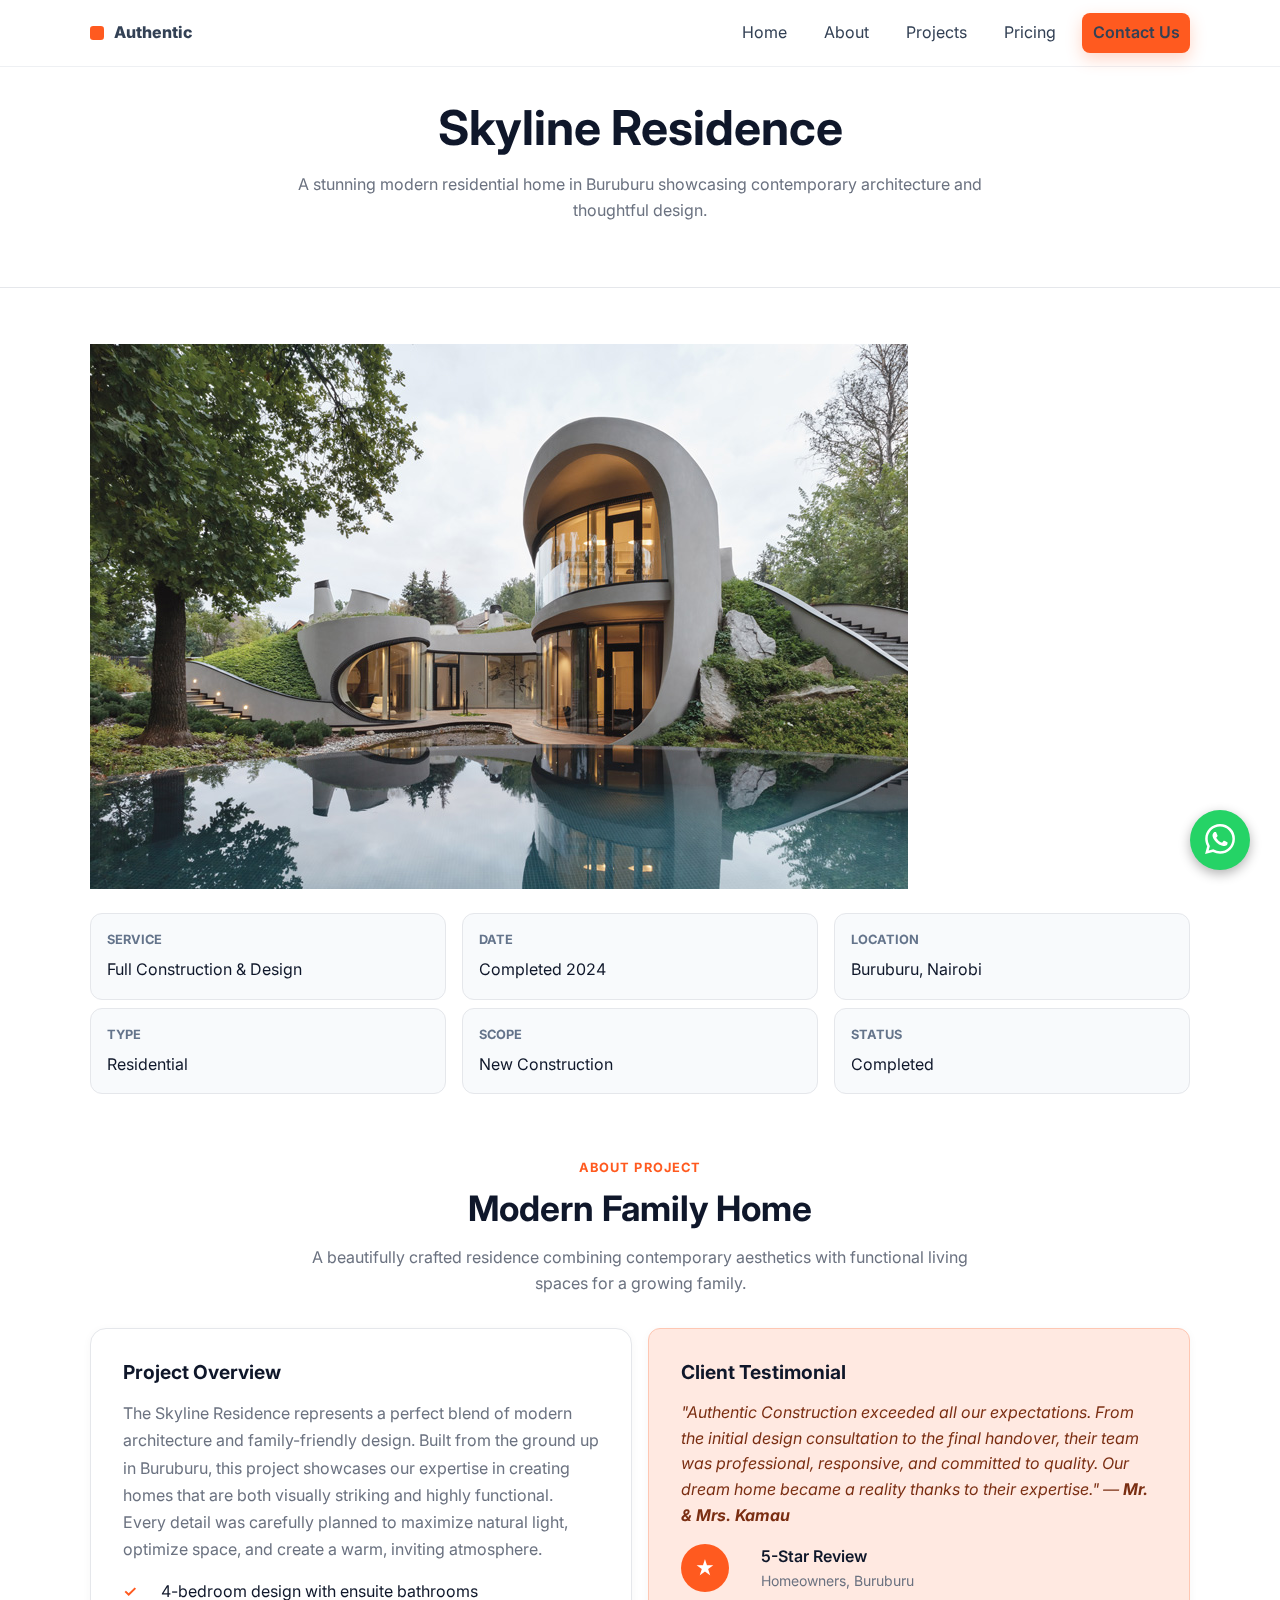
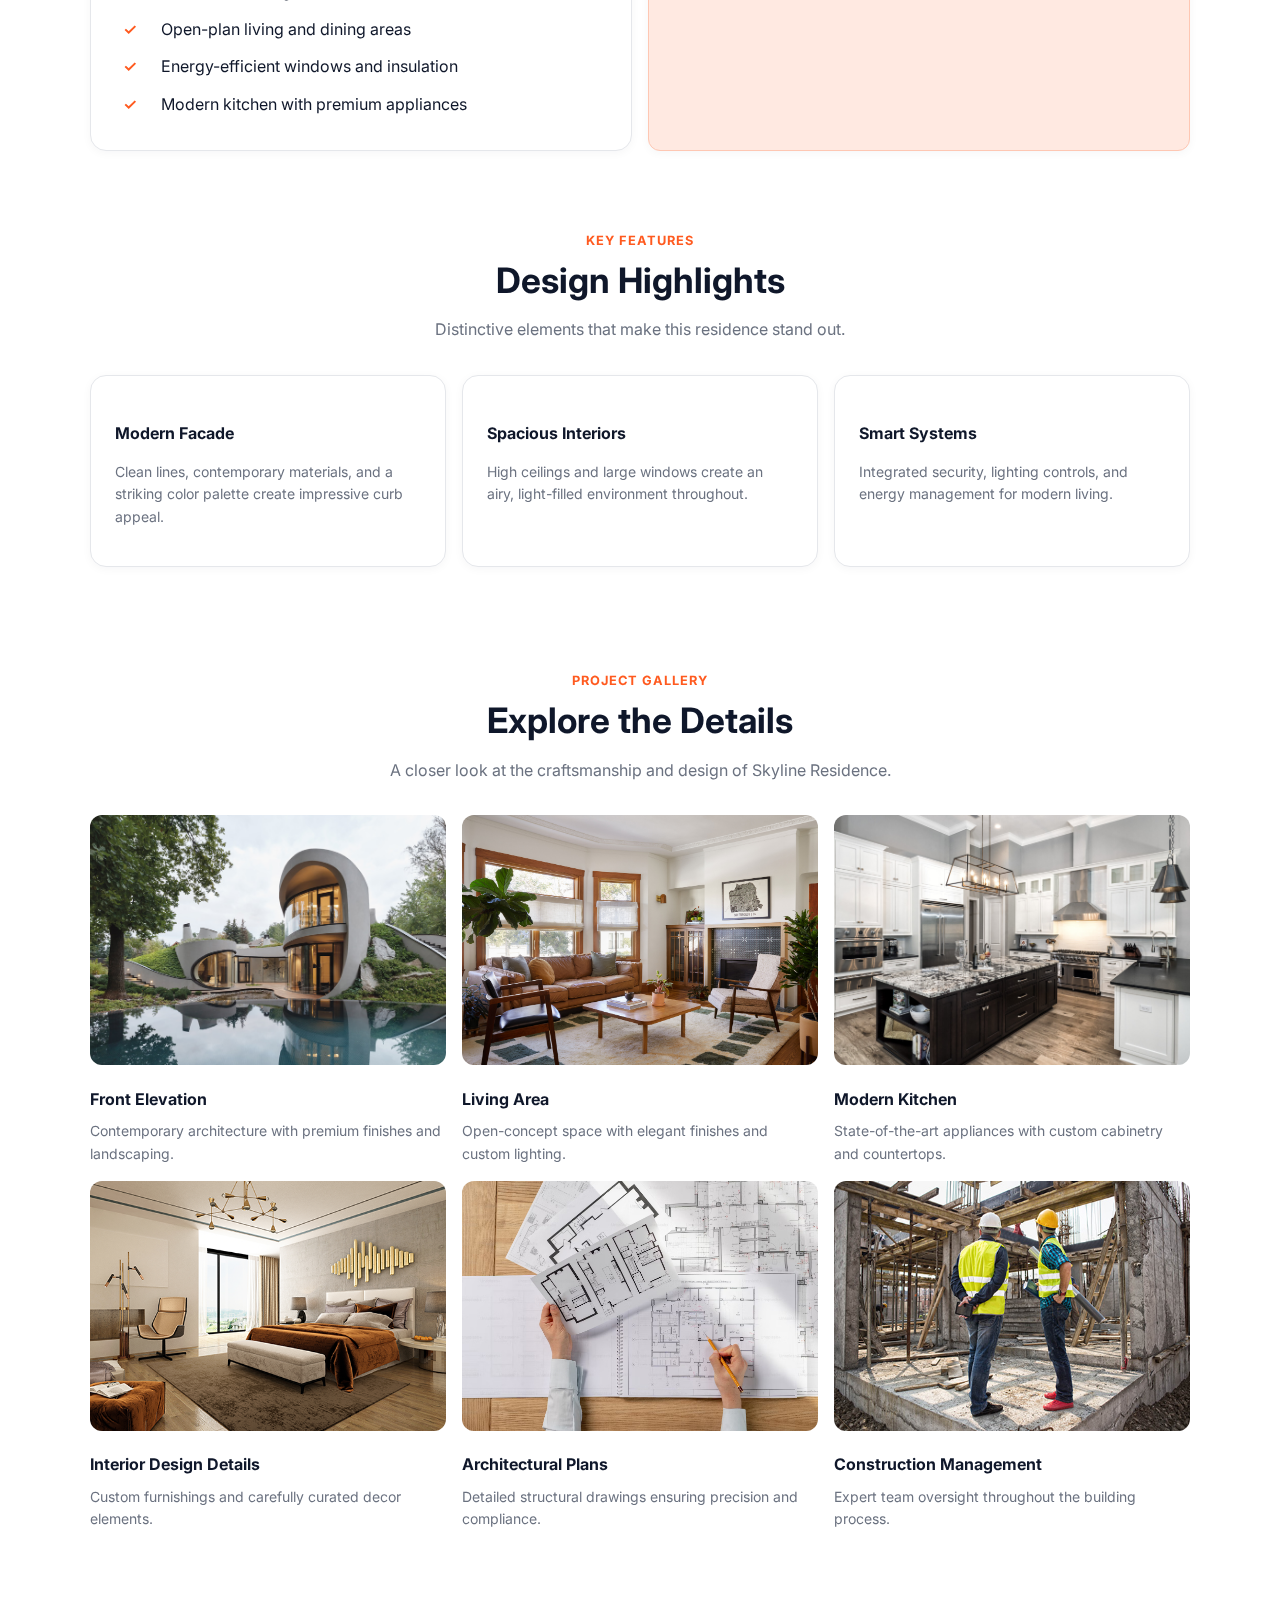
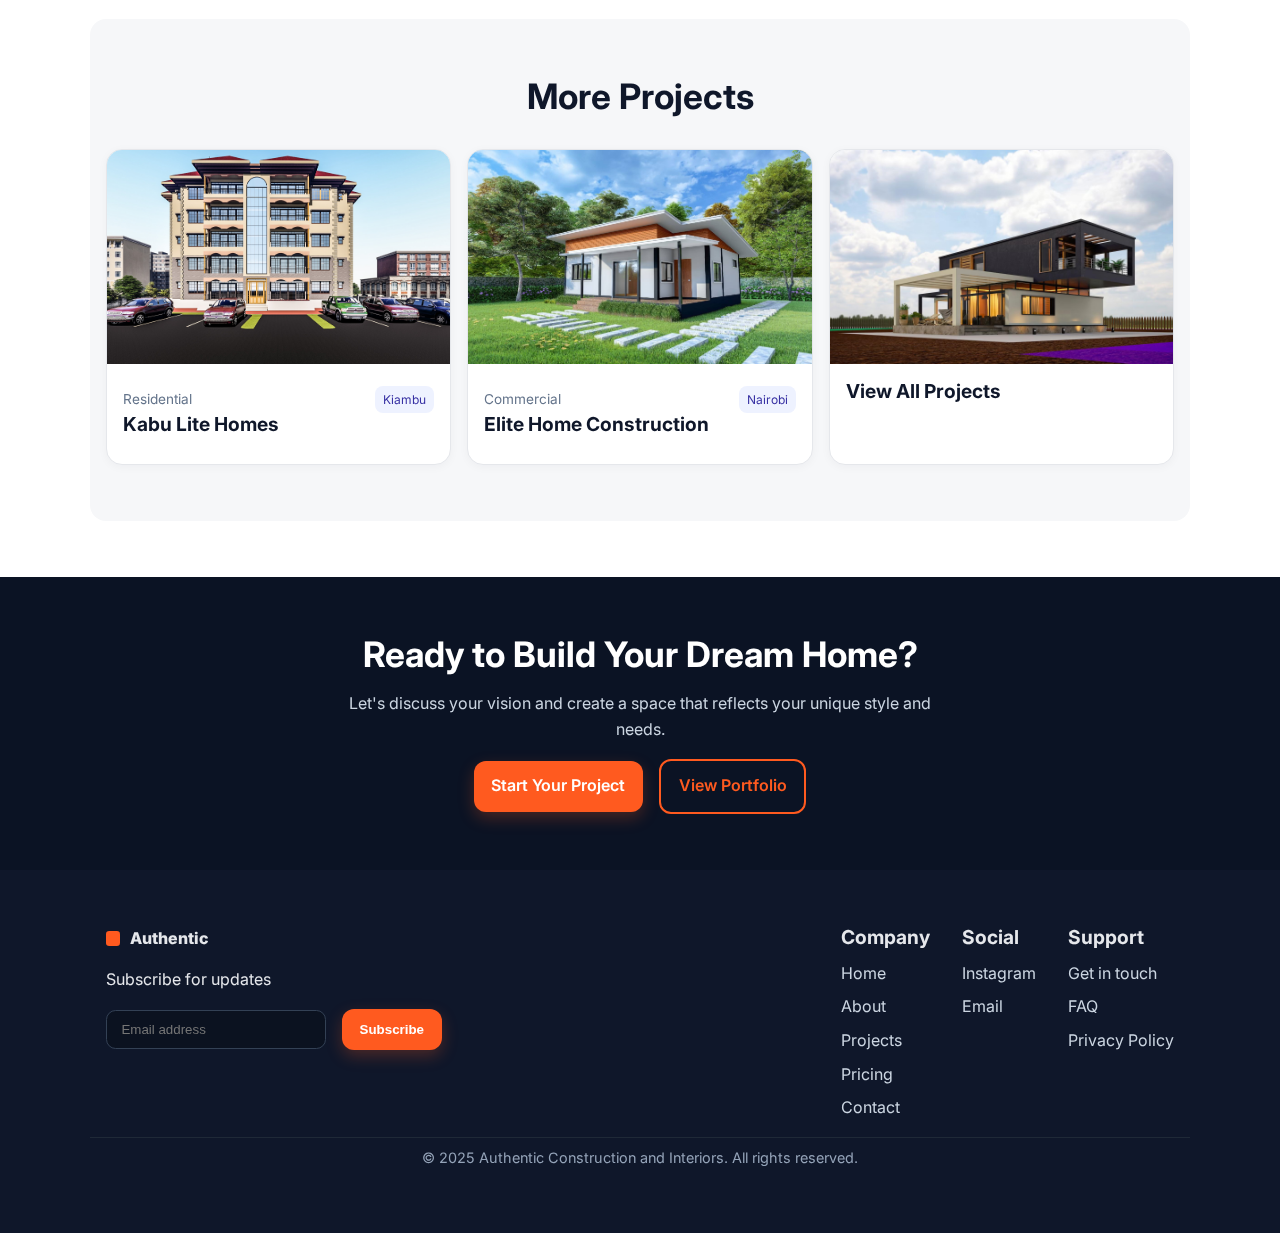
<file: skyline-residence.html>
<!DOCTYPE html>
<html lang="en">
  <head>
    <meta charset="utf-8" />
    <meta name="viewport" content="width=device-width, initial-scale=1" />
    <meta
      name="description"
      content="Skyline Residence - Modern residential construction project in Buruburu featuring contemporary design and quality finishes. Completed by Authentic Construction and Interiors."
    />
    <meta
      name="keywords"
      content="interior design, residential construction, modern home, Buruburu, Kenya, contemporary design, construction case study"
    />
    <meta name="author" content="Authentic Construction and Interiors" />
    <meta name="theme-color" content="#ff5a1f" />

    <!-- Open Graph / Facebook -->
    <meta property="og:type" content="article" />
    <meta
      property="og:url"
      content="https://authenticcompanies.com/skyline-residence.html"
    />
    <meta
      property="og:title"
      content="Skyline Residence — Authentic Construction and Interiors"
    />
    <meta
      property="og:description"
      content="Contemporary residential project in Buruburu featuring modern architecture and quality construction. Completed 2024."
    />
    <meta
      property="og:image"
      content="https://authenticcompanies.com/images/house 1.jpg"
    />

    <!-- Twitter -->
    <meta property="twitter:card" content="summary_large_image" />
    <meta
      property="twitter:url"
      content="https://authenticcompanies.com/skyline-residence.html"
    />
    <meta property="twitter:title" content="Skyline Residence — Authentic Construction and Interiors" />
    <meta
      property="twitter:description"
      content="Contemporary residential project in Buruburu featuring modern architecture and quality construction. Completed 2024."
    />
    <meta
      property="twitter:image"
      content="https://authenticcompanies.com/images/house 1.jpg"
    />

    <title>Skyline Residence — Authentic Construction and Interiors</title>
    <link rel="stylesheet" href="styles.css" />
    <link rel="canonical" href="https://authenticcompanies.com/skyline-residence.html" />
  </head>
  <body>
    <header>
      <div class="container nav">
        <a class="brand" href="index.html"
          ><span class="dot"></span><span>Authentic</span></a
        >
        <nav class="links">
          <a href="index.html">Home</a>
          <a href="about.html">About</a>
          <a href="projects.html">Projects</a>
          <a href="pricing.html">Pricing</a>
          <a class="btn" href="contact.html">Contact Us</a>
        </nav>
        <button
          class="menu-btn"
          aria-label="Open Menu"
          aria-expanded="false"
          onclick="toggleMenu()"
        >
          <span></span>
          <span></span>
          <span></span>
        </button>
      </div>
      <div
        id="mobileMenu"
        class="container"
        style="display: none; padding-bottom: 0.75rem"
      >
        <div class="card" style="padding: 0.75rem">
          <a href="index.html" class="row"><span>Home</span></a>
          <a href="about.html" class="row"><span>About</span></a>
          <a href="projects.html" class="row"><span>Projects</span></a>
          <a href="pricing.html" class="row"><span>Pricing</span></a>
          <a href="contact.html" class="row"><span>Contact</span></a>
        </div>
      </div>
    </header>

    <section class="hero-slim projects-hero">
      <div class="container text-center">
        <h1>Skyline Residence</h1>
        <p class="lead">
          A stunning modern residential home in Buruburu showcasing contemporary architecture and thoughtful design.
        </p>
      </div>
    </section>

    <section class="section container">
      <img
        src="images/house 1.jpg"
        alt="Skyline Residence - Buruburu"
        class="project-hero-image"
      />
      <div class="grid grid-3 mt-6 stagger-animation">
        <div class="meta animate-on-scroll" data-animation="fade-in-up">
          <strong>Service</strong><span>Full Construction & Design</span>
        </div>
        <div class="meta animate-on-scroll" data-animation="fade-in-up">
          <strong>Date</strong><span>Completed 2024</span>
        </div>
        <div class="meta animate-on-scroll" data-animation="fade-in-up">
          <strong>Location</strong><span>Buruburu, Nairobi</span>
        </div>
      </div>
      <div class="grid grid-3 mt-2">
        <div class="meta animate-on-scroll" data-animation="fade-in-up">
          <strong>Type</strong><span>Residential</span>
        </div>
        <div class="meta animate-on-scroll" data-animation="fade-in-up">
          <strong>Scope</strong><span>New Construction</span>
        </div>
        <div class="meta animate-on-scroll" data-animation="fade-in-up">
          <strong>Status</strong><span>Completed</span>
        </div>
      </div>

      <div class="text-center" style="margin-top: 4rem; margin-bottom: 2rem">
        <span class="kicker">About Project</span>
        <h2>Modern Family Home</h2>
        <p class="lead">
          A beautifully crafted residence combining contemporary aesthetics with functional living spaces for a growing family.
        </p>
      </div>

      <div class="grid grid-2 stagger-animation" style="margin-bottom: 3rem">
        <div
          class="card animate-on-scroll"
          data-animation="fade-in-up"
          style="padding: 2rem"
        >
          <h3 style="margin-bottom: 1rem; color: var(--ink)">
            Project Overview
          </h3>
          <p style="line-height: 1.7; color: var(--muted)">
            The Skyline Residence represents a perfect blend of modern architecture and family-friendly design. Built from the ground up in Buruburu, this project showcases our expertise in creating homes that are both visually striking and highly functional. Every detail was carefully planned to maximize natural light, optimize space, and create a warm, inviting atmosphere.
          </p>
          <div class="stack mt-4" style="gap: 0.75rem">
            <div class="row" style="align-items: center">
              <span style="color: var(--brand); font-weight: 600">✓</span>
              <span style="margin-left: 0.5rem">4-bedroom design with ensuite bathrooms</span>
            </div>
            <div class="row" style="align-items: center">
              <span style="color: var(--brand); font-weight: 600">✓</span>
              <span style="margin-left: 0.5rem">Open-plan living and dining areas</span>
            </div>
            <div class="row" style="align-items: center">
              <span style="color: var(--brand); font-weight: 600">✓</span>
              <span style="margin-left: 0.5rem">Energy-efficient windows and insulation</span>
            </div>
            <div class="row" style="align-items: center">
              <span style="color: var(--brand); font-weight: 600">✓</span>
              <span style="margin-left: 0.5rem">Modern kitchen with premium appliances</span>
            </div>
          </div>
        </div>
        <div
          class="card badge-box animate-on-scroll"
          data-animation="fade-in-up"
          style="padding: 2rem"
        >
          <h3 style="margin-bottom: 1rem; color: var(--ink)">
            Client Testimonial
          </h3>
          <p style="font-style: italic; line-height: 1.6; margin-bottom: 1rem">
            "Authentic Construction exceeded all our expectations. From the initial design consultation to the final handover, their team was professional, responsive, and committed to quality. Our dream home became a reality thanks to their expertise." — <strong>Mr. & Mrs. Kamau</strong>
          </p>
          <div class="row" style="align-items: center">
            <div
              style="
                width: 48px;
                height: 48px;
                background: var(--brand);
                border-radius: 50%;
                display: flex;
                align-items: center;
                justify-content: center;
                color: white;
                font-weight: 600;
                font-size: 1.2rem;
              "
            >
              ★
            </div>
            <div style="margin-left: 1rem">
              <div style="font-weight: 600; color: var(--ink)">
                5-Star Review
              </div>
              <div style="font-size: 0.875rem; color: var(--muted)">
                Homeowners, Buruburu
              </div>
            </div>
          </div>
        </div>
      </div>

      <div class="text-center" style="margin-top: 5rem; margin-bottom: 2rem">
        <span class="kicker">Key Features</span>
        <h2>Design Highlights</h2>
        <p class="lead">
          Distinctive elements that make this residence stand out.
        </p>
      </div>

      <div class="grid grid-3 stagger-animation" style="margin-bottom: 3rem">
        <div
          class="card animate-on-scroll"
          data-animation="fade-in-up"
          style="padding: 1.5rem"
        >
          <h4 style="margin-bottom: 0.75rem; color: var(--ink)">Modern Facade</h4>
          <p style="color: var(--muted); font-size: 0.875rem; line-height: 1.6">
            Clean lines, contemporary materials, and a striking color palette create impressive curb appeal.
          </p>
        </div>
        <div
          class="card animate-on-scroll"
          data-animation="fade-in-up"
          style="padding: 1.5rem"
        >
          <h4 style="margin-bottom: 0.75rem; color: var(--ink)">Spacious Interiors</h4>
          <p style="color: var(--muted); font-size: 0.875rem; line-height: 1.6">
            High ceilings and large windows create an airy, light-filled environment throughout.
          </p>
        </div>
        <div
          class="card animate-on-scroll"
          data-animation="fade-in-up"
          style="padding: 1.5rem"
        >
          <h4 style="margin-bottom: 0.75rem; color: var(--ink)">Smart Systems</h4>
          <p style="color: var(--muted); font-size: 0.875rem; line-height: 1.6">
            Integrated security, lighting controls, and energy management for modern living.
          </p>
        </div>
      </div>

      <section class="section container">
        <div class="text-center animate-on-scroll" data-animation="fade-in">
          <span class="kicker">Project Gallery</span>
          <h2>Explore the Details</h2>
          <p class="lead">
            A closer look at the craftsmanship and design of Skyline Residence.
          </p>
        </div>

        <div class="grid grid-3 mt-6 stagger-animation">
          <div class="animate-on-scroll" data-animation="fade-in-up">
            <img
              src="images/house 1.jpg"
              alt="Skyline Residence - Exterior"
              style="
                width: 100%;
                height: 250px;
                object-fit: cover;
                border-radius: 0.75rem;
                margin-bottom: 1rem;
              "
            />
            <h4 style="margin-bottom: 0.5rem">Front Elevation</h4>
            <p style="color: var(--muted); font-size: 0.875rem; margin: 0">
              Contemporary architecture with premium finishes and landscaping.
            </p>
          </div>

          <div class="animate-on-scroll" data-animation="fade-in-up">
            <img
              src="images/living room.jpg"
              alt="Skyline Residence - Living Room"
              style="
                width: 100%;
                height: 250px;
                object-fit: cover;
                border-radius: 0.75rem;
                margin-bottom: 1rem;
              "
            />
            <h4 style="margin-bottom: 0.5rem">Living Area</h4>
            <p style="color: var(--muted); font-size: 0.875rem; margin: 0">
              Open-concept space with elegant finishes and custom lighting.
            </p>
          </div>

          <div class="animate-on-scroll" data-animation="fade-in-up">
            <img
              src="images/kitchen.jpeg"
              alt="Skyline Residence - Kitchen"
              style="
                width: 100%;
                height: 250px;
                object-fit: cover;
                border-radius: 0.75rem;
                margin-bottom: 1rem;
              "
            />
            <h4 style="margin-bottom: 0.5rem">Modern Kitchen</h4>
            <p style="color: var(--muted); font-size: 0.875rem; margin: 0">
              State-of-the-art appliances with custom cabinetry and countertops.
            </p>
          </div>

          <div class="animate-on-scroll" data-animation="fade-in-up">
            <img
              src="images/interir design.png"
              alt="Skyline Residence - Interior Design"
              style="
                width: 100%;
                height: 250px;
                object-fit: cover;
                border-radius: 0.75rem;
                margin-bottom: 1rem;
              "
            />
            <h4 style="margin-bottom: 0.5rem">Interior Design Details</h4>
            <p style="color: var(--muted); font-size: 0.875rem; margin: 0">
              Custom furnishings and carefully curated decor elements.
            </p>
          </div>

          <div class="animate-on-scroll" data-animation="fade-in-up">
            <img
              src="images/Structural drawings.jpg"
              alt="Skyline Residence - Architectural Plans"
              style="
                width: 100%;
                height: 250px;
                object-fit: cover;
                border-radius: 0.75rem;
                margin-bottom: 1rem;
              "
            />
            <h4 style="margin-bottom: 0.5rem">Architectural Plans</h4>
            <p style="color: var(--muted); font-size: 0.875rem; margin: 0">
              Detailed structural drawings ensuring precision and compliance.
            </p>
          </div>

          <div class="animate-on-scroll" data-animation="fade-in-up">
            <img
              src="images/site-supervision.jpg"
              alt="Skyline Residence - Construction Phase"
              style="
                width: 100%;
                height: 250px;
                object-fit: cover;
                border-radius: 0.75rem;
                margin-bottom: 1rem;
              "
            />
            <h4 style="margin-bottom: 0.5rem">Construction Management</h4>
            <p style="color: var(--muted); font-size: 0.875rem; margin: 0">
              Expert team oversight throughout the building process.
            </p>
          </div>
        </div>
      </section>

      <section
        class="section alt"
        style="margin-top: 2rem; border-radius: 1rem"
      >
        <div class="container">
          <div class="text-center" style="margin-bottom: 2rem">
            <h2>More Projects</h2>
          </div>
          <div class="grid grid-3 mt-4">
            <a class="card project-card" href="kabu-lite-homes.html">
              <img src="images/house 2.jpg" alt="Kabu Lite Homes" />
              <div class="content">
                <div class="project-meta">
                  <span>Residential</span><span class="tag">Kiambu</span>
                </div>
                <h3>Kabu Lite Homes</h3>
              </div>
            </a>
            <a class="card project-card" href="elite-home-construction.html">
              <img src="images/house 3.jpg" alt="Elite Home Construction" />
              <div class="content">
                <div class="project-meta">
                  <span>Commercial</span><span class="tag">Nairobi</span>
                </div>
                <h3>Elite Home Construction</h3>
              </div>
            </a>
            <a class="card project-card" href="projects.html">
              <img src="images/hero.jpeg" alt="View All Projects" />
              <div class="content"><h3>View All Projects</h3></div>
            </a>
          </div>
        </div>
      </section>
    </section>

    <section class="section dark">
      <div class="container center">
        <h2>Ready to Build Your Dream Home?</h2>
        <p class="lead">
          Let's discuss your vision and create a space that reflects your unique style and needs.
        </p>
        <div class="row" style="justify-content: center; margin-top: 1rem">
          <a class="btn" href="contact.html">Start Your Project</a>
          <a class="btn secondary" href="projects.html">View Portfolio</a>
        </div>
      </div>
    </section>

    <footer class="section">
      <div class="container grid">
        <div>
          <div class="brand"><span class="dot"></span><span>Authentic</span></div>
          <p class="mt-4">Subscribe for updates</p>
          <form
            class="row mt-2"
            onsubmit="event.preventDefault(); alert('Thanks for subscribing!')"
          >
            <input
              type="email"
              placeholder="Email address"
              required
              style="
                padding: 0.7rem 0.9rem;
                border: 1px solid #334155;
                border-radius: 0.6rem;
                min-width: 220px;
                background: #0b1220;
                color: #e2e8f0;
              "
            />
            <button class="btn" type="submit">Subscribe</button>
          </form>
        </div>
        <div>
          <h3>Company</h3>
          <div class="stack mt-2">
            <a href="index.html">Home</a>
            <a href="about.html">About</a>
            <a href="projects.html">Projects</a>
            <a href="pricing.html">Pricing</a>
            <a href="contact.html">Contact</a>
          </div>
        </div>
        <div>
          <h3>Social</h3>
          <div class="stack mt-2">
            <a href="https://instagram.com/authenticinteriors" target="_blank">Instagram</a>
            <a href="mailto:authenticcompanies@gmail.com">Email</a>
          </div>
        </div>
        <div>
          <h3>Support</h3>
          <div class="stack mt-2">
            <a href="contact.html">Get in touch</a>
            <a href="#">FAQ</a>
            <a href="#">Privacy Policy</a>
          </div>
        </div>
      </div>
      <div class="container subfooter">© 2025 Authentic Construction and Interiors. All rights reserved.</div>
    </footer>

    <!-- Floating WhatsApp Button -->
    <a href="https://wa.me/254758405988" target="_blank" class="whatsapp-float" style="
      position: fixed;
      width: 60px;
      height: 60px;
      bottom: 30px;
      right: 30px;
      background-color: #25d366;
      color: white;
      border-radius: 50px;
      text-align: center;
      font-size: 30px;
      box-shadow: 0 4px 12px rgba(0,0,0,0.3);
      z-index: 1000;
      display: flex;
      align-items: center;
      justify-content: center;
      transition: all 0.3s ease;
      text-decoration: none;
    " onmouseover="this.style.transform='scale(1.1)'" onmouseout="this.style.transform='scale(1)'">
      <svg width="30" height="30" viewBox="0 0 24 24" fill="currentColor" style="margin-top: -2px;">
        <path d="M17.472 14.382c-.297-.149-1.758-.867-2.03-.967-.273-.099-.471-.149-.67.15-.197.297-.767.966-.94 1.164-.173.199-.347.223-.644.074-.297-.149-1.255-.462-2.39-1.475-.883-.788-1.48-1.761-1.653-2.059-.173-.297-.018-.458.13-.606.134-.133.297-.347.446-.521.151-.172.2-.296.3-.495.099-.198.05-.372-.025-.521-.075-.148-.669-1.611-.916-2.206-.242-.579-.487-.501-.669-.51l-.57-.01c-.198 0-.52.074-.792.372s-1.04 1.016-1.04 2.479 1.065 2.876 1.213 3.074c.149.198 2.095 3.2 5.076 4.487.709.306 1.263.489 1.694.626.712.226 1.36.194 1.872.118.571-.085 1.758-.719 2.006-1.413.248-.695.248-1.29.173-1.414-.074-.123-.272-.198-.57-.347m-5.421 7.403h-.004a9.87 9.87 0 01-5.031-1.378l-.361-.214-3.741.982.998-3.648-.235-.374a9.86 9.86 0 01-1.51-5.26c.001-5.45 4.436-9.884 9.888-9.884 2.64 0 5.122 1.03 6.988 2.898a9.825 9.825 0 012.893 6.994c-.003 5.45-4.437 9.884-9.885 9.884m8.413-18.297A11.815 11.815 0 0012.05 0C5.495 0 .16 5.335.157 11.892c0 2.096.547 4.142 1.588 5.945L.057 24l6.305-1.654a11.882 11.882 0 005.683 1.448h.005c6.554 0 11.89-5.335 11.893-11.893a11.821 11.821 0 00-3.48-8.413Z"/>
      </svg>
      <span style="
        position: absolute;
        right: 70px;
        background-color: #333;
        color: white;
        padding: 8px 12px;
        border-radius: 6px;
        font-size: 14px;
        white-space: nowrap;
        opacity: 0;
        visibility: hidden;
        transition: all 0.3s ease;
        font-family: inherit;
      ">WhatsApp Us</span>
    </a>

    <style>
      .whatsapp-float:hover span {
        opacity: 1;
        visibility: visible;
      }
    </style>

    <script src="script.js"></script>
  </body>
</html>
</file>
<file: styles.css>
@import url("https://fonts.googleapis.com/css2?family=Inter:wght@400;600;700;800&display=swap");

:root {
  --brand: #ff5a1f;
  --ink: #0f172a;
  --muted: #6b7280;
  --bg: #ffffff;
  --card: #0b1324;
  --accent: #e2e8f0;
}
* {
  box-sizing: border-box;
}
html,
body {
  margin: 0;
  padding: 0;
}
body {
  font-family: "Inter", ui-sans-serif, system-ui, -apple-system, sans-serif;
  color: var(--ink);
  background: var(--bg);
  line-height: 1.6;
  -webkit-font-smoothing: antialiased;
  -moz-osx-font-smoothing: grayscale;
}
a {
  color: inherit;
  text-decoration: none;
}
img {
  max-width: 100%;
  display: block;
}
.container {
  max-width: 1100px;
  margin: 0 auto;
  padding: 0 1rem;
}
.container-wide {
  max-width: 1280px;
  margin: 0 auto;
  padding: 0 1rem;
}
.btn {
  display: inline-flex;
  align-items: center;
  gap: 0.5rem;
  background: var(--brand);
  color: white;
  border: none;
  border-radius: 0.75rem;
  padding: 0.8rem 1.1rem;
  font-weight: 600;
  cursor: pointer;
  transition: 0.2s;
  box-shadow: 0 6px 16px rgba(255, 90, 31, 0.25);
}
.btn.secondary {
  background: transparent;
  color: var(--brand);
  border: 2px solid var(--brand);
  box-shadow: none;
}
.btn.secondary.active {
  background: var(--brand);
  color: white;
  box-shadow: 0 4px 12px rgba(255, 90, 31, 0.3);
  font-weight: 600;
}
.btn.secondary:hover {
  transform: translateY(-1px);
}
.btn.secondary.active:hover {
  transform: translateY(-1px);
  background: #e54a1a;
  box-shadow: 0 6px 16px rgba(255, 90, 31, 0.4);
}
.badge {
  font-size: 0.75rem;
  padding: 0.25rem 0.6rem;
  border-radius: 999px;
  background: #ffe9e1;
  color: #a83a12;
  display: inline-block;
  font-weight: 600;
}
.section {
  padding: 56px 0;
}
.section.dark {
  background: var(--card);
  color: white;
}
.section.dark .lead {
  color: #cbd5e1;
}
.section.alt {
  background: #f6f7f9;
}
h1,
h2,
h3 {
  line-height: 1.2;
  margin: 0 0 12px;
}
h1 {
  font-size: clamp(2rem, 4vw, 3rem);
}
h2 {
  font-size: clamp(1.6rem, 3vw, 2.2rem);
}
h3 {
  font-size: 1.2rem;
}
.lead {
  color: var(--muted);
  max-width: 60ch;
}
.grid {
  display: grid;
  gap: 1rem;
}
.grid-3 {
  grid-template-columns: repeat(3, 1fr);
}
.grid-4 {
  grid-template-columns: repeat(4, 1fr);
}
.grid-2 {
  grid-template-columns: repeat(2, 1fr);
}
.card {
  background: white;
  border: 1px solid #e5e7eb;
  border-radius: 1rem;
  overflow: hidden;
  box-shadow: 0 2px 10px rgba(15, 23, 42, 0.04);
  transition: all 0.3s ease;
}
.card:hover {
  transform: translateY(-4px);
  box-shadow: 0 8px 25px rgba(15, 23, 42, 0.12);
  border-color: var(--brand);
}
.card.dark {
  background: #101a33;
  border-color: #1f2a44;
  color: white;
}
.card.dark:hover {
  background: #131f3d;
  border-color: var(--brand);
}
.card .content {
  padding: 1rem;
}
.stat {
  display: flex;
  flex-direction: column;
  gap: 0.25rem;
  padding: 1rem;
  border: 1px solid #e5e7eb;
  border-radius: 0.75rem;
  background: white;
}
.stat .big {
  font-size: 1.6rem;
  font-weight: 800;
}
.kicker {
  color: var(--brand);
  font-weight: 700;
  letter-spacing: 0.08em;
  text-transform: uppercase;
  font-size: 0.8rem;
}

/*** Header ***/
header {
  position: sticky;
  top: 0;
  z-index: 50;
  background: rgba(255, 255, 255, 0.9);
  backdrop-filter: saturate(180%) blur(8px);
  border-bottom: 1px solid #eef0f3;
}
.nav {
  display: flex;
  align-items: center;
  justify-content: space-between;
  padding: 0.8rem 0;
  gap: 1rem;
}
.brand {
  display: flex;
  align-items: center;
  gap: 0.6rem;
  font-weight: 800;
}
.brand .dot {
  width: 0.9rem;
  height: 0.9rem;
  background: var(--brand);
  border-radius: 0.2rem;
}
.nav a {
  color: #334155;
}
.nav .links {
  display: flex;
  gap: 1rem;
  align-items: center;
}
.nav .links a {
  padding: 0.45rem 0.65rem;
  border-radius: 0.5rem;
}
.nav .links a.active,
.nav .links a:hover {
  background: #f0f2f6;
}
.menu-btn {
  display: none;
  background: transparent;
  border: none;
  cursor: pointer;
  padding: 0.5rem;
  position: relative;
  width: 2.5rem;
  height: 2.5rem;
  transition: all 0.3s ease;
}

.menu-btn span {
  display: block;
  position: absolute;
  height: 2px;
  width: 1.5rem;
  background: var(--ink);
  border-radius: 2px;
  opacity: 1;
  left: 0.5rem;
  transform: rotate(0deg);
  transition: all 0.25s ease-in-out;
}

.menu-btn span:nth-child(1) {
  top: 0.75rem;
}

.menu-btn span:nth-child(2) {
  top: 1.25rem;
}

.menu-btn span:nth-child(3) {
  top: 1.75rem;
}

.menu-btn:hover span {
  background: var(--brand);
}

.menu-btn.active span:nth-child(1) {
  top: 1.25rem;
  transform: rotate(135deg);
}

.menu-btn.active span:nth-child(2) {
  opacity: 0;
  left: -3rem;
}

.menu-btn.active span:nth-child(3) {
  top: 1.25rem;
  transform: rotate(-135deg);
}

/*** Hero ***/
.hero {
  min-height: 80vh;
  display: grid;
  align-items: center;
  background-image: linear-gradient(rgba(0, 0, 0, 0.55), rgba(0, 0, 0, 0.55)),
    url("images/hero.jpeg");
  background-size: cover;
  background-position: center;
  color: white;
  border-bottom: 1px solid #e5e7eb;
}
.hero .inner {
  padding: 80px 0;
  text-align: center;
  max-width: 800px;
  margin: 0 auto;
}
.hero .badge {
  margin-bottom: 2.5rem;
  background: rgba(255, 255, 255, 0.15);
  backdrop-filter: blur(10px);
  border: 1px solid rgba(255, 255, 255, 0.3);
  color: white;
}
.hero h1 {
  margin-bottom: 1rem;
  line-height: 1.15;
  text-shadow: 0 2px 12px rgba(0, 0, 0, 0.5);
  font-weight: 800;
  font-size: clamp(2.5rem, 5vw, 3.5rem);
}
.hero .lead {
  margin: 0 auto 3rem;
  font-size: 1.3rem;
  line-height: 1.7;
  text-shadow: 0 1px 8px rgba(0, 0, 0, 0.5);
  color: #f1f5f9;
}
.hero .cta {
  display: flex;
  gap: 1rem;
  margin-top: 5rem;
  flex-wrap: wrap;
  justify-content: center;
}
.hero .cta .btn {
  box-shadow: 0 4px 12px rgba(0, 0, 0, 0.4);
}
.hero .cta .btn.secondary {
  background: rgba(255, 255, 255, 0.15);
  backdrop-filter: blur(10px);
  border: 1px solid rgba(255, 255, 255, 0.3);
  color: white;
}
.hero .cta .btn.secondary:hover {
  background: rgba(255, 255, 255, 0.25);
  border-color: rgba(255, 255, 255, 0.5);
}

/*** Featured Projects strip ***/
.featured-strip {
  background: #0f1a30;
  color: white;
  border-radius: 1rem;
  padding: 1rem;
}
.project-card {
  display: flex;
  flex-direction: column;
  height: 100%;
}
.project-card img {
  aspect-ratio: 16/10;
  object-fit: cover;
}
.project-meta {
  display: flex;
  justify-content: space-between;
  align-items: center;
  color: #64748b;
  font-size: 0.85rem;
  margin-top: 0.35rem;
}
.tag {
  font-size: 0.75rem;
  background: #eef2ff;
  color: #3730a3;
  padding: 0.25rem 0.5rem;
  border-radius: 0.5rem;
}

/*** Work steps ***/
.steps {
  counter-reset: step;
}
.step {
  display: flex;
  gap: 1rem;
  align-items: flex-start;
  padding: 1rem;
  border: 1px dashed #e5e7eb;
  border-radius: 0.75rem;
  background: white;
}
.step::before {
  counter-increment: step;
  content: counter(step, decimal-leading-zero);
  font-weight: 900;
  color: var(--brand);
  background: #fff1ec;
  border: 1px solid #fec7b3;
  border-radius: 0.6rem;
  padding: 0.25rem 0.5rem;
  margin-top: 0.2rem;
}

/*** Footer ***/
footer {
  background: #0f172a;
  color: #e5e7eb;
}
footer .grid {
  grid-template-columns: 1fr auto auto auto;
  gap: 2rem;
}
footer a {
  color: #cbd5e1;
}
footer a:hover {
  color: var(--brand);
}
.subfooter {
  border-top: 1px solid #1f2937;
  margin-top: 1rem;
  padding: 0.5rem 0;
  color: #94a3b8;
  font-size: 0.9rem;
  text-align: center;
}

/*** Project pages ***/
.hero-slim {
  padding: 2rem 0;
  border-bottom: 1px solid #e5e7eb;
}
.meta-grid {
  display: grid;
  grid-template-columns: repeat(4, 1fr);
  gap: 1rem;
}
.meta {
  background: #f8fafc;
  border: 1px solid #e5e7eb;
  border-radius: 0.75rem;
  padding: 1rem;
}
.meta strong {
  display: block;
  font-size: 0.8rem;
  color: #64748b;
  text-transform: uppercase;
  margin-bottom: 0.4rem;
}
.gallery {
  display: grid;
  grid-template-columns: repeat(4, 1fr);
  gap: 0.5rem;
}
.gallery div {
  background: #e5e7eb;
  aspect-ratio: 1/1;
  border-radius: 0.5rem;
}
.badge-box {
  background: #ffe9e1;
  color: #7a2e12;
  border: 1px solid #fec7b3;
  padding: 1rem;
  border-radius: 0.75rem;
}

/*** Tables & utilities ***/
.table {
  width: 100%;
  border-collapse: collapse;
}
.table td,
.table th {
  padding: 0.6rem;
  border-bottom: 1px solid #e5e7eb;
  text-align: left;
}
.center {
  text-align: center;
}
.center h2,
.center .lead,
.center p {
  margin-left: auto;
  margin-right: auto;
}
.center .lead {
  max-width: 600px;
}
.text-center {
  text-align: center;
  margin-bottom: 2rem;
}
.text-center h2,
.text-center .lead,
.text-center p {
  margin-left: auto;
  margin-right: auto;
}
.text-center .lead {
  max-width: 700px;
}
.text-center .kicker {
  display: block;
  margin-bottom: 0.5rem;
}
.text-center h1,
.text-center h2 {
  margin-bottom: 0.75rem;
}
.mt-2 {
  margin-top: 0.5rem;
}
.mt-4 {
  margin-top: 1rem;
}
.mt-6 {
  margin-top: 1.5rem;
}
.mt-8 {
  margin-top: 2rem;
}
.mb-2 {
  margin-bottom: 0.5rem;
}
.mb-4 {
  margin-bottom: 1rem;
}
.mb-8 {
  margin-bottom: 2rem;
}
.stack {
  display: flex;
  flex-direction: column;
  gap: 0.5rem;
}
.row {
  display: flex;
  gap: 1rem;
  align-items: center;
  flex-wrap: wrap;
}
hr {
  border: none;
  border-top: 1px solid #e5e7eb;
  margin: 1.5rem 0;
}

/*** Responsive ***/
@media (max-width: 900px) {
  .grid-3,
  .grid-4 {
    grid-template-columns: 1fr 1fr;
  }
  .meta-grid {
    grid-template-columns: 1fr 1fr;
  }
  footer .grid {
    grid-template-columns: 1fr 1fr;
  }
  .hero {
    min-height: 70vh;
  }
  .hero .inner {
    padding: 90px 0;
  }
  .hero-slim {
    padding: 2.5rem 0;
  }
  .hero-slim h1 {
    font-size: 2rem;
    margin-bottom: 0.875rem;
  }
  .hero-slim .lead {
    font-size: 1.05rem;
  }
  .gallery {
    grid-template-columns: repeat(3, 1fr);
    gap: 0.6rem;
    margin: 0 1rem;
  }
  .meta {
    padding: 1rem;
  }
  .badge-box {
    padding: 0.875rem;
  }
  .text-center {
    padding: 0 2rem;
  }
  .text-center h2 {
    font-size: 1.75rem;
  }
  .text-center .lead {
    font-size: 1rem;
  }
  .text-center[style*="margin-top: 4rem"] {
    margin-top: 3rem !important;
    margin-bottom: 1.75rem !important;
  }
  .text-center[style*="margin-top: 5rem"] {
    margin-top: 4rem !important;
    margin-bottom: 1.75rem !important;
  }
  .grid.grid-2[style*="margin-bottom: 3rem"] {
    margin-bottom: 2.5rem !important;
  }
  .gallery[style*="margin-bottom: 4rem"] {
    margin-bottom: 3rem !important;
  }
}
@media (max-width: 640px) {
  .grid-2,
  .grid-3,
  .grid-4 {
    grid-template-columns: 1fr;
  }
  .meta-grid {
    grid-template-columns: 1fr;
  }
  footer .grid {
    grid-template-columns: 1fr;
    gap: 2rem;
    text-align: center;
  }
  footer .grid > div:first-child {
    display: flex;
    flex-direction: column;
    align-items: center;
  }
  footer .grid > div:first-child .row {
    justify-content: center;
  }
  .hero {
    min-height: 85vh;
  }
  .hero .inner {
    padding: 60px 0;
  }
  .hero .badge {
    margin-bottom: 2.5rem;
  }
  .hero h1 {
    margin-bottom: 1.5rem;
    font-size: 2.25rem;
  }
  .hero .lead {
    margin-bottom: 3rem;
    font-size: 1.15rem;
  }
  .hero .cta {
    margin-top: 3rem;
    gap: 1rem;
    flex-direction: column;
    align-items: center;
  }
  .hero-slim {
    padding: 1.5rem 0;
  }
  .hero-slim h1 {
    font-size: 1.5rem;
    margin-bottom: 0.75rem;
  }
  .hero-slim .lead {
    font-size: 0.95rem;
  }
  .gallery {
    grid-template-columns: repeat(2, 1fr);
    gap: 0.5rem;
    margin: 0 1rem;
  }
  .meta {
    padding: 0.75rem;
  }
  .badge-box {
    padding: 0.75rem;
    font-size: 0.9rem;
  }
  .text-center {
    margin-bottom: 1.5rem;
    padding: 0 1rem;
  }
  .text-center h2 {
    font-size: 1.5rem;
    margin-bottom: 0.75rem;
  }
  .text-center .lead {
    font-size: 0.95rem;
    margin-bottom: 0.5rem;
  }
  .text-center .kicker {
    font-size: 0.75rem;
    margin-bottom: 0.75rem;
  }
  .grid.grid-2 {
    gap: 1rem;
    margin: 0 1rem;
  }
  .grid.grid-2 .card {
    padding: 1.5rem !important;
  }
  .grid.grid-2 .card h3 {
    font-size: 1.125rem;
    margin-bottom: 0.875rem;
  }
  .grid.grid-2 .card p {
    font-size: 0.9rem;
    line-height: 1.6;
  }
  .grid.grid-2 .card .stack {
    gap: 0.625rem;
  }
  .grid.grid-2 .card .row {
    font-size: 0.875rem;
  }
  .text-center[style*="margin-top: 4rem"] {
    margin-top: 2.5rem !important;
    margin-bottom: 1.5rem !important;
  }
  .text-center[style*="margin-top: 5rem"] {
    margin-top: 3rem !important;
    margin-bottom: 1.5rem !important;
  }
  .grid.grid-2[style*="margin-bottom: 3rem"] {
    margin-bottom: 2rem !important;
  }
  .gallery[style*="margin-bottom: 4rem"] {
    margin-bottom: 2.5rem !important;
  }
  .grid.grid-3 {
    margin: 0 1rem;
    gap: 1rem;
  }
  .grid.grid-3 .card {
    margin-bottom: 0;
  }
  .grid.grid-4 {
    margin: 0 1rem;
    gap: 1rem;
  }
  .grid.grid-4 .stat {
    padding: 1rem;
    text-align: center;
  }
  .section {
    padding-left: 1rem;
    padding-right: 1rem;
  }
  .section.container {
    padding-left: 0;
    padding-right: 0;
  }
  .section.container .grid.grid-3 {
    margin: 0 1rem;
  }
  .section.dark .row {
    margin: 0 1rem;
    flex-direction: column;
    text-align: center;
    gap: 1rem;
  }
  .section.dark .row h2 {
    margin-bottom: 0;
  }
  .section.center {
    padding-left: 1rem;
    padding-right: 1rem;
  }
  .section.center .row {
    margin: 0;
  }
  .section.alt {
    padding-left: 1rem;
    padding-right: 1rem;
  }
  .section.alt .container {
    padding-left: 0;
    padding-right: 0;
  }
  .section.alt .grid.grid-3 {
    margin: 0 1rem;
  }
  .section.container > img:first-child {
    aspect-ratio: 1/1;
    object-fit: cover;
    margin: 0 1rem 1rem 1rem;
    width: calc(100% - 2rem);
  }
  .nav {
    padding-left: 1rem;
    padding-right: 1rem;
  }
  .nav .links {
    display: none;
  }
  .menu-btn {
    display: block;
  }
  #mobileMenu {
    margin-top: 0.5rem;
    animation: slideDown 0.3s ease-out;
  }
  #mobileMenu .card {
    border-radius: 0.75rem;
    box-shadow: 0 4px 12px rgba(0, 0, 0, 0.1);
  }
  #mobileMenu a {
    padding: 0.875rem 1rem;
    border-radius: 0.5rem;
    transition: all 0.2s ease;
    font-weight: 500;
  }
  #mobileMenu a:hover {
    background: var(--brand);
    color: white;
    transform: translateX(4px);
  }
  @keyframes slideDown {
    from {
      opacity: 0;
      transform: translateY(-10px);
    }
    to {
      opacity: 1;
      transform: translateY(0);
    }
  }
}
</file>
